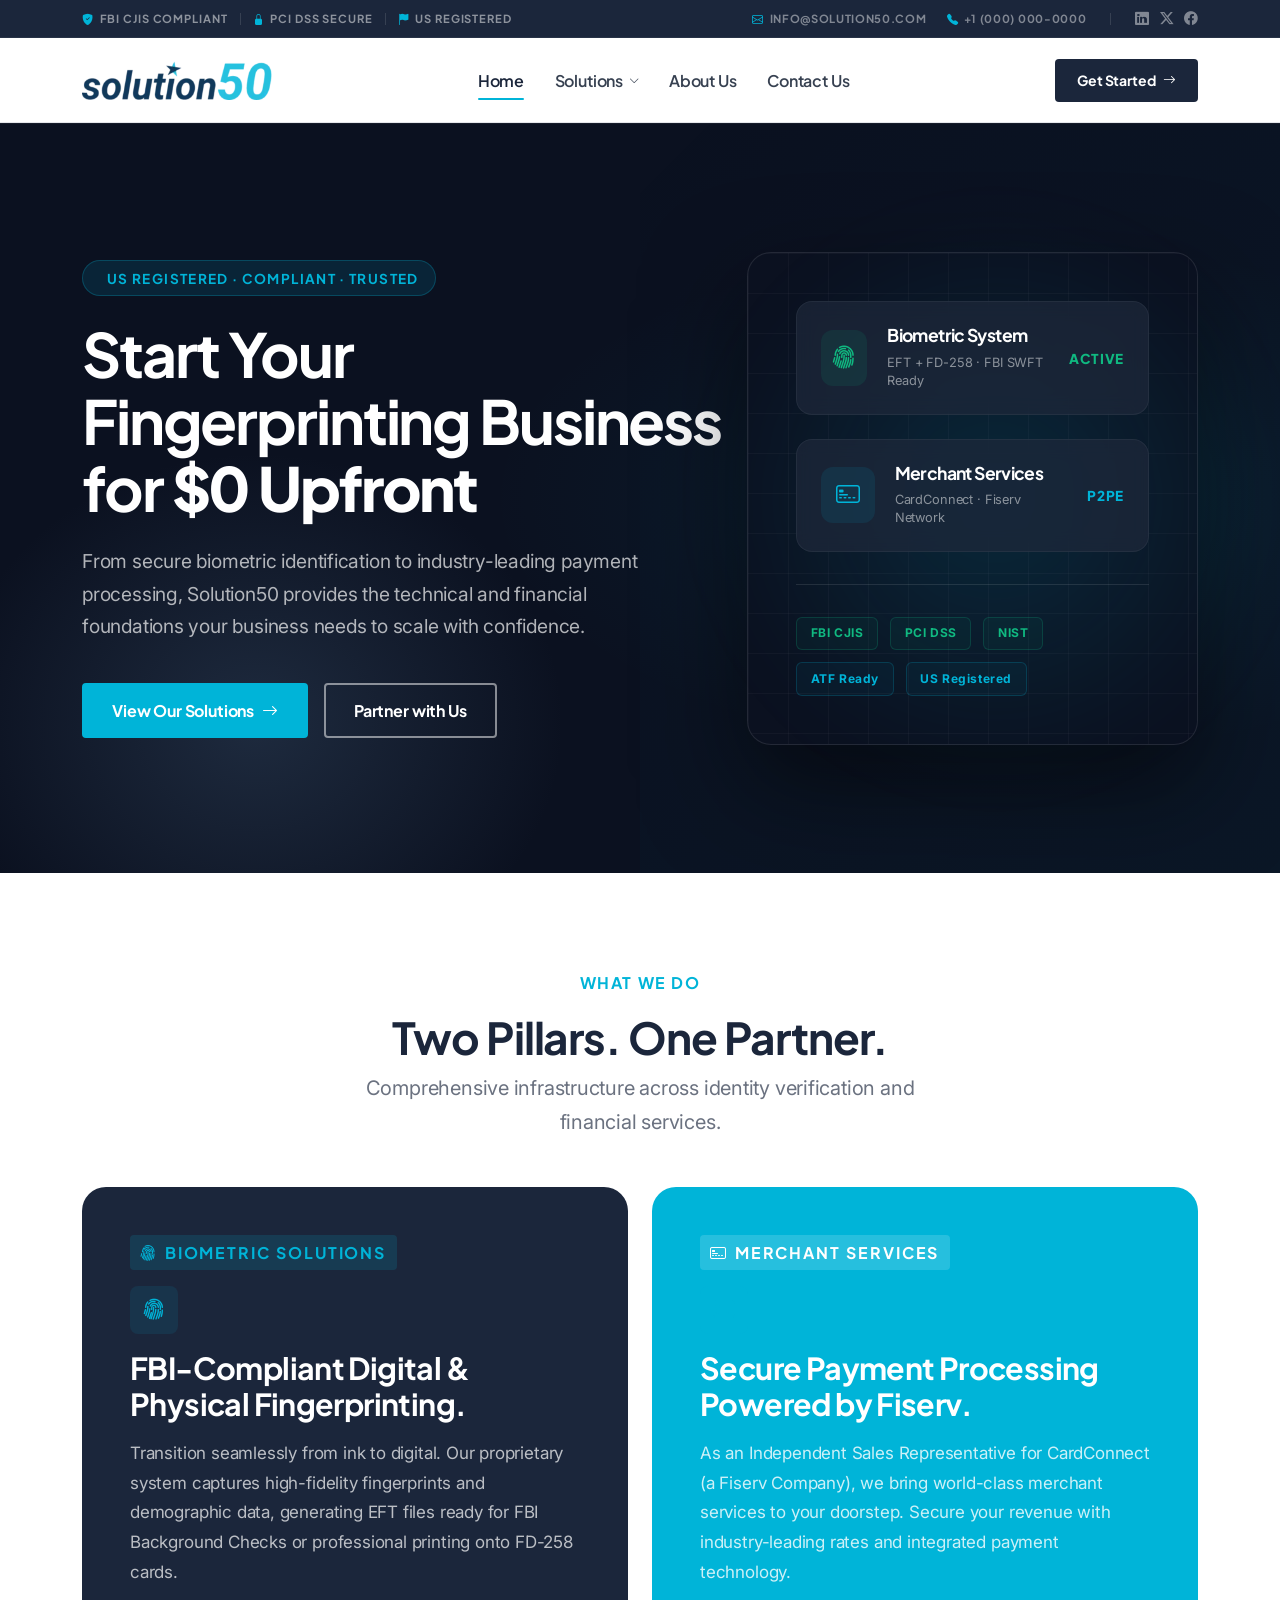
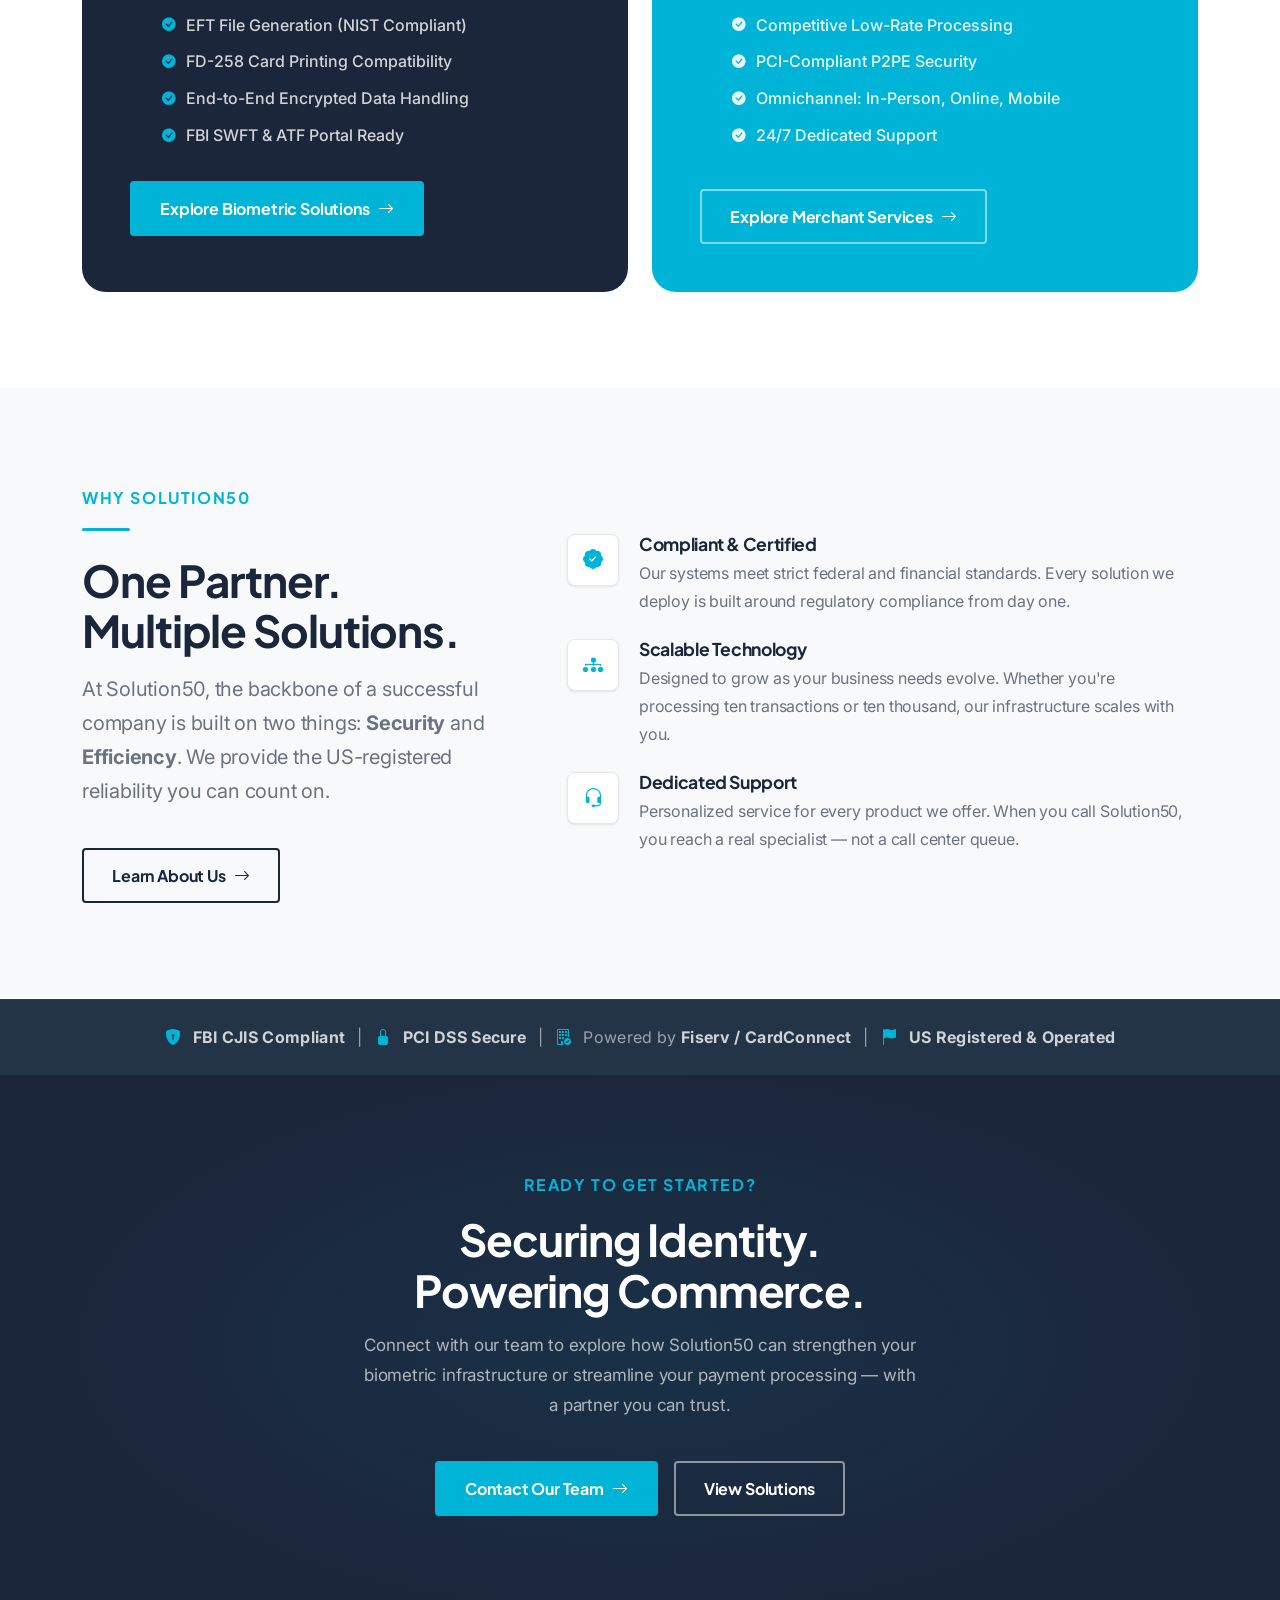
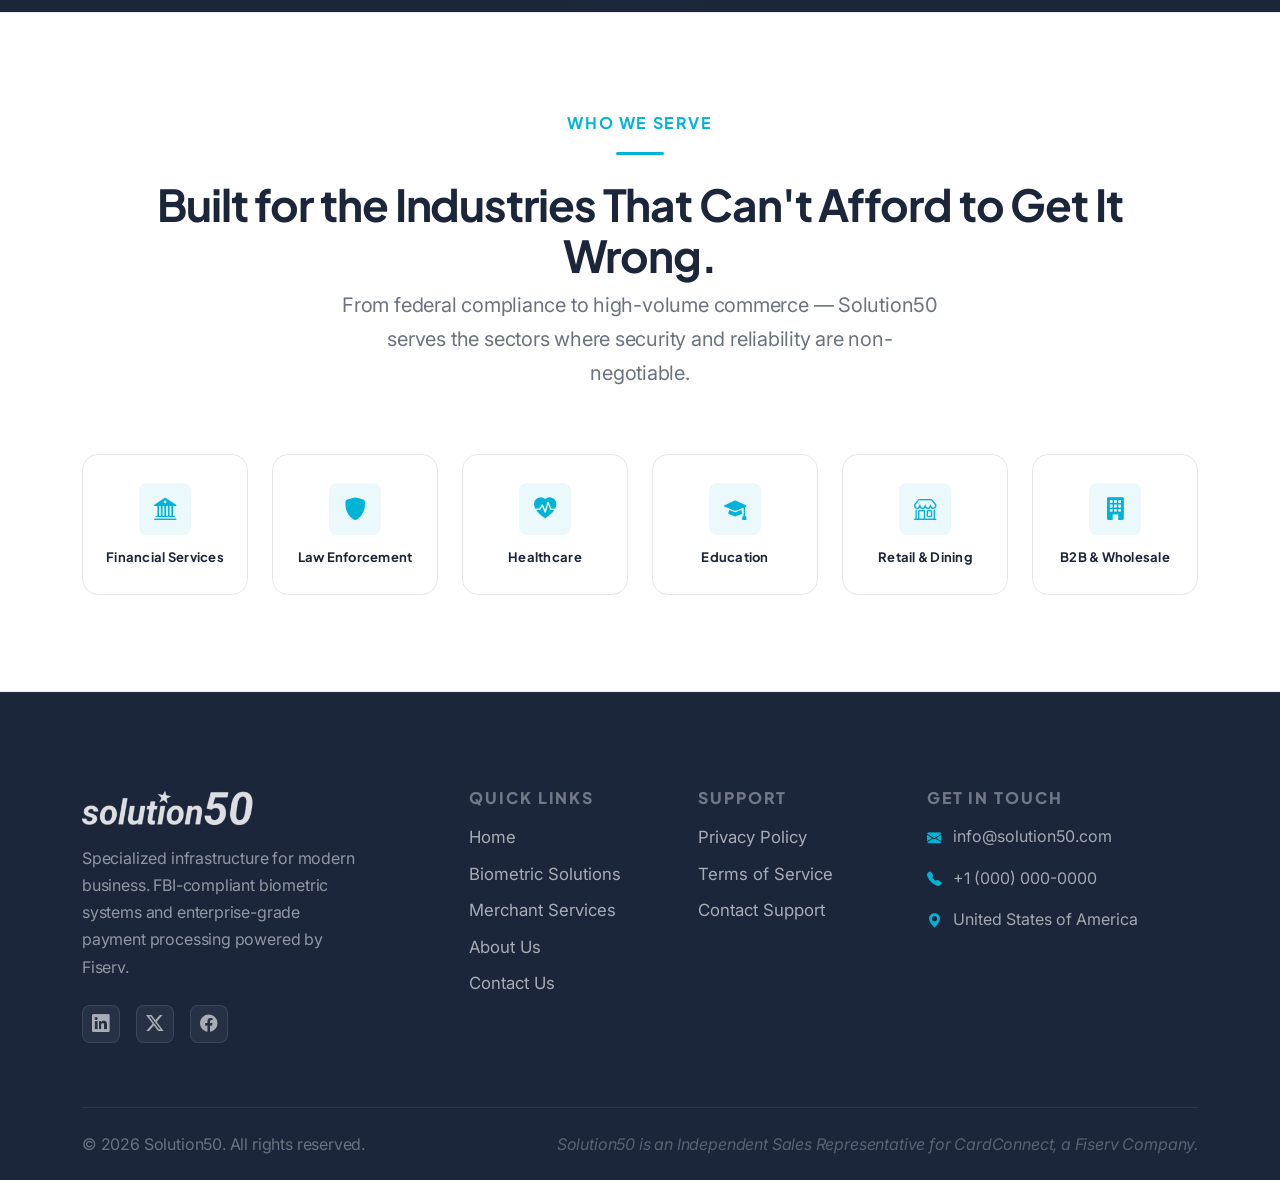
<file: index.html>
<!DOCTYPE html>
<html lang="en">

<head>
    <meta charset="UTF-8">
    <meta name="viewport" content="width=device-width, initial-scale=1.0">
    <title>Solution50 — Specialized Infrastructure for Modern Business</title>
    <meta name="description"
        content="Solution50 provides biometric identity infrastructure and secure payment processing. FBI-compliant fingerprinting systems and merchant banking powered by Fiserv">

    <!-- Bootstrap 5 CSS -->
    <link href="https://cdn.jsdelivr.net/npm/bootstrap@5.3.3/dist/css/bootstrap.min.css" rel="stylesheet">
    <!-- Bootstrap Icons -->
    <link href="https://cdn.jsdelivr.net/npm/bootstrap-icons@1.11.3/font/bootstrap-icons.min.css" rel="stylesheet">
    <!-- Custom Styles -->
    <link href="style.css?v=1.1" rel="stylesheet">
</head>

<body>

    <!-- ============================================================
     NAVBAR
     ============================================================ -->
    <header class="s50-header" role="banner">

        <!-- Top utility bar -->
        <div class="s50-topbar">
            <div class="container">
                <div class="topbar-inner">
                    <div class="topbar-left">
                        <span><i class="bi bi-shield-fill-check"></i> FBI CJIS Compliant</span>
                        <span class="topbar-divider"></span>
                        <span><i class="bi bi-lock-fill"></i> PCI DSS Secure</span>
                        <span class="topbar-divider"></span>
                        <span><i class="bi bi-flag-fill"></i> US Registered</span>
                    </div>
                    <div class="topbar-right">
                        <div class="topbar-contact">
                            <a href="mailto:info@solution50.com"><i class="bi bi-envelope"></i> info@solution50.com</a>
                            <a href="tel:+10000000000"><i class="bi bi-telephone-fill"></i> +1 (000) 000-0000</a>
                        </div>
                        <span class="topbar-divider"></span>
                        <div class="topbar-socials">
                            <a href="#" aria-label="LinkedIn"><i class="bi bi-linkedin"></i></a>
                            <a href="#" aria-label="Twitter"><i class="bi bi-twitter-x"></i></a>
                            <a href="#" aria-label="Facebook"><i class="bi bi-facebook"></i></a>
                        </div>
                    </div>
                </div>
            </div>
        </div>

        <!-- Main navbar -->
        <nav class="s50-navbar" aria-label="Primary navigation">
            <div class="container">

                <!-- Logo -->
                <a class="navbar-brand" href="index.html" aria-label="Solution50 Home">
                    <img src="assets/img/logo.webp" alt="Solution50" width="160" height="34">
                </a>

                <!-- Desktop nav links -->
                <ul class="nav-links" role="list">
                    <li><a href="index.html" class="nav-link">Home</a></li>

                    <!-- Solutions dropdown -->
                    <li class="nav-has-dropdown">
                        <button class="nav-link nav-dropdown-trigger" aria-expanded="false" aria-haspopup="true">
                            Solutions <i class="bi bi-chevron-down nav-chevron"></i>
                        </button>
                        <div class="nav-dropdown" role="region">
                            <a href="biometric-solutions.html" class="nav-dropdown-item">
                                <div class="dropdown-item-icon">
                                    <i class="bi bi-fingerprint"></i>
                                </div>
                                <div class="dropdown-item-body">
                                    <span class="dropdown-item-title">Biometric System</span>
                                    <span class="dropdown-item-desc">FBI-compliant EFT & FD-258 printing</span>
                                </div>
                            </a>
                            <a href="merchant-services.html" class="nav-dropdown-item">
                                <div class="dropdown-item-icon">
                                    <i class="bi bi-credit-card-2-front"></i>
                                </div>
                                <div class="dropdown-item-body">
                                    <span class="dropdown-item-title">Merchant Services</span>
                                    <span class="dropdown-item-desc">CardConnect payments via Fiserv</span>
                                </div>
                            </a>
                        </div>
                    </li>

                    <li><a href="about.html" class="nav-link">About Us</a></li>
                    <li><a href="contact.html" class="nav-link">Contact Us</a></li>
                </ul>

                <!-- Desktop CTA -->
                <a href="contact.html" class="nav-cta">
                    Get Started <i class="bi bi-arrow-right"></i>
                </a>

                <!-- Mobile toggle -->
                <button class="nav-toggle" id="navToggle" aria-expanded="false" aria-label="Open menu">
                    <span class="toggle-bar"></span>
                    <span class="toggle-bar"></span>
                    <span class="toggle-bar"></span>
                </button>

            </div>
        </nav>

        <!-- Mobile menu -->
        <div class="mobile-menu" id="mobileMenu" aria-hidden="true">
            <div class="mobile-menu-inner">

                <div class="mobile-nav-group">
                    <span class="mobile-nav-label">Navigate</span>
                    <a href="index.html" class="mobile-nav-link">
                        <i class="bi bi-house-fill"></i> Home
                    </a>
                    <a href="about.html" class="mobile-nav-link">
                        <i class="bi bi-building"></i> About Us
                    </a>
                    <a href="contact.html" class="mobile-nav-link">
                        <i class="bi bi-envelope"></i> Contact Us
                    </a>
                </div>

                <div class="mobile-nav-group">
                    <span class="mobile-nav-label">Solutions</span>
                    <a href="biometric-solutions.html" class="mobile-nav-link">
                        <i class="bi bi-fingerprint"></i> Biometric System
                        <span class="mobile-nav-badge">EFT · FD-258</span>
                    </a>
                    <a href="merchant-services.html" class="mobile-nav-link">
                        <i class="bi bi-credit-card-2-front"></i> Merchant Services
                        <span class="mobile-nav-badge">Fiserv · CardConnect</span>
                    </a>
                </div>

                <div class="mobile-menu-cta">
                    <a href="contact.html" class="mobile-cta-btn">
                        Get Started <i class="bi bi-arrow-right"></i>
                    </a>
                    <a href="mailto:info@solution50.com" class="mobile-contact-link">
                        <i class="bi bi-envelope"></i> info@solution50.com
                    </a>
                </div>

            </div>
        </div>

    </header>

    <main>
        <!-- ============================================================
     HERO
     ============================================================ -->
        <!-- <section class="hero-main" aria-labelledby="hero-heading">
        <div class="container position-relative">
            <div class="row align-items-center">
                <div class="col-lg-7">
                    <div class="hero-badge animate-fade-up">
                        <i class="bi bi-shield-check-fill"></i>
                        US Registered · Compliant · Trusted
                    </div>

                    <h1 id="hero-heading" class="animate-fade-up delay-1">
                        Specialized Infrastructure<br>
                        for Modern Business.
                    </h1>

                    <p class="hero-sub animate-fade-up delay-2">
                        From secure biometric identification to industry-leading payment processing, Solution50 provides
                        the technical and financial foundations your business needs to scale with confidence.
                    </p>

                    <div class="hero-actions animate-fade-up delay-3">
                        <a href="biometric-solutions.html" class="btn-primary-s50">
                            View Our Solutions <i class="bi bi-arrow-right"></i>
                        </a>
                        <a href="contact.html" class="btn-outline-white">
                            Partner with Us
                        </a>
                    </div>
                </div>
                <div class="col-lg-5 d-none d-lg-block">
                    <div class="hero-visual-wrap animate-fade-up delay-2">
                        <img src="assets/img/hero-visual.png" alt="Biometric Security and Fintech Illustration"
                            class="hero-visual-img">
                        <div class="visual-glow"></div>
                    </div>
                </div>
            </div>
        </div>
    </section> -->

        <!-- ============================================================
     DASHBOARD HERO (Secondary)
     ============================================================ -->
        <section class="hero-main hero-secondary" aria-labelledby="dashboard-heading">
            <div class="container position-relative">
                <div class="row align-items-center">
                    <div class="col-lg-7">
                        <div class="hero-badge animate-fade-up">
                            <i class="bi bi-shield-check-fill"></i>
                            US Registered · Compliant · Trusted
                        </div>

                        <h1 id="dashboard-heading" class="animate-fade-up delay-1 text-white mb-4">
                            <a class="text-white" href="biometric-solutions.html">Start Your Fingerprinting Business for
                                <strong>$0
                                    Upfront</strong></a>
                        </h1>

                        <p class="hero-sub animate-fade-up delay-2">
                            From secure biometric identification to industry-leading payment processing, Solution50
                            provides
                            the technical and financial foundations your business needs to scale with confidence.
                        </p>

                        <div class="hero-actions animate-fade-up delay-3">
                            <a href="biometric-solutions.html" class="btn-primary-s50">
                                View Our Solutions <i class="bi bi-arrow-right"></i>
                            </a>
                            <a href="contact.html" class="btn-outline-white">
                                Partner with Us
                            </a>
                        </div>
                    </div>
                    <div class="col-lg-5 d-none d-lg-block">
                        <div class="hero-visual-wrap animate-fade-up delay-2">
                            <div class="hero-dashboard">
                                <div class="dashboard-cards">
                                    <!-- Card 1 -->
                                    <a href="biometric-solutions.html" class="db-card">
                                        <div class="db-icon">
                                            <i class="bi bi-fingerprint"></i>
                                        </div>
                                        <div class="db-content">
                                            <h2 class="text-white fs-md fw-bold font-display">Biometric System</h2>
                                            <p>EFT + FD-258 · FBI SWFT Ready</p>
                                        </div>
                                        <div class="db-status">Active</div>
                                    </a>

                                    <!-- Card 2 -->
                                    <a href="merchant-services.html" class="db-card">
                                        <div class="db-icon blue">
                                            <i class="bi bi-credit-card-2-front"></i>
                                        </div>
                                        <div class="db-content">
                                            <h2 class="text-white fs-md fw-bold font-display">Merchant Services
                                            </h2>
                                            <p>CardConnect · Fiserv Network</p>
                                        </div>
                                        <div class="db-status blue">P2PE</div>
                                    </a>
                                </div>

                                <div class="dashboard-footer">
                                    <div class="db-tag">FBI CJIS</div>
                                    <div class="db-tag">PCI DSS</div>
                                    <div class="db-tag">NIST</div>
                                    <div class="db-tag blue">ATF Ready</div>
                                    <div class="db-tag blue">US Registered</div>
                                </div>
                            </div>
                            <div class="visual-glow"></div>
                        </div>
                    </div>
                </div>
            </div>
        </section>

        <!-- ============================================================
     TWO PILLARS
     ============================================================ -->
        <section class="pillars-section" aria-labelledby="pillars-heading">
            <div class="container">
                <div class="section-header centered mb-5" data-animate data-delay="0">
                    <span class="eyebrow">What We Do</span>
                    <h2 id="pillars-heading">Two Pillars. One Partner.</h2>
                    <p class="lead">Comprehensive infrastructure across identity verification and financial services.
                    </p>
                </div>

                <div class="row g-4">
                    <!-- Pillar 1: Biometric -->
                    <div class="col-lg-6" data-animate data-delay="100">
                        <div class="pillar-card pillar-card-bio h-100">
                            <div class="pillar-tag pillar-tag-bio mb-3">
                                <i class="bi bi-fingerprint"></i> Biometric Solutions
                            </div>

                            <div class="card-icon mb-3">
                                <i class="bi bi-fingerprint"></i>
                            </div>

                            <h3>FBI-Compliant Digital &amp; Physical Fingerprinting.</h3>
                            <p class="mt-3">
                                Transition seamlessly from ink to digital. Our proprietary system captures high-fidelity
                                fingerprints and demographic data, generating EFT files ready for FBI Background Checks
                                or
                                professional printing onto FD-258 cards.
                            </p>

                            <ul class="pillar-features">
                                <li class="pillar-feature">
                                    <i class="bi bi-check-circle-fill"></i>
                                    EFT File Generation (NIST Compliant)
                                </li>
                                <li class="pillar-feature">
                                    <i class="bi bi-check-circle-fill"></i>
                                    FD-258 Card Printing Compatibility
                                </li>
                                <li class="pillar-feature">
                                    <i class="bi bi-check-circle-fill"></i>
                                    End-to-End Encrypted Data Handling
                                </li>
                                <li class="pillar-feature">
                                    <i class="bi bi-check-circle-fill"></i>
                                    FBI SWFT & ATF Portal Ready
                                </li>
                            </ul>

                            <a href="biometric-solutions.html" class="btn-primary-s50">
                                Explore Biometric Solutions <i class="bi bi-arrow-right"></i>
                            </a>
                        </div>
                    </div>

                    <!-- Pillar 2: Payments -->
                    <div class="col-lg-6" data-animate data-delay="200">
                        <div class="pillar-card pillar-card-pay h-100">
                            <div class="pillar-tag pillar-tag-pay mb-3">
                                <i class="bi bi-credit-card-2-front"></i> Merchant Services
                            </div>

                            <div class="card-icon mb-3">
                                <i class="bi bi-credit-card-2-front"></i>
                            </div>

                            <h3>Secure Payment Processing Powered by Fiserv.</h3>
                            <p class="mt-3">
                                As an Independent Sales Representative for CardConnect (a Fiserv Company), we bring
                                world-class merchant services to your doorstep. Secure your revenue with
                                industry-leading
                                rates and integrated payment technology.
                            </p>

                            <ul class="pillar-features">
                                <li class="pillar-feature">
                                    <i class="bi bi-check-circle-fill"></i>
                                    Competitive Low-Rate Processing
                                </li>
                                <li class="pillar-feature">
                                    <i class="bi bi-check-circle-fill"></i>
                                    PCI-Compliant P2PE Security
                                </li>
                                <li class="pillar-feature">
                                    <i class="bi bi-check-circle-fill"></i>
                                    Omnichannel: In-Person, Online, Mobile
                                </li>
                                <li class="pillar-feature">
                                    <i class="bi bi-check-circle-fill"></i>
                                    24/7 Dedicated Support
                                </li>
                            </ul>

                            <a href="merchant-services.html" class="btn-outline-white mt-2">
                                Explore Merchant Services <i class="bi bi-arrow-right"></i>
                            </a>
                        </div>
                    </div>
                </div>
            </div>
        </section>

        <!-- ============================================================
     WHY SOLUTION50
     ============================================================ -->
        <section class="why-section" aria-labelledby="why-heading">
            <div class="container">
                <div class="row align-items-center g-5">
                    <div class="col-lg-5" data-animate data-delay="0">
                        <span class="eyebrow">Why Solution50</span>
                        <span class="teal-line"></span>
                        <h2 id="why-heading">One Partner.<br>Multiple Solutions.</h2>
                        <p class="lead mt-3">
                            At Solution50, the backbone of a successful company is built on two things:
                            <strong>Security</strong> and <strong>Efficiency</strong>. We provide the US-registered
                            reliability you can count on.
                        </p>
                        <a href="about.html" class="btn-secondary-s50 mt-4">Learn About Us <i
                                class="bi bi-arrow-right"></i></a>
                    </div>

                    <div class="col-lg-7">
                        <div class="row g-4">
                            <div class="col-12" data-animate data-delay="100">
                                <div class="why-point">
                                    <div class="why-point-icon">
                                        <i class="bi bi-patch-check-fill"></i>
                                    </div>
                                    <div class="why-point-body">
                                        <h3 class="fs-md fw-bold font-display mb-1">Compliant &amp; Certified</h3>
                                        <p>Our systems meet strict federal and financial standards. Every solution we
                                            deploy
                                            is built around regulatory compliance from day one.</p>
                                    </div>
                                </div>
                            </div>
                            <div class="col-12" data-animate data-delay="200">
                                <div class="why-point">
                                    <div class="why-point-icon">
                                        <i class="bi bi-diagram-3-fill"></i>
                                    </div>
                                    <div class="why-point-body">
                                        <h3 class="fs-md fw-bold font-display mb-1">Scalable Technology</h3>
                                        <p>Designed to grow as your business needs evolve. Whether you're processing ten
                                            transactions or ten thousand, our infrastructure scales with you.</p>
                                    </div>
                                </div>
                            </div>
                            <div class="col-12" data-animate data-delay="300">
                                <div class="why-point">
                                    <div class="why-point-icon">
                                        <i class="bi bi-headset"></i>
                                    </div>
                                    <div class="why-point-body">
                                        <h3 class="fs-md fw-bold font-display mb-1">Dedicated Support</h3>
                                        <p>Personalized service for every product we offer. When you call Solution50,
                                            you
                                            reach a real specialist — not a call center queue.</p>
                                    </div>
                                </div>
                            </div>
                        </div>
                    </div>
                </div>
            </div>
        </section>

        <!-- ============================================================
     COMPLIANCE STRIP
     ============================================================ -->
        <div class="compliance-strip" role="note">
            <div class="container">
                <div class="compliance-inner">
                    <i class="bi bi-shield-lock-fill"></i>
                    <span><strong>FBI CJIS Compliant</strong></span>
                    <span class="strip-divider-inline">|</span>
                    <i class="bi bi-lock-fill"></i>
                    <span><strong>PCI DSS Secure</strong></span>
                    <span class="strip-divider-inline">|</span>
                    <i class="bi bi-building-check"></i>
                    <span>Powered by <strong>Fiserv / CardConnect</strong></span>
                    <span class="strip-divider-inline">|</span>
                    <i class="bi bi-flag-fill"></i>
                    <span><strong>US Registered &amp; Operated</strong></span>
                </div>
            </div>
        </div>

        <!-- ============================================================
     FINAL CTA
     ============================================================ -->
        <section class="cta-section" aria-labelledby="cta-heading">
            <div class="container">
                <div class="row justify-content-center">
                    <div class="col-lg-8" data-animate>
                        <span class="eyebrow text-teal">Ready to Get Started?</span>
                        <h2 id="cta-heading">Securing Identity.<br>Powering Commerce.</h2>
                        <p>Connect with our team to explore how Solution50 can strengthen your biometric infrastructure
                            or
                            streamline your payment processing — with a partner you can trust.</p>
                        <div class="cta-actions">
                            <a href="contact.html" class="btn-primary-s50">
                                Contact Our Team <i class="bi bi-arrow-right"></i>
                            </a>
                            <a href="biometric-solutions.html" class="btn-outline-white">View Solutions</a>
                        </div>
                    </div>
                </div>
            </div>
        </section>

        <!-- ============================================================
     INDUSTRY VERTICALS
     ============================================================ -->
        <section class="verticals-section">
            <div class="container">
                <div class="section-header centered" data-animate>
                    <span class="eyebrow">Who We Serve</span>
                    <span class="teal-line"></span>
                    <h2>Built for the Industries That Can't Afford to Get It Wrong.</h2>
                    <p class="lead">From federal compliance to high-volume commerce — Solution50 serves the sectors
                        where
                        security and reliability are non-negotiable.</p>
                </div>

                <div class="row g-4 mt-2">
                    <div class="col-6 col-md-4 col-lg-2" data-animate data-delay="0">
                        <div class="vertical-card">
                            <div class="vertical-icon"><i class="bi bi-bank2"></i></div>
                            <span>Financial Services</span>
                        </div>
                    </div>
                    <div class="col-6 col-md-4 col-lg-2" data-animate data-delay="80">
                        <div class="vertical-card">
                            <div class="vertical-icon"><i class="bi bi-shield-fill"></i></div>
                            <span>Law Enforcement</span>
                        </div>
                    </div>
                    <div class="col-6 col-md-4 col-lg-2" data-animate data-delay="160">
                        <div class="vertical-card">
                            <div class="vertical-icon"><i class="bi bi-heart-pulse-fill"></i></div>
                            <span>Healthcare</span>
                        </div>
                    </div>
                    <div class="col-6 col-md-4 col-lg-2" data-animate data-delay="240">
                        <div class="vertical-card">
                            <div class="vertical-icon"><i class="bi bi-mortarboard-fill"></i></div>
                            <span>Education</span>
                        </div>
                    </div>
                    <div class="col-6 col-md-4 col-lg-2" data-animate data-delay="320">
                        <div class="vertical-card">
                            <div class="vertical-icon"><i class="bi bi-shop"></i></div>
                            <span>Retail &amp; Dining</span>
                        </div>
                    </div>
                    <div class="col-6 col-md-4 col-lg-2" data-animate data-delay="400">
                        <div class="vertical-card">
                            <div class="vertical-icon"><i class="bi bi-building-fill"></i></div>
                            <span>B2B &amp; Wholesale</span>
                        </div>
                    </div>
                </div>
            </div>
        </section>
    </main>


    <!-- ============================================================
     FOOTER
     ============================================================ -->
    <footer class="s50-footer" role="contentinfo">
        <div class="container">
            <div class="footer-top">
                <div class="footer-brand">
                    <a href="index.html" aria-label="Solution50 Home">
                        <img src="assets/img/logo.webp" alt="Solution50" width="160" height="34">
                    </a>
                    <p class="mt-3">Specialized infrastructure for modern business. FBI-compliant biometric systems and
                        enterprise-grade payment processing powered by Fiserv.</p>
                    <div class="footer-socials mt-4">
                        <a href="#" aria-label="LinkedIn"><i class="bi bi-linkedin"></i></a>
                        <a href="#" aria-label="Twitter"><i class="bi bi-twitter-x"></i></a>
                        <a href="#" aria-label="Facebook"><i class="bi bi-facebook"></i></a>
                    </div>
                </div>

                <div class="footer-col">
                    <h5>Quick Links</h5>
                    <a href="index.html">Home</a>
                    <a href="biometric-solutions.html">Biometric Solutions</a>
                    <a href="merchant-services.html">Merchant Services</a>
                    <a href="about.html">About Us</a>
                    <a href="contact.html">Contact Us</a>
                </div>

                <div class="footer-col">
                    <h5>Support</h5>
                    <a href="privacy.html">Privacy Policy</a>
                    <a href="terms.html">Terms of Service</a>
                    <a href="contact.html">Contact Support</a>
                </div>

                <div class="footer-col">
                    <h5>Get In Touch</h5>
                    <div class="footer-contact-item">
                        <i class="bi bi-envelope-fill"></i>
                        <a href="mailto:info@solution50.com">info@solution50.com</a>
                    </div>
                    <div class="footer-contact-item">
                        <i class="bi bi-telephone-fill"></i>
                        <a href="tel:+10000000000">+1 (000) 000-0000</a>
                    </div>
                    <div class="footer-contact-item">
                        <i class="bi bi-geo-alt-fill"></i>
                        <span>United States of America</span>
                    </div>
                </div>
            </div>

            <div class="footer-bottom">
                <p>© 2026 Solution50. All rights reserved.</p>
                <p class="compliance-note">Solution50 is an Independent Sales Representative for CardConnect, a Fiserv
                    Company.</p>
            </div>
        </div>
    </footer>

    <!-- Bootstrap 5 JS -->
    <script src="https://cdn.jsdelivr.net/npm/bootstrap@5.3.3/dist/js/bootstrap.bundle.min.js"></script>
    <script src="assets/js/script.js"></script>
</body>

</html>
</file>
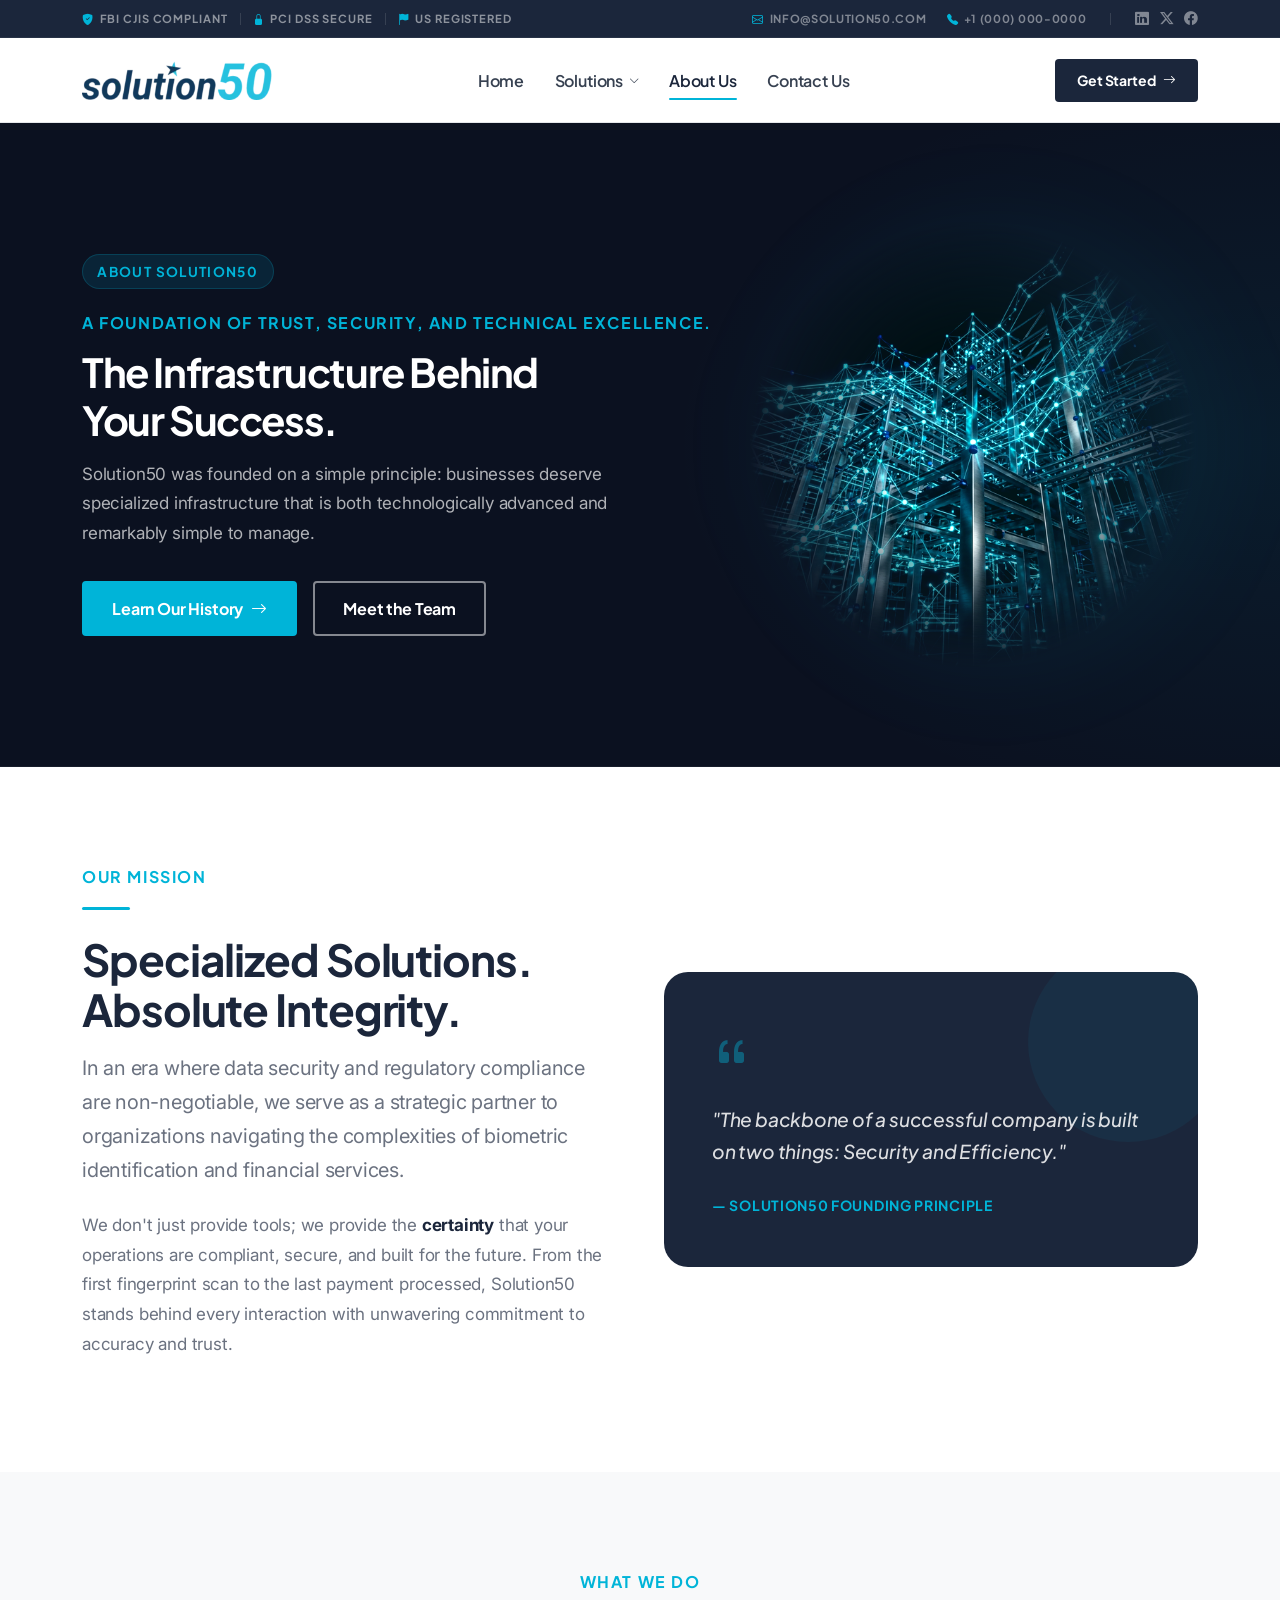
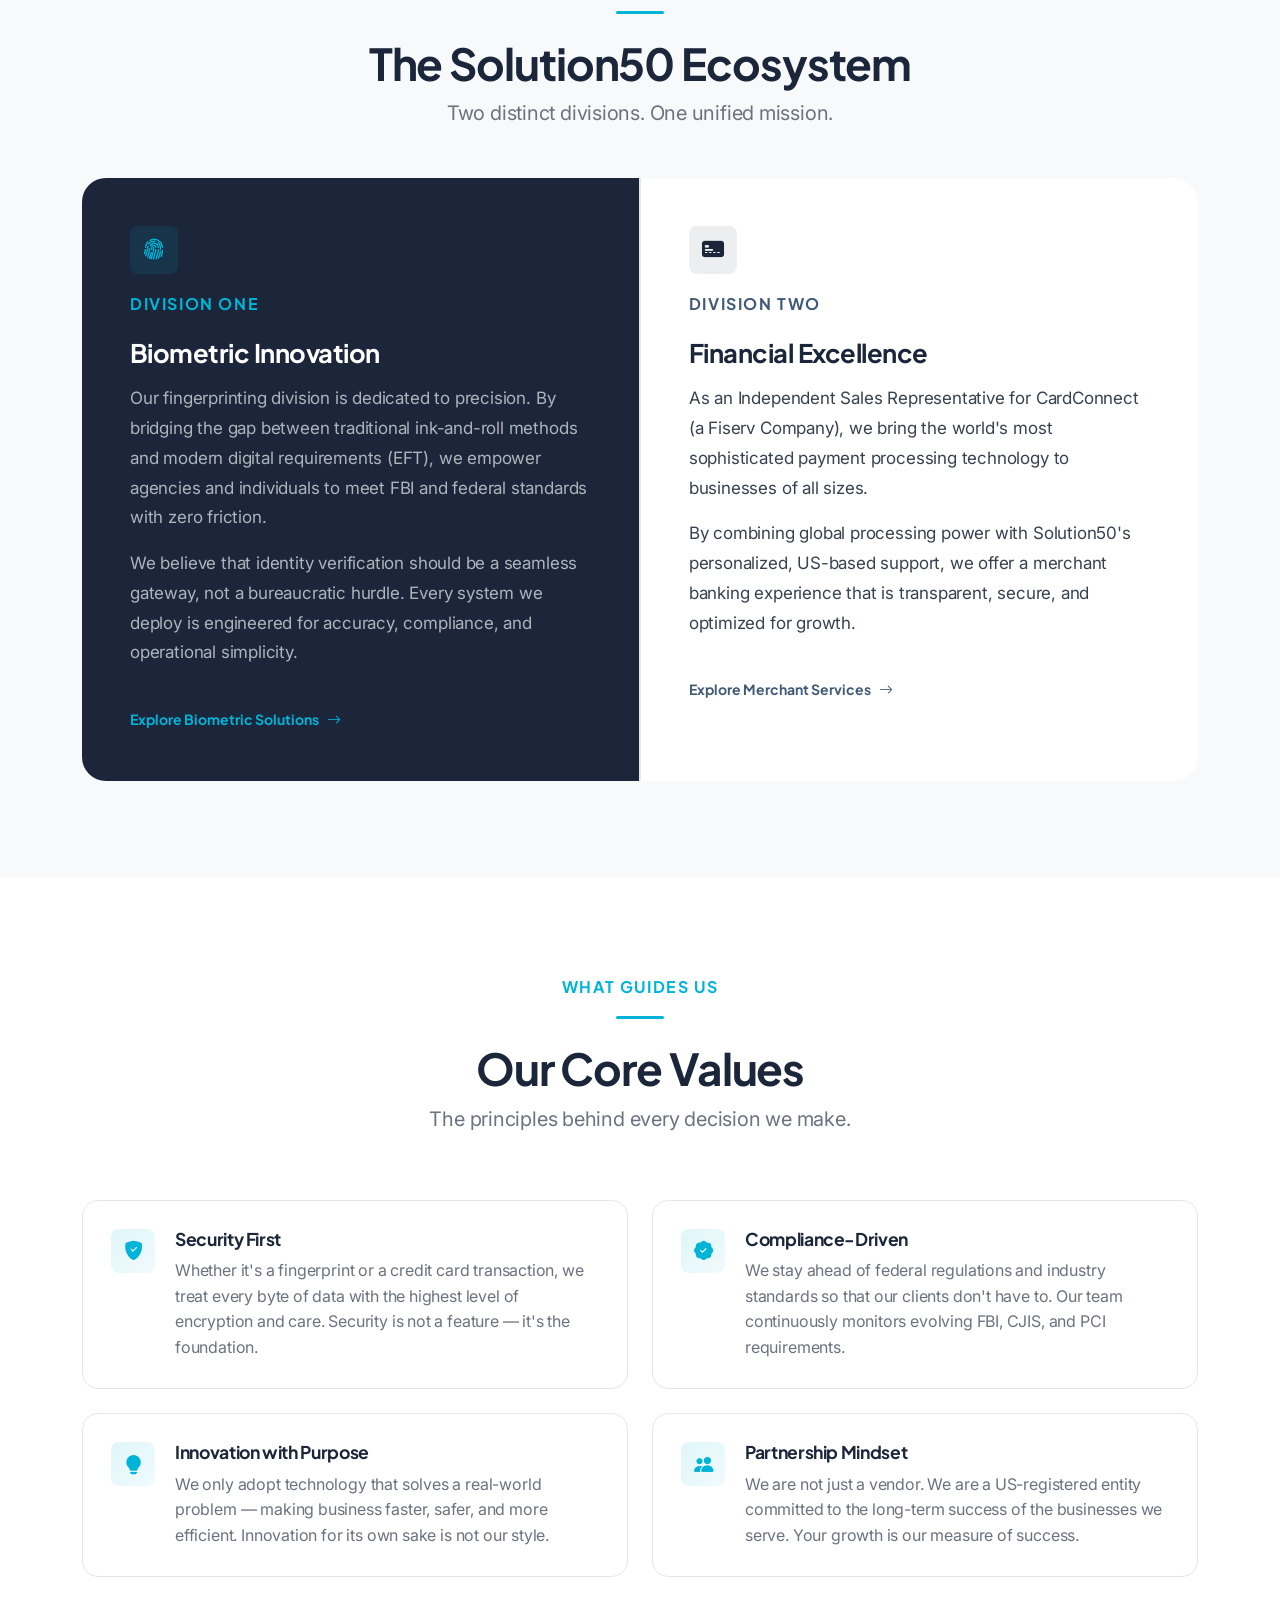
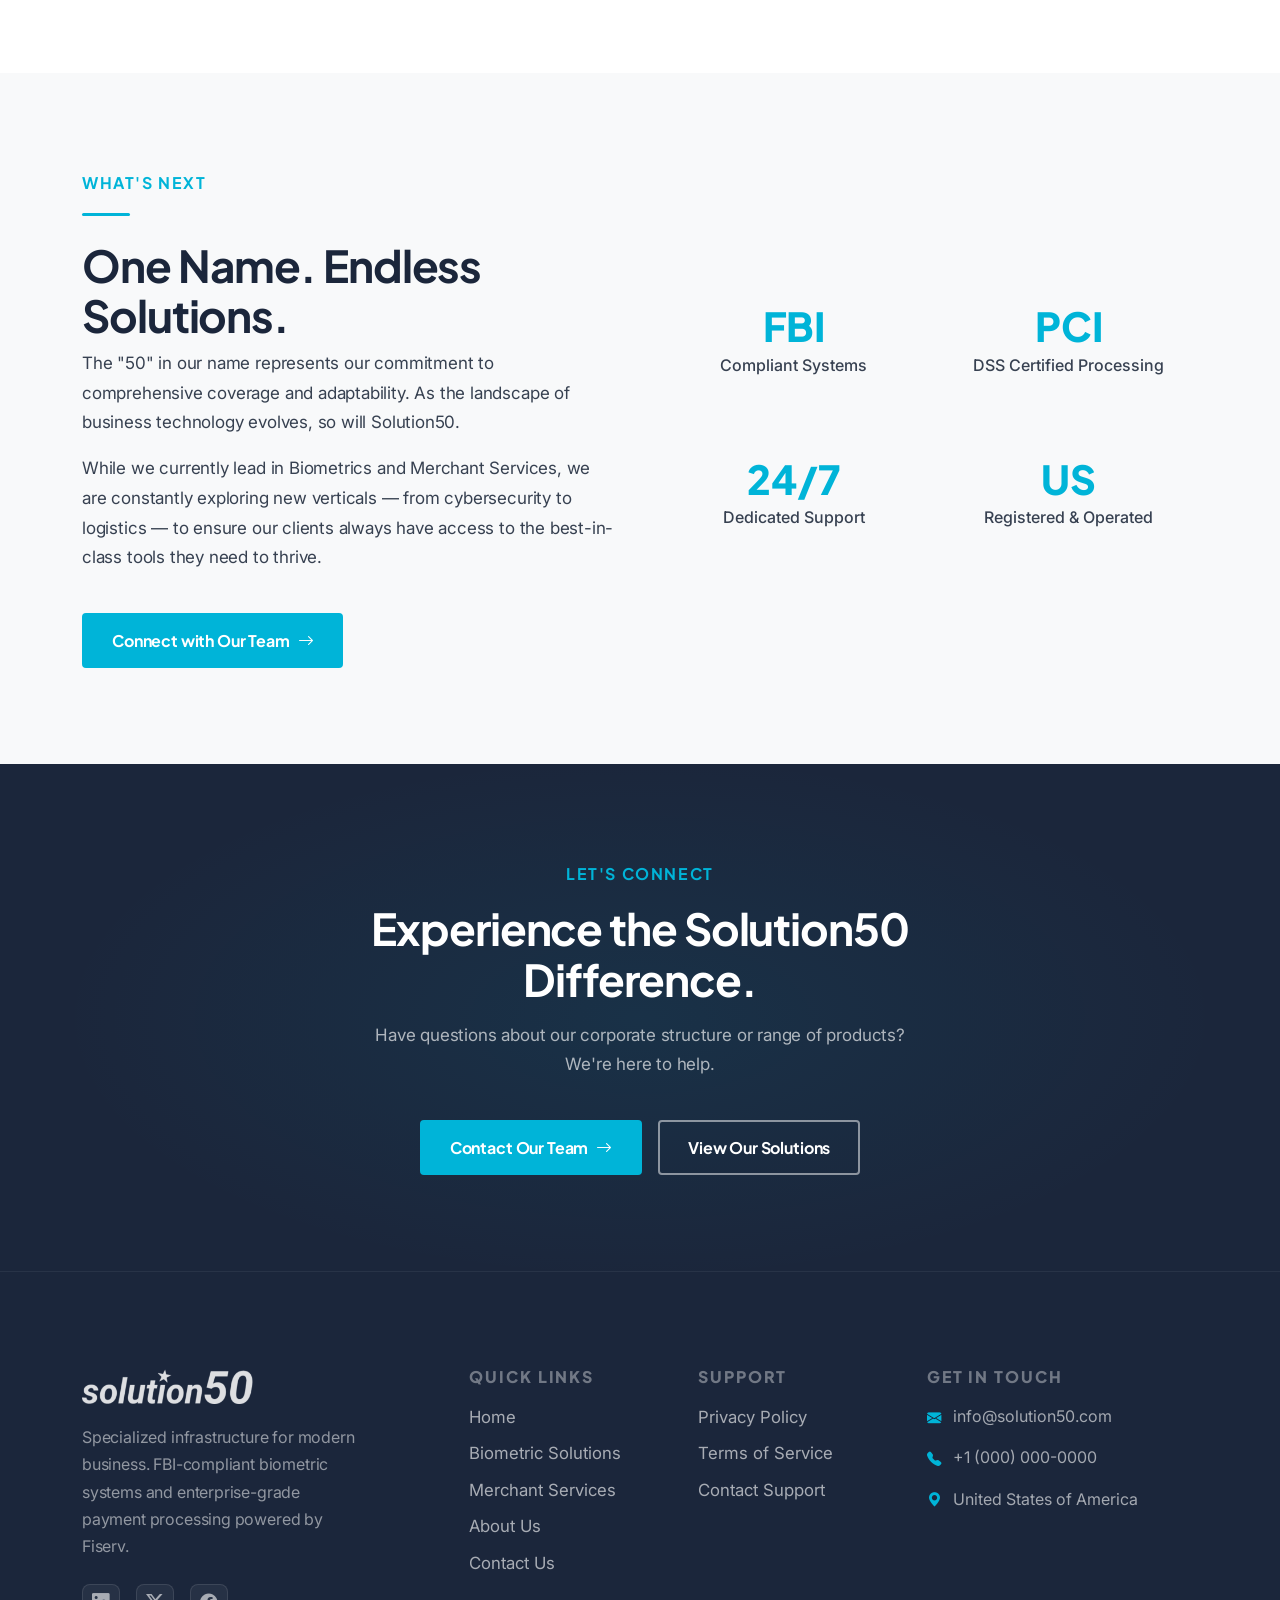
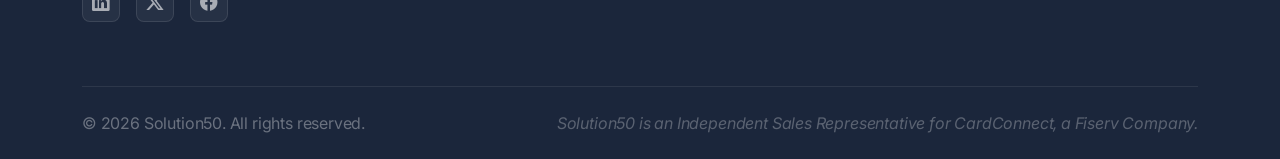
<file: about.html>
<!DOCTYPE html>
<html lang="en">

<head>
    <meta charset="UTF-8">
    <meta name="viewport" content="width=device-width, initial-scale=1.0">
    <title>About Us — Solution50</title>
    <meta name="description"
        content="Learn about Solution50 — a US-registered company providing biometric identity infrastructure and secure payment processing. Securing Identity. Powering Commerce.">

    <link href="https://cdn.jsdelivr.net/npm/bootstrap@5.3.3/dist/css/bootstrap.min.css" rel="stylesheet">
    <link href="https://cdn.jsdelivr.net/npm/bootstrap-icons@1.11.3/font/bootstrap-icons.min.css" rel="stylesheet">
    <link href="style.css?v=1.1" rel="stylesheet">
</head>

<body>

    <header class="s50-header" role="banner">

        <!-- Top utility bar -->
        <div class="s50-topbar">
            <div class="container">
                <div class="topbar-inner">
                    <div class="topbar-left">
                        <span><i class="bi bi-shield-fill-check"></i> FBI CJIS Compliant</span>
                        <span class="topbar-divider"></span>
                        <span><i class="bi bi-lock-fill"></i> PCI DSS Secure</span>
                        <span class="topbar-divider"></span>
                        <span><i class="bi bi-flag-fill"></i> US Registered</span>
                    </div>
                    <div class="topbar-right">
                        <div class="topbar-contact">
                            <a href="mailto:info@solution50.com"><i class="bi bi-envelope"></i> info@solution50.com</a>
                            <a href="tel:+10000000000"><i class="bi bi-telephone-fill"></i> +1 (000) 000-0000</a>
                        </div>
                        <span class="topbar-divider"></span>
                        <div class="topbar-socials">
                            <a href="#" aria-label="LinkedIn"><i class="bi bi-linkedin"></i></a>
                            <a href="#" aria-label="Twitter"><i class="bi bi-twitter-x"></i></a>
                            <a href="#" aria-label="Facebook"><i class="bi bi-facebook"></i></a>
                        </div>
                    </div>
                </div>
            </div>
        </div>

        <!-- Main navbar -->
        <nav class="s50-navbar" aria-label="Primary navigation">
            <div class="container">

                <!-- Logo -->
                <a class="navbar-brand" href="index.html" aria-label="Solution50 Home">
                    <img src="assets/img/logo.webp" alt="Solution50" width="160" height="34">
                </a>

                <!-- Desktop nav links -->
                <ul class="nav-links" role="list">
                    <li><a href="index.html" class="nav-link">Home</a></li>

                    <!-- Solutions dropdown -->
                    <li class="nav-has-dropdown">
                        <button class="nav-link nav-dropdown-trigger" aria-expanded="false" aria-haspopup="true">
                            Solutions <i class="bi bi-chevron-down nav-chevron"></i>
                        </button>
                        <div class="nav-dropdown" role="region">
                            <a href="biometric-solutions.html" class="nav-dropdown-item">
                                <div class="dropdown-item-icon">
                                    <i class="bi bi-fingerprint"></i>
                                </div>
                                <div class="dropdown-item-body">
                                    <span class="dropdown-item-title">Biometric System</span>
                                    <span class="dropdown-item-desc">FBI-compliant EFT & FD-258 printing</span>
                                </div>
                            </a>
                            <a href="merchant-services.html" class="nav-dropdown-item">
                                <div class="dropdown-item-icon">
                                    <i class="bi bi-credit-card-2-front"></i>
                                </div>
                                <div class="dropdown-item-body">
                                    <span class="dropdown-item-title">Merchant Services</span>
                                    <span class="dropdown-item-desc">CardConnect payments via Fiserv</span>
                                </div>
                            </a>
                        </div>
                    </li>

                    <li><a href="about.html" class="nav-link">About Us</a></li>
                    <li><a href="contact.html" class="nav-link">Contact Us</a></li>
                </ul>

                <!-- Desktop CTA -->
                <a href="contact.html" class="nav-cta">
                    Get Started <i class="bi bi-arrow-right"></i>
                </a>

                <!-- Mobile toggle -->
                <button class="nav-toggle" id="navToggle" aria-expanded="false" aria-label="Open menu">
                    <span class="toggle-bar"></span>
                    <span class="toggle-bar"></span>
                    <span class="toggle-bar"></span>
                </button>

            </div>
        </nav>

        <!-- Mobile menu -->
        <div class="mobile-menu" id="mobileMenu" aria-hidden="true">
            <div class="mobile-menu-inner">

                <div class="mobile-nav-group">
                    <span class="mobile-nav-label">Navigate</span>
                    <a href="index.html" class="mobile-nav-link">
                        <i class="bi bi-house-fill"></i> Home
                    </a>
                    <a href="about.html" class="mobile-nav-link">
                        <i class="bi bi-building"></i> About Us
                    </a>
                    <a href="contact.html" class="mobile-nav-link">
                        <i class="bi bi-envelope"></i> Contact Us
                    </a>
                </div>

                <div class="mobile-nav-group">
                    <span class="mobile-nav-label">Solutions</span>
                    <a href="biometric-solutions.html" class="mobile-nav-link">
                        <i class="bi bi-fingerprint"></i> Biometric System
                        <span class="mobile-nav-badge">EFT · FD-258</span>
                    </a>
                    <a href="merchant-services.html" class="mobile-nav-link">
                        <i class="bi bi-credit-card-2-front"></i> Merchant Services
                        <span class="mobile-nav-badge">Fiserv · CardConnect</span>
                    </a>
                </div>

                <div class="mobile-menu-cta">
                    <a href="contact.html" class="mobile-cta-btn">
                        Get Started <i class="bi bi-arrow-right"></i>
                    </a>
                    <a href="mailto:info@solution50.com" class="mobile-contact-link">
                        <i class="bi bi-envelope"></i> info@solution50.com
                    </a>
                </div>

            </div>
        </div>

    </header>

    <main>
    <!-- HERO -->
    <section class="hero-inner" aria-labelledby="about-hero-heading">
        <div class="container position-relative">
            <div class="row align-items-center">
                <div class="col-lg-7">
                    <div class="hero-tag">About Solution50</div>
                    <span class="eyebrow">A foundation of trust, security, and technical excellence.</span>
                    <h1 id="about-hero-heading">The Infrastructure Behind<br>Your Success.</h1>
                    <p class="mt-3">
                        Solution50 was founded on a simple principle: businesses deserve specialized infrastructure that
                        is both technologically advanced and remarkably simple to manage.
                    </p>
                    <div class="hero-actions mt-4">
                        <a href="contact.html" class="btn-primary-s50">Learn Our History <i
                                class="bi bi-arrow-right"></i></a>
                        <a href="contact.html" class="btn-outline-white">Meet the Team</a>
                    </div>
                </div>
                <div class="col-lg-5 d-none d-lg-block">
                    <div class="hero-visual-wrap animate-fade-up">
                        <img src="assets/img/about-hero.png" alt="Corporate Architecture Illustration"
                            class="hero-visual-img">
                        <div class="visual-glow"></div>
                    </div>
                </div>
            </div>
        </div>
    </section>

    <!-- MISSION -->
    <section class="section" aria-labelledby="mission-heading">
        <div class="container">
            <div class="row align-items-center g-5">
                <div class="col-lg-6" data-animate>
                    <span class="eyebrow">Our Mission</span>
                    <span class="teal-line"></span>
                    <h2 id="mission-heading">Specialized Solutions. Absolute Integrity.</h2>
                    <p class="lead mt-3">
                        In an era where data security and regulatory compliance are non-negotiable, we serve as a
                        strategic partner to organizations navigating the complexities of biometric identification and
                        financial services.
                    </p>
                    <p class="text-light mt-4">
                        We don't just provide tools; we provide the <strong class="text-navy">certainty</strong> that
                        your operations are compliant, secure, and built for the future. From the first fingerprint scan
                        to the last payment processed, Solution50 stands behind every interaction with unwavering
                        commitment to accuracy and trust.
                    </p>
                </div>

                <div class="col-lg-6" data-animate data-delay="150">
                    <div class="about-quote-box">
                        <div class="quote-box-accent"></div>
                        <blockquote class="m-0 position-relative z-1">
                            <i class="bi bi-quote quote-icon"></i>
                            <p class="quote-text">
                                "The backbone of a successful company is built on two things: Security and Efficiency."
                            </p>
                            <footer class="mt-4">
                                <span class="quote-author">— Solution50 Founding Principle</span>
                            </footer>
                        </blockquote>
                    </div>
                </div>
            </div>
        </div>
    </section>

    <!-- ECOSYSTEM -->
    <section class="section section-muted" aria-labelledby="ecosystem-heading">
        <div class="container">
            <div class="section-header centered" data-animate>
                <span class="eyebrow">What We Do</span>
                <span class="teal-line"></span>
                <h2 id="ecosystem-heading">The Solution50 Ecosystem</h2>
                <p class="lead">Two distinct divisions. One unified mission.</p>
            </div>

            <div class="mt-5 ecosystem-split" data-animate data-delay="100">
                <div class="ecosystem-pane dark">
                    <div class="card-icon mb-3">
                        <i class="bi bi-fingerprint"></i>
                    </div>
                    <span class="eyebrow">Division One</span>
                    <h3 class="mt-1 mb-3">Biometric Innovation</h3>
                    <p>
                        Our fingerprinting division is dedicated to precision. By bridging the gap between traditional
                        ink-and-roll methods and modern digital requirements (EFT), we empower agencies and individuals
                        to meet FBI and federal standards with zero friction.
                    </p>
                    <p class="mt-3">
                        We believe that identity verification should be a seamless gateway, not a bureaucratic hurdle.
                        Every system we deploy is engineered for accuracy, compliance, and operational simplicity.
                    </p>
                    <a href="biometric-solutions.html" class="pane-link-teal">
                        Explore Biometric Solutions <i class="bi bi-arrow-right"></i>
                    </a>
                </div>

                <div class="ecosystem-pane">
                    <div class="card-icon mb-3 bg-navy-light text-navy">
                        <i class="bi bi-credit-card-2-front-fill"></i>
                    </div>
                    <span class="eyebrow text-blue">Division Two</span>
                    <h3 class="mt-1 mb-3">Financial Excellence</h3>
                    <p>
                        As an Independent Sales Representative for CardConnect (a Fiserv Company), we bring the world's
                        most sophisticated payment processing technology to businesses of all sizes.
                    </p>
                    <p class="mt-3">
                        By combining global processing power with Solution50's personalized, US-based support, we offer
                        a merchant banking experience that is transparent, secure, and optimized for growth.
                    </p>
                    <a href="merchant-services.html" class="pane-link-blue">
                        Explore Merchant Services <i class="bi bi-arrow-right"></i>
                    </a>
                </div>
            </div>
        </div>
    </section>

    <!-- CORE VALUES -->
    <section class="section" aria-labelledby="values-heading">
        <div class="container">
            <div class="section-header centered" data-animate>
                <span class="eyebrow">What Guides Us</span>
                <span class="teal-line"></span>
                <h2 id="values-heading">Our Core Values</h2>
                <p class="lead">The principles behind every decision we make.</p>
            </div>

            <div class="row g-4 mt-2">
                <div class="col-md-6" data-animate data-delay="0">
                    <div class="value-card h-100">
                        <div class="value-icon">
                            <i class="bi bi-shield-fill-check"></i>
                        </div>
                        <div>
                            <h3 class="fs-md fw-bold font-display mb-2">Security First</h3>
                            <p>Whether it's a fingerprint or a credit card transaction, we treat every byte of data with
                                the highest level of encryption and care. Security is not a feature — it's the
                                foundation.</p>
                        </div>
                    </div>
                </div>

                <div class="col-md-6" data-animate data-delay="100">
                    <div class="value-card h-100">
                        <div class="value-icon">
                            <i class="bi bi-patch-check-fill"></i>
                        </div>
                        <div>
                            <h3 class="fs-md fw-bold font-display mb-2">Compliance-Driven</h3>
                            <p>We stay ahead of federal regulations and industry standards so that our clients don't
                                have to. Our team continuously monitors evolving FBI, CJIS, and PCI requirements.</p>
                        </div>
                    </div>
                </div>

                <div class="col-md-6" data-animate data-delay="200">
                    <div class="value-card h-100">
                        <div class="value-icon">
                            <i class="bi bi-lightbulb-fill"></i>
                        </div>
                        <div>
                            <h3 class="fs-md fw-bold font-display mb-2">Innovation with Purpose</h3>
                            <p>We only adopt technology that solves a real-world problem — making business faster,
                                safer, and more efficient. Innovation for its own sake is not our style.</p>
                        </div>
                    </div>
                </div>

                <div class="col-md-6" data-animate data-delay="300">
                    <div class="value-card h-100">
                        <div class="value-icon">
                            <i class="bi bi-people-fill"></i>
                        </div>
                        <div>
                            <h3 class="fs-md fw-bold font-display mb-2">Partnership Mindset</h3>
                            <p>We are not just a vendor. We are a US-registered entity committed to the long-term
                                success of the businesses we serve. Your growth is our measure of success.</p>
                        </div>
                    </div>
                </div>
            </div>
        </div>
    </section>

    <!-- LOOKING FORWARD -->
    <section class="section section-muted" aria-labelledby="forward-heading">
        <div class="container">
            <div class="row align-items-center g-5">
                <div class="col-lg-6" data-animate>
                    <span class="eyebrow text-teal">What's Next</span>
                    <span class="teal-line"></span>
                    <h2 id="forward-heading">One Name. Endless Solutions.</h2>
                    <p>
                        The "50" in our name represents our commitment to comprehensive coverage and adaptability. As
                        the landscape of business technology evolves, so will Solution50.
                    </p>
                    <p class="mt-3">
                        While we currently lead in Biometrics and Merchant Services, we are constantly exploring new
                        verticals — from cybersecurity to logistics — to ensure our clients always have access to the
                        best-in-class tools they need to thrive.
                    </p>
                    <a href="contact.html" class="btn-primary-s50 mt-4">
                        Connect with Our Team <i class="bi bi-arrow-right"></i>
                    </a>
                </div>

                <div class="col-lg-6" data-animate data-delay="150">
                    <div class="row g-3">
                        <div class="col-6">
                            <div class="stat-box">
                                <div class="stat-number">FBI</div>
                                <div class="stat-label">Compliant Systems</div>
                            </div>
                        </div>
                        <div class="col-6">
                            <div class="stat-box">
                                <div class="stat-number">PCI</div>
                                <div class="stat-label">DSS Certified Processing</div>
                            </div>
                        </div>
                        <div class="col-6">
                            <div class="stat-box">
                                <div class="stat-number">24/7</div>
                                <div class="stat-label">Dedicated Support</div>
                            </div>
                        </div>
                        <div class="col-6">
                            <div class="stat-box">
                                <div class="stat-number">US</div>
                                <div class="stat-label">Registered & Operated</div>
                            </div>
                        </div>
                    </div>
                </div>
            </div>
        </div>
    </section>

    <!-- CTA -->
    <section class="cta-section" aria-labelledby="about-cta-heading">
        <div class="container">
            <div class="row justify-content-center">
                <div class="col-lg-8" data-animate>
                    <span class="eyebrow text-teal">Let's Connect</span>
                    <h2 id="about-cta-heading">Experience the Solution50 Difference.</h2>
                    <p>Have questions about our corporate structure or range of products? We're here to help.</p>
                    <div class="cta-actions">
                        <a href="contact.html" class="btn-primary-s50">Contact Our Team <i
                                class="bi bi-arrow-right"></i></a>
                        <a href="index.html" class="btn-outline-white">View Our Solutions</a>
                    </div>
                </div>
            </div>
    </section>
    </main>

    <!-- FOOTER -->
    <footer class="s50-footer" role="contentinfo">
        <div class="container">
            <div class="footer-top">
                <div class="footer-brand">
                    <a href="index.html"><img src="assets/img/logo.webp" alt="Solution50" width="160" height="34"></a>
                    <p class="mt-3">Specialized infrastructure for modern business. FBI-compliant biometric systems and
                        enterprise-grade payment processing powered by Fiserv.</p>
                    <div class="footer-socials mt-4">
                        <a href="#" aria-label="LinkedIn"><i class="bi bi-linkedin"></i></a>
                        <a href="#" aria-label="Twitter"><i class="bi bi-twitter-x"></i></a>
                        <a href="#" aria-label="Facebook"><i class="bi bi-facebook"></i></a>
                    </div>
                </div>
                <div class="footer-col">
                    <h5>Quick Links</h5>
                    <a href="index.html">Home</a>
                    <a href="biometric-solutions.html">Biometric Solutions</a>
                    <a href="merchant-services.html">Merchant Services</a>
                    <a href="about.html">About Us</a>
                    <a href="contact.html">Contact Us</a>
                </div>
                <div class="footer-col">
                    <h5>Support</h5>
                    <a href="privacy.html">Privacy Policy</a>
                    <a href="terms.html">Terms of Service</a>
                    <a href="contact.html">Contact Support</a>
                </div>
                <div class="footer-col">
                    <h5>Get In Touch</h5>
                    <div class="footer-contact-item">
                        <i class="bi bi-envelope-fill"></i>
                        <a href="mailto:info@solution50.com">info@solution50.com</a>
                    </div>
                    <div class="footer-contact-item">
                        <i class="bi bi-telephone-fill"></i>
                        <a href="tel:+10000000000">+1 (000) 000-0000</a>
                    </div>
                    <div class="footer-contact-item">
                        <i class="bi bi-geo-alt-fill"></i>
                        <span>United States of America</span>
                    </div>
                </div>
            </div>
            <div class="footer-bottom">
                <p>© 2026 Solution50. All rights reserved.</p>
                <p class="compliance-note">Solution50 is an Independent Sales Representative for CardConnect, a Fiserv
                    Company.</p>
            </div>
        </div>
    </footer>

    <script src="https://cdn.jsdelivr.net/npm/bootstrap@5.3.3/dist/js/bootstrap.bundle.min.js"></script>
    <script src="assets/js/script.js"></script>
</body>

</html>
</file>
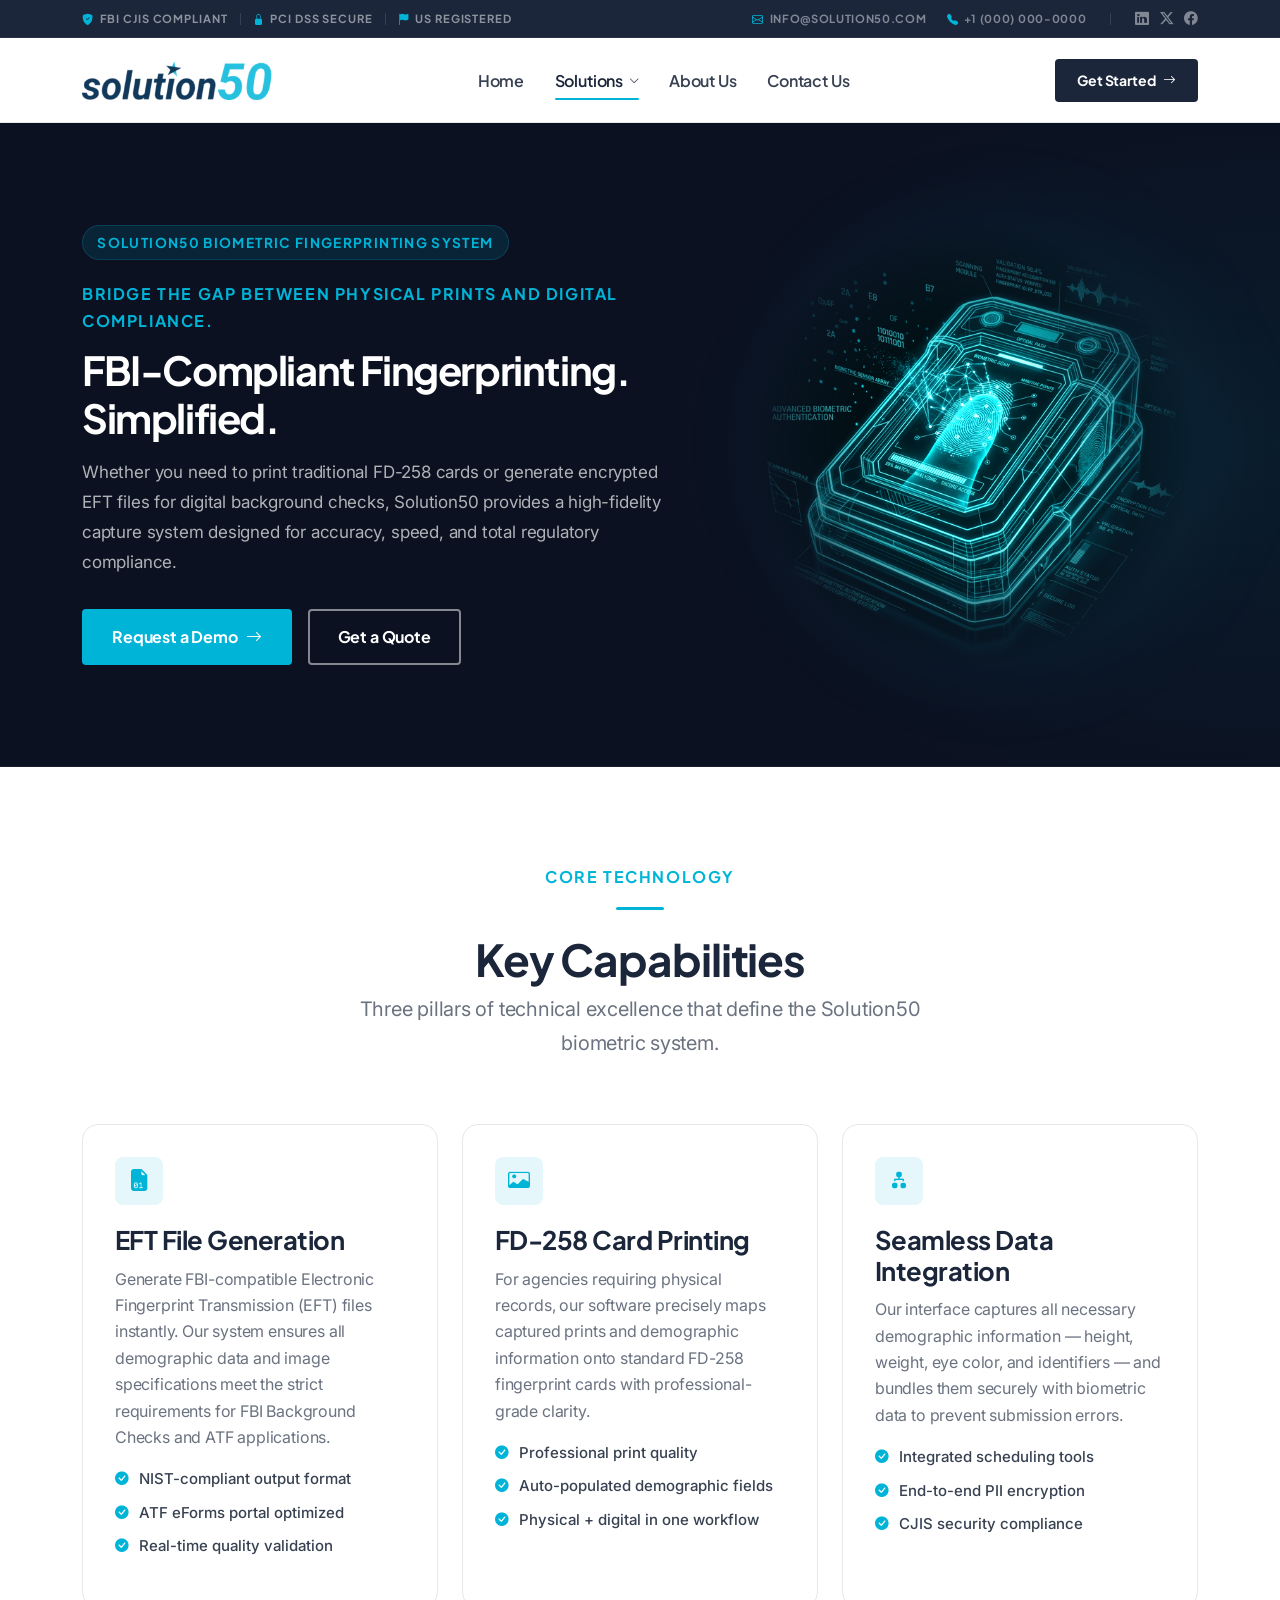
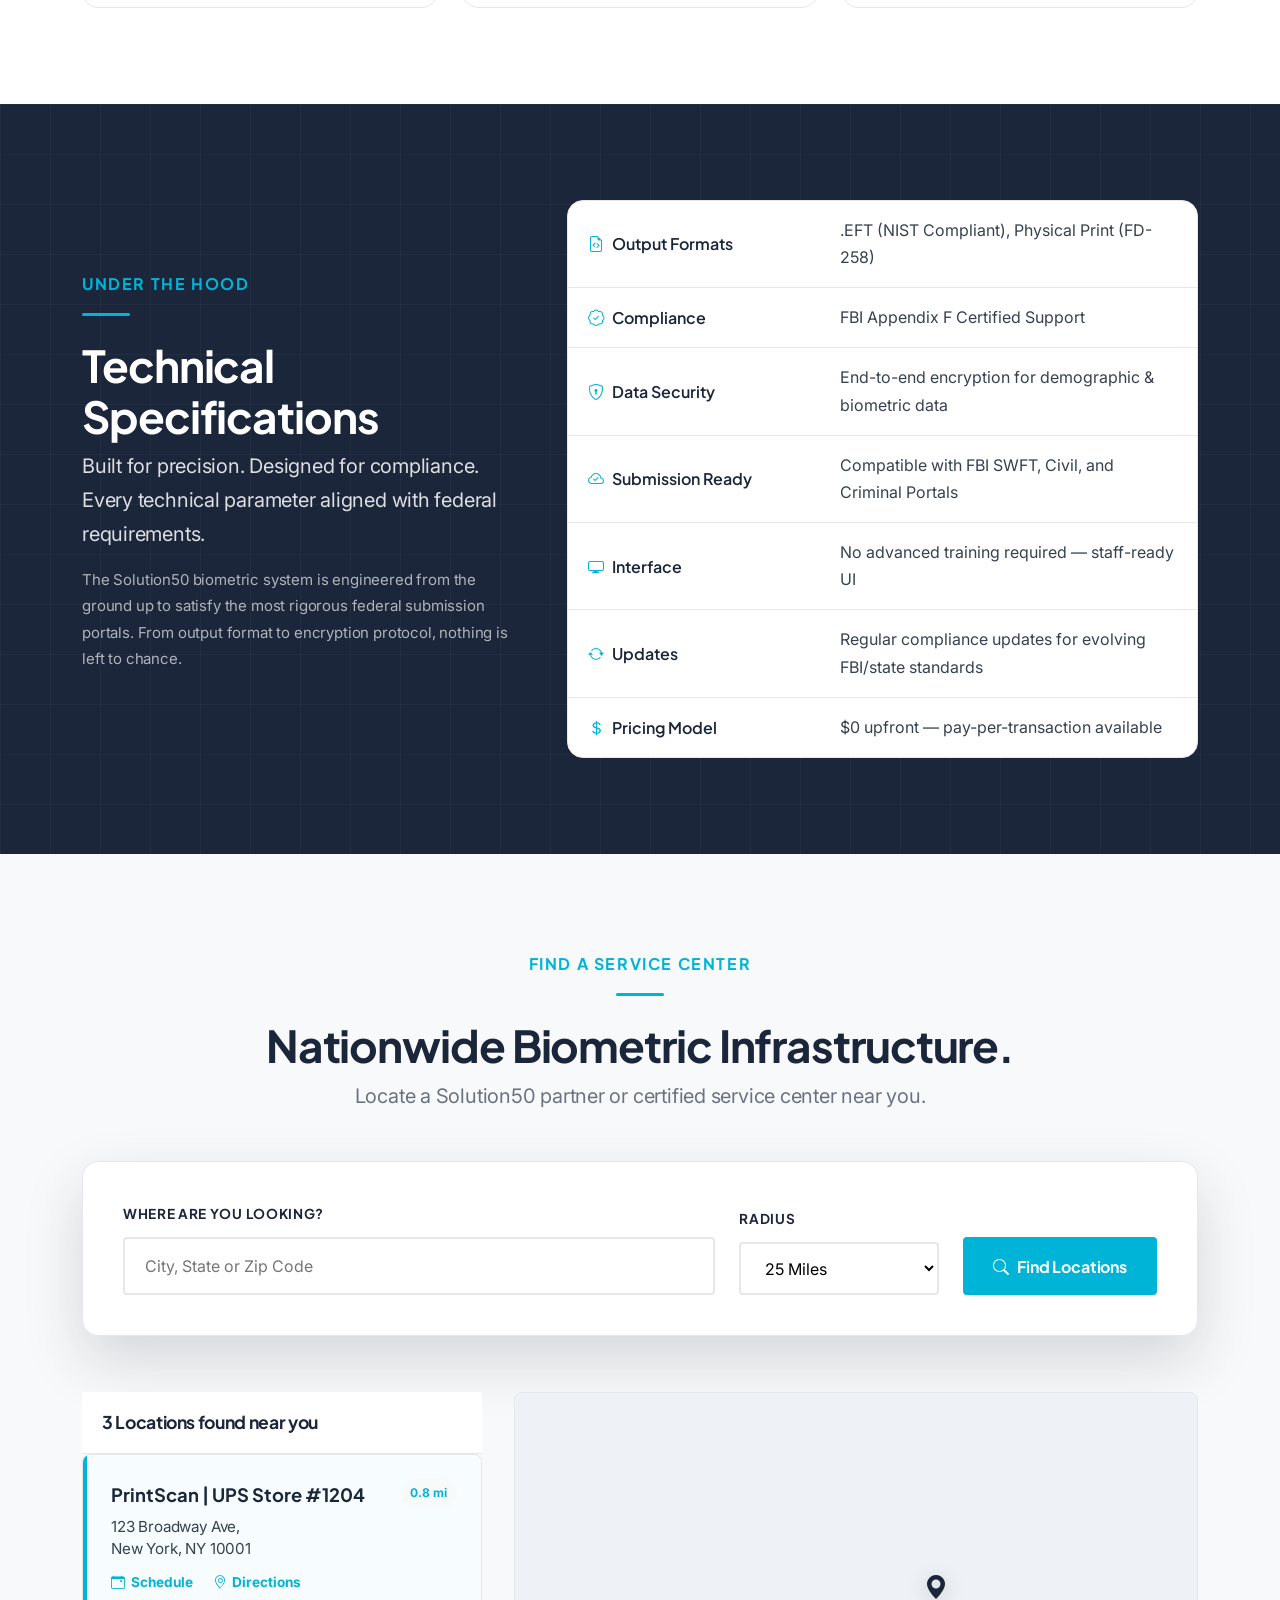
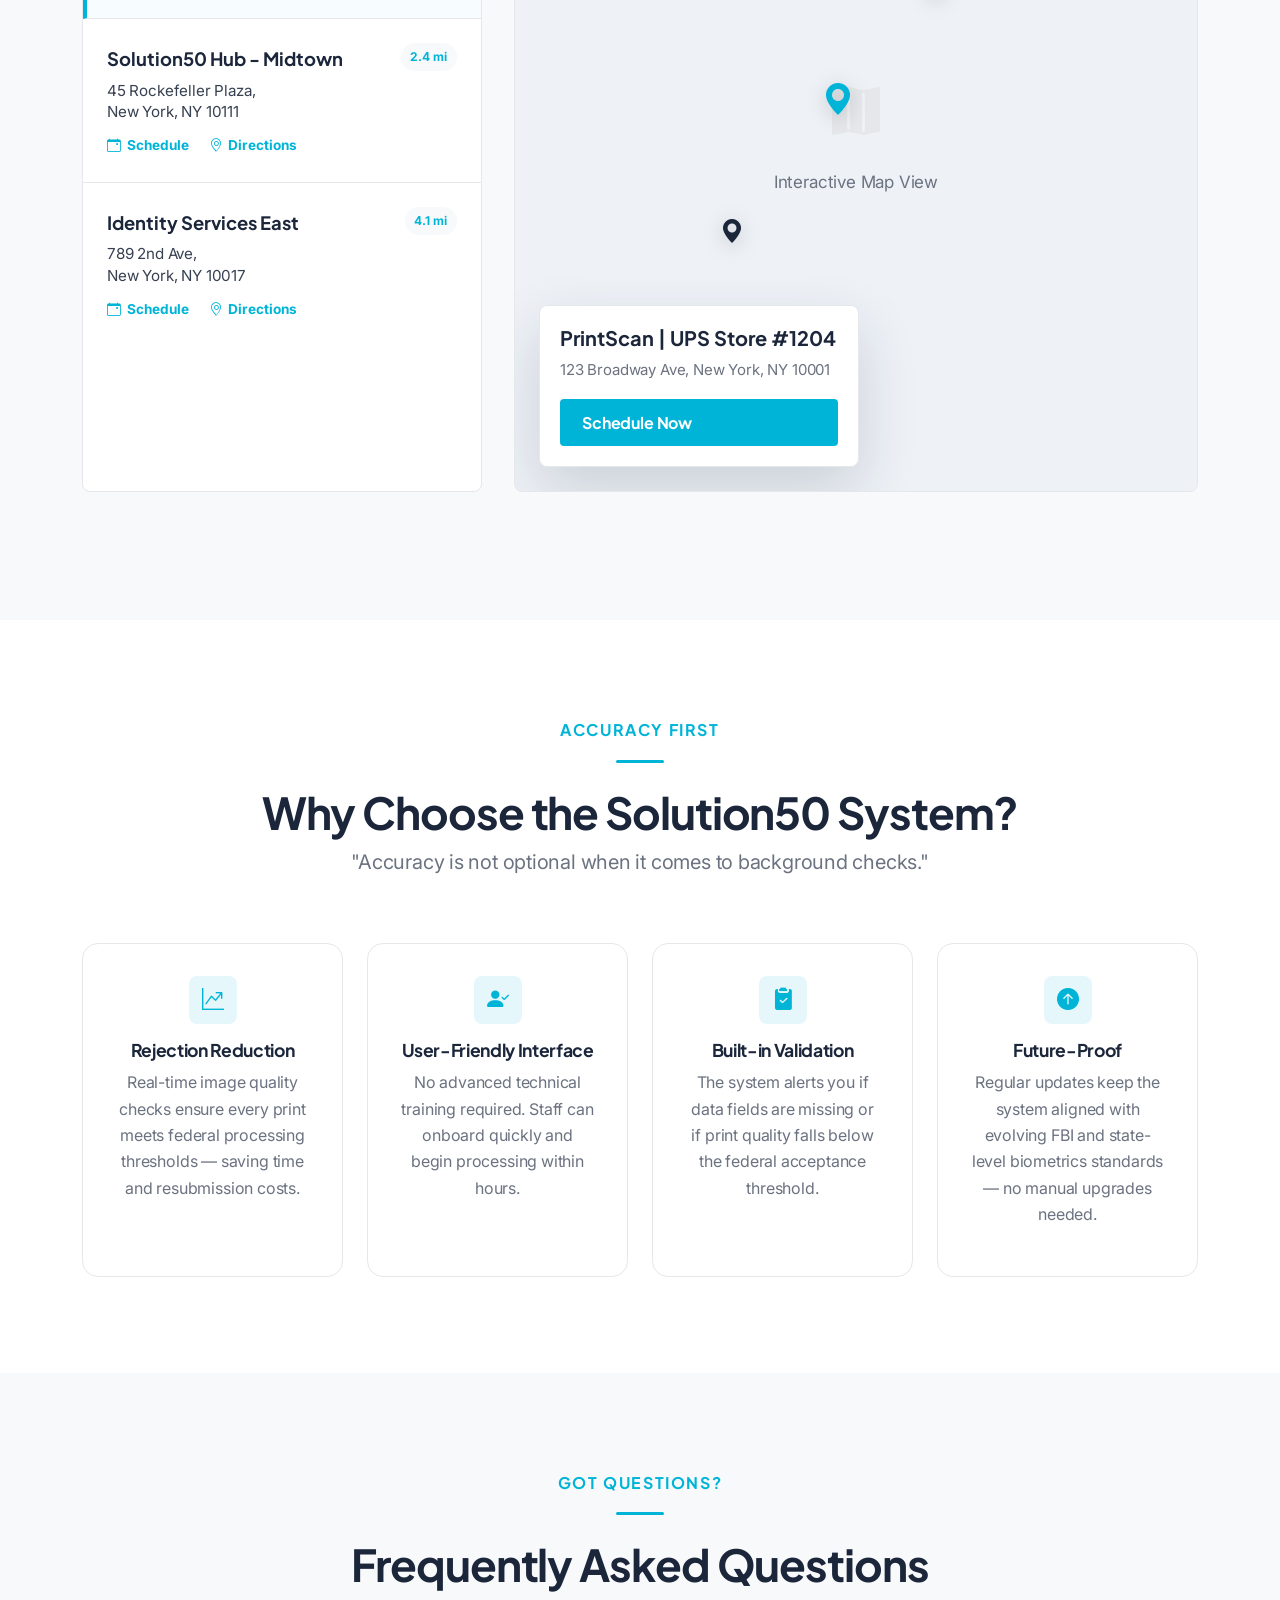
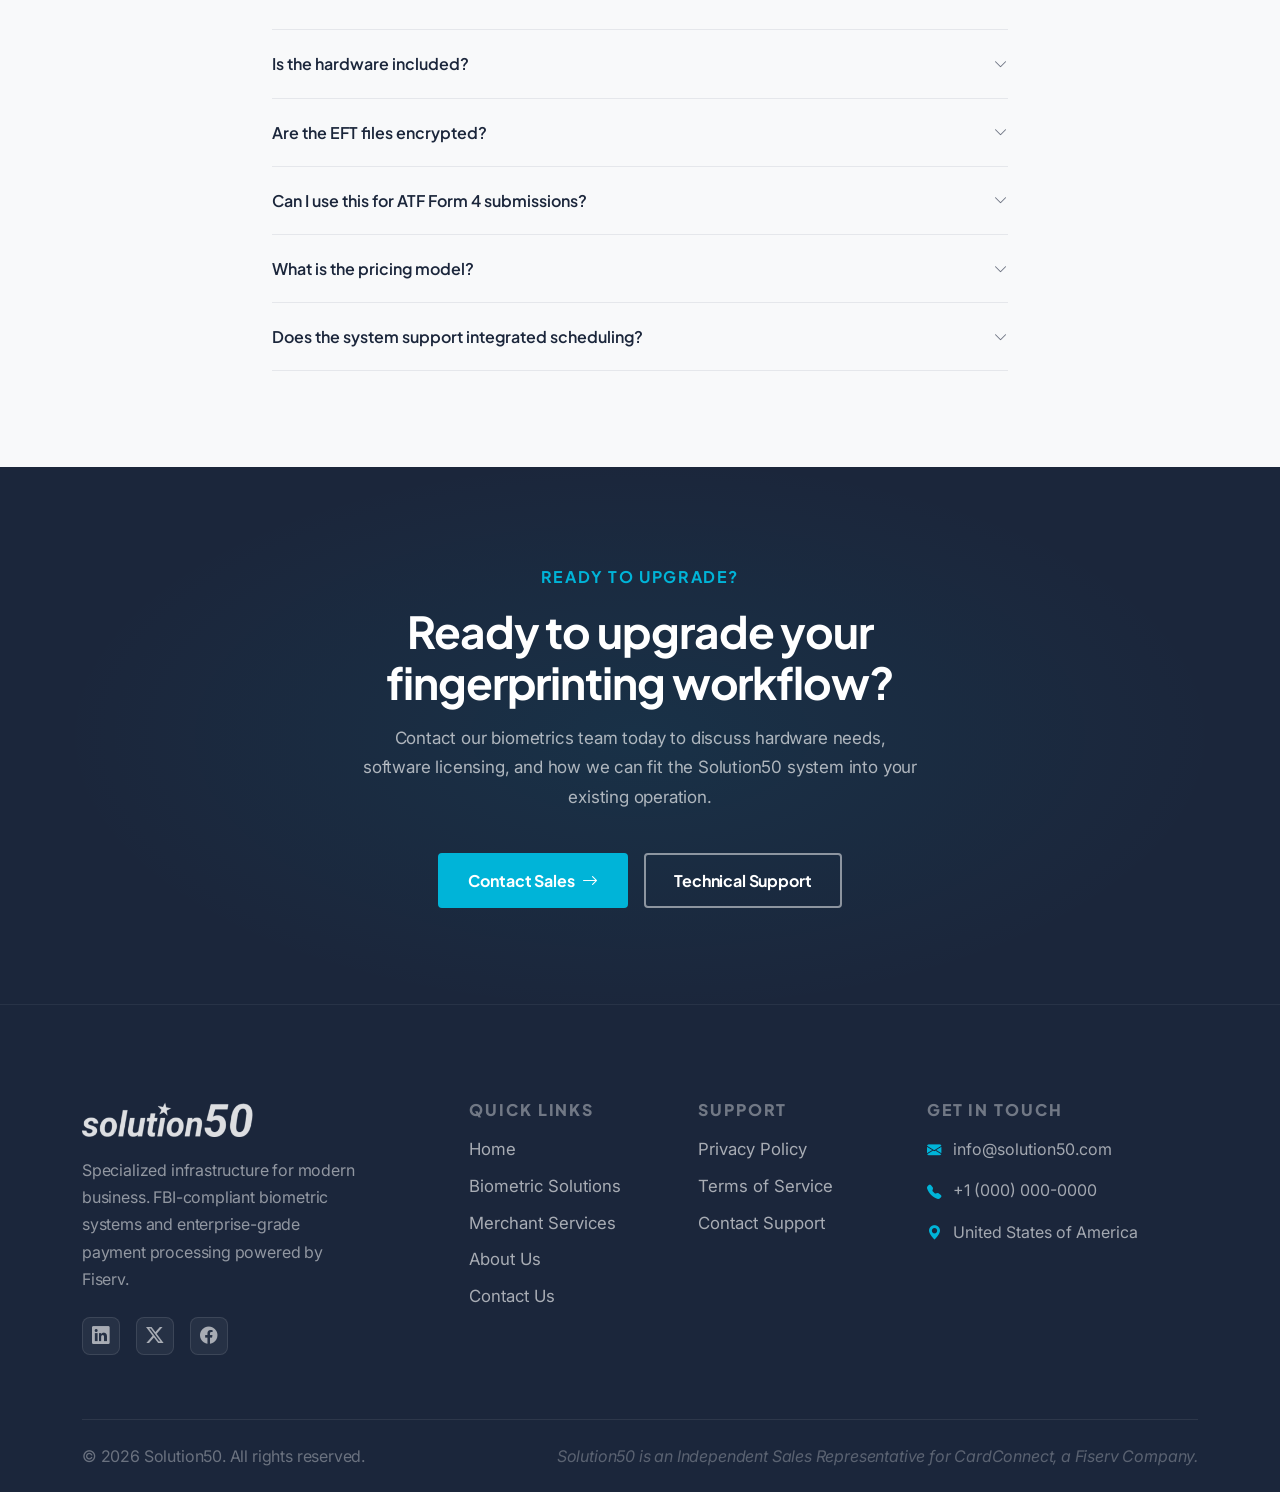
<file: biometric-solutions.html>
<!DOCTYPE html>
<html lang="en">

<head>
    <meta charset="UTF-8">
    <meta name="viewport" content="width=device-width, initial-scale=1.0">
    <title>Biometric Solutions — Solution50</title>
    <meta name="description"
        content="FBI-compliant fingerprinting systems from Solution50. EFT file generation, FD-258 card printing, and seamless biometric data integration.">

    <link href="https://cdn.jsdelivr.net/npm/bootstrap@5.3.3/dist/css/bootstrap.min.css" rel="stylesheet">
    <link href="https://cdn.jsdelivr.net/npm/bootstrap-icons@1.11.3/font/bootstrap-icons.min.css" rel="stylesheet">
    <link href="style.css?v=1.1" rel="stylesheet">
</head>

<body>

    <header class="s50-header" role="banner">

        <!-- Top utility bar -->
        <div class="s50-topbar">
            <div class="container">
                <div class="topbar-inner">
                    <div class="topbar-left">
                        <span><i class="bi bi-shield-fill-check"></i> FBI CJIS Compliant</span>
                        <span class="topbar-divider"></span>
                        <span><i class="bi bi-lock-fill"></i> PCI DSS Secure</span>
                        <span class="topbar-divider"></span>
                        <span><i class="bi bi-flag-fill"></i> US Registered</span>
                    </div>
                    <div class="topbar-right">
                        <div class="topbar-contact">
                            <a href="mailto:info@solution50.com"><i class="bi bi-envelope"></i> info@solution50.com</a>
                            <a href="tel:+10000000000"><i class="bi bi-telephone-fill"></i> +1 (000) 000-0000</a>
                        </div>
                        <span class="topbar-divider"></span>
                        <div class="topbar-socials">
                            <a href="#" aria-label="LinkedIn"><i class="bi bi-linkedin"></i></a>
                            <a href="#" aria-label="Twitter"><i class="bi bi-twitter-x"></i></a>
                            <a href="#" aria-label="Facebook"><i class="bi bi-facebook"></i></a>
                        </div>
                    </div>
                </div>
            </div>
        </div>

        <!-- Main navbar -->
        <nav class="s50-navbar" aria-label="Primary navigation">
            <div class="container">

                <!-- Logo -->
                <a class="navbar-brand" href="index.html" aria-label="Solution50 Home">
                    <img src="assets/img/logo.webp" alt="Solution50" width="160" height="34">
                </a>

                <!-- Desktop nav links -->
                <ul class="nav-links" role="list">
                    <li><a href="index.html" class="nav-link">Home</a></li>

                    <!-- Solutions dropdown -->
                    <li class="nav-has-dropdown">
                        <button class="nav-link nav-dropdown-trigger" aria-expanded="false" aria-haspopup="true">
                            Solutions <i class="bi bi-chevron-down nav-chevron"></i>
                        </button>
                        <div class="nav-dropdown" role="region">
                            <a href="biometric-solutions.html" class="nav-dropdown-item">
                                <div class="dropdown-item-icon">
                                    <i class="bi bi-fingerprint"></i>
                                </div>
                                <div class="dropdown-item-body">
                                    <span class="dropdown-item-title">Biometric System</span>
                                    <span class="dropdown-item-desc">FBI-compliant EFT & FD-258 printing</span>
                                </div>
                            </a>
                            <a href="merchant-services.html" class="nav-dropdown-item">
                                <div class="dropdown-item-icon">
                                    <i class="bi bi-credit-card-2-front"></i>
                                </div>
                                <div class="dropdown-item-body">
                                    <span class="dropdown-item-title">Merchant Services</span>
                                    <span class="dropdown-item-desc">CardConnect payments via Fiserv</span>
                                </div>
                            </a>
                        </div>
                    </li>

                    <li><a href="about.html" class="nav-link">About Us</a></li>
                    <li><a href="contact.html" class="nav-link">Contact Us</a></li>
                </ul>

                <!-- Desktop CTA -->
                <a href="contact.html" class="nav-cta">
                    Get Started <i class="bi bi-arrow-right"></i>
                </a>

                <!-- Mobile toggle -->
                <button class="nav-toggle" id="navToggle" aria-expanded="false" aria-label="Open menu">
                    <span class="toggle-bar"></span>
                    <span class="toggle-bar"></span>
                    <span class="toggle-bar"></span>
                </button>

            </div>
        </nav>

        <!-- Mobile menu -->
        <div class="mobile-menu" id="mobileMenu" aria-hidden="true">
            <div class="mobile-menu-inner">

                <div class="mobile-nav-group">
                    <span class="mobile-nav-label">Navigate</span>
                    <a href="index.html" class="mobile-nav-link">
                        <i class="bi bi-house-fill"></i> Home
                    </a>
                    <a href="about.html" class="mobile-nav-link">
                        <i class="bi bi-building"></i> About Us
                    </a>
                    <a href="contact.html" class="mobile-nav-link">
                        <i class="bi bi-envelope"></i> Contact Us
                    </a>
                </div>

                <div class="mobile-nav-group">
                    <span class="mobile-nav-label">Solutions</span>
                    <a href="biometric-solutions.html" class="mobile-nav-link">
                        <i class="bi bi-fingerprint"></i> Biometric System
                        <span class="mobile-nav-badge">EFT · FD-258</span>
                    </a>
                    <a href="merchant-services.html" class="mobile-nav-link">
                        <i class="bi bi-credit-card-2-front"></i> Merchant Services
                        <span class="mobile-nav-badge">Fiserv · CardConnect</span>
                    </a>
                </div>

                <div class="mobile-menu-cta">
                    <a href="contact.html" class="mobile-cta-btn">
                        Get Started <i class="bi bi-arrow-right"></i>
                    </a>
                    <a href="mailto:info@solution50.com" class="mobile-contact-link">
                        <i class="bi bi-envelope"></i> info@solution50.com
                    </a>
                </div>

            </div>
        </div>

    </header>

    <main>
    <!-- HERO -->
    <section class="hero-inner" aria-labelledby="bio-hero-heading">
        <div class="container position-relative">
            <div class="row align-items-center">
                <div class="col-lg-7">
                    <div class="hero-tag">Solution50 Biometric Fingerprinting System</div>
                    <span class="eyebrow">Bridge the gap between physical prints and digital compliance.</span>
                    <h1 id="bio-hero-heading">FBI-Compliant Fingerprinting. Simplified.</h1>
                    <p class="mt-3">
                        Whether you need to print traditional FD-258 cards or generate encrypted EFT files for digital
                        background checks, Solution50 provides a high-fidelity capture system designed for accuracy,
                        speed, and total regulatory compliance.
                    </p>
                    <div class="hero-actions mt-4">
                        <a href="contact.html?interest=biometric" class="btn-primary-s50">Request a Demo <i
                                class="bi bi-arrow-right"></i></a>
                        <a href="contact.html?interest=biometric" class="btn-outline-white">Get a Quote</a>
                    </div>
                </div>
                <div class="col-lg-5 d-none d-lg-block">
                    <div class="hero-visual-wrap animate-fade-up">
                        <img src="assets/img/bio-hero.png" alt="Biometric Blueprint Illustration"
                            class="hero-visual-img">
                        <div class="visual-glow"></div>
                    </div>
                </div>
            </div>
        </div>
    </section>

    <!-- KEY CAPABILITIES -->
    <section class="section" aria-labelledby="capabilities-heading">
        <div class="container">
            <div class="section-header centered" data-animate>
                <span class="eyebrow">Core Technology</span>
                <span class="teal-line"></span>
                <h2 id="capabilities-heading">Key Capabilities</h2>
                <p class="lead">Three pillars of technical excellence that define the Solution50 biometric system.</p>
            </div>

            <div class="row g-4 mt-2">
                <div class="col-lg-4" data-animate data-delay="100">
                    <div class="s50-card h-100">
                        <div class="card-icon">
                            <i class="bi bi-file-earmark-binary-fill"></i>
                        </div>
                        <h3>EFT File Generation</h3>
                        <p>Generate FBI-compatible Electronic Fingerprint Transmission (EFT) files instantly. Our system
                            ensures all demographic data and image specifications meet the strict requirements for FBI
                            Background Checks and ATF applications.</p>
                        <ul class="mt-3 list-unstyled">
                            <li class="pillar-feature mb-2 fs-sm">
                                <i class="bi bi-check-circle-fill text-teal"></i>
                                NIST-compliant output format
                            </li>
                            <li class="pillar-feature mb-2 fs-sm">
                                <i class="bi bi-check-circle-fill text-teal"></i>
                                ATF eForms portal optimized
                            </li>
                            <li class="pillar-feature fs-sm">
                                <i class="bi bi-check-circle-fill text-teal"></i>
                                Real-time quality validation
                            </li>
                        </ul>
                    </div>
                </div>

                <div class="col-lg-4" data-animate data-delay="200">
                    <div class="s50-card h-100">
                        <div class="card-icon">
                            <i class="bi bi-card-image"></i>
                        </div>
                        <h3>FD-258 Card Printing</h3>
                        <p>For agencies requiring physical records, our software precisely maps captured prints and
                            demographic information onto standard FD-258 fingerprint cards with professional-grade
                            clarity.</p>
                        <ul class="mt-3 list-unstyled">
                            <li class="pillar-feature mb-2 fs-sm">
                                <i class="bi bi-check-circle-fill text-teal"></i>
                                Professional print quality
                            </li>
                            <li class="pillar-feature mb-2 fs-sm">
                                <i class="bi bi-check-circle-fill text-teal"></i>
                                Auto-populated demographic fields
                            </li>
                            <li class="pillar-feature fs-sm">
                                <i class="bi bi-check-circle-fill text-teal"></i>
                                Physical + digital in one workflow
                            </li>
                        </ul>
                    </div>
                </div>

                <div class="col-lg-4" data-animate data-delay="300">
                    <div class="s50-card h-100">
                        <div class="card-icon">
                            <i class="bi bi-diagram-2-fill"></i>
                        </div>
                        <h3>Seamless Data Integration</h3>
                        <p>Our interface captures all necessary demographic information — height, weight, eye color, and
                            identifiers — and bundles them securely with biometric data to prevent submission errors.
                        </p>
                        <ul class="mt-3 list-unstyled">
                            <li class="pillar-feature mb-2 fs-sm">
                                <i class="bi bi-check-circle-fill text-teal"></i>
                                Integrated scheduling tools
                            </li>
                            <li class="pillar-feature mb-2 fs-sm">
                                <i class="bi bi-check-circle-fill text-teal"></i>
                                End-to-end PII encryption
                            </li>
                            <li class="pillar-feature fs-sm">
                                <i class="bi bi-check-circle-fill text-teal"></i>
                                CJIS security compliance
                            </li>
                        </ul>
                    </div>
                </div>
            </div>
        </div>
    </section>

    <!-- TECHNICAL SPECIFICATIONS -->
    <section class="section section-dark with-grid" aria-labelledby="specs-heading">
        <div class="container">
            <div class="row g-5 align-items-center">
                <div class="col-lg-5" data-animate>
                    <span class="eyebrow">Under the Hood</span>
                    <span class="teal-line"></span>
                    <h2 id="specs-heading">Technical Specifications</h2>
                    <p class="lead" style="color: rgba(255,255,255,0.85);">Built for precision. Designed for compliance.
                        Every technical parameter aligned with federal requirements.</p>
                    <p style="color: rgba(255,255,255,0.65);" class="fs-sm">
                        The Solution50 biometric system is engineered from the ground up to satisfy the most rigorous
                        federal submission portals. From output format to encryption protocol, nothing is left to
                        chance.
                    </p>
                </div>

                <div class="col-lg-7" data-animate data-delay="150">
                    <div class="s50-card p-0 overflow-hidden">
                        <table class="specs-table" aria-label="Technical specifications">
                            <tbody>
                                <tr>
                                    <td><i class="bi bi-file-earmark-code me-2 text-teal"></i>Output Formats</td>
                                    <td>.EFT (NIST Compliant), Physical Print (FD-258)</td>
                                </tr>
                                <tr>
                                    <td><i class="bi bi-patch-check me-2 icon-teal"></i>Compliance</td>
                                    <td>FBI Appendix F Certified Support</td>
                                </tr>
                                <tr>
                                    <td><i class="bi bi-shield-lock me-2 icon-teal"></i>Data Security
                                    </td>
                                    <td>End-to-end encryption for demographic &amp; biometric data</td>
                                </tr>
                                <tr>
                                    <td><i class="bi bi-cloud-check me-2 icon-teal"></i>Submission
                                        Ready</td>
                                    <td>Compatible with FBI SWFT, Civil, and Criminal Portals</td>
                                </tr>
                                <tr>
                                    <td><i class="bi bi-display me-2 icon-teal"></i>Interface</td>
                                    <td>No advanced training required — staff-ready UI</td>
                                </tr>
                                <tr>
                                    <td><i class="bi bi-arrow-repeat me-2 icon-teal"></i>Updates</td>
                                    <td>Regular compliance updates for evolving FBI/state standards</td>
                                </tr>
                                <tr>
                                    <td><i class="bi bi-currency-dollar me-2 icon-teal"></i>Pricing
                                        Model</td>
                                    <td>$0 upfront — pay-per-transaction available</td>
                                </tr>
                            </tbody>
                        </table>
                    </div>
                </div>
            </div>
        </div>
    </section>

    <!-- FIND A LOCATION -->
    <section class="location-search-section" id="locations">
        <div class="container">
            <div class="section-header centered mb-5" data-animate>
                <span class="eyebrow">Find a Service Center</span>
                <span class="teal-line"></span>
                <h2>Nationwide Biometric Infrastructure.</h2>
                <p class="lead">Locate a Solution50 partner or certified service center near you.</p>
            </div>

            <div class="search-box-wrap" data-animate data-delay="100">
                <div class="search-grid">
                    <div class="form-group-s50">
                        <label for="locationInput">Where are you looking?</label>
                        <input type="text" id="locationInput" class="form-input-s50"
                            placeholder="City, State or Zip Code">
                    </div>
                    <div class="form-group-s50">
                        <label for="radiusSelect">Radius</label>
                        <select id="radiusSelect" class="form-input-s50">
                            <option value="5">5 Miles</option>
                            <option value="10">10 Miles</option>
                            <option value="25" selected>25 Miles</option>
                            <option value="50">50 Miles</option>
                            <option value="100">100 Miles</option>
                        </select>
                    </div>
                    <button class="btn-primary-s50 btn-search-locations">
                        <i class="bi bi-search"></i> Find Locations
                    </button>
                </div>
            </div>

            <div class="location-results-grid" data-animate data-delay="200">
                <div class="results-list-wrap">
                    <div class="results-header">
                        <h3 class="fs-md fw-bold font-display mb-0">3 Locations found near you</h3>
                    </div>
                    <div class="results-list">
                        <div class="location-item active">
                            <span class="badge-distance">0.8 mi</span>
                            <span class="location-name">PrintScan | UPS Store #1204</span>
                            <p class="location-addr">123 Broadway Ave,<br>New York, NY 10001</p>
                            <div class="location-links">
                                <a href="#"><i class="bi bi-calendar-event"></i> Schedule</a>
                                <a href="#"><i class="bi bi-geo-alt"></i> Directions</a>
                            </div>
                        </div>
                        <div class="location-item">
                            <span class="badge-distance">2.4 mi</span>
                            <span class="location-name">Solution50 Hub - Midtown</span>
                            <p class="location-addr">45 Rockefeller Plaza,<br>New York, NY 10111</p>
                            <div class="location-links">
                                <a href="#"><i class="bi bi-calendar-event"></i> Schedule</a>
                                <a href="#"><i class="bi bi-geo-alt"></i> Directions</a>
                            </div>
                        </div>
                        <div class="location-item">
                            <span class="badge-distance">4.1 mi</span>
                            <span class="location-name">Identity Services East</span>
                            <p class="location-addr">789 2nd Ave,<br>New York, NY 10017</p>
                            <div class="location-links">
                                <a href="#"><i class="bi bi-calendar-event"></i> Schedule</a>
                                <a href="#"><i class="bi bi-geo-alt"></i> Directions</a>
                            </div>
                        </div>
                    </div>
                </div>

                <div class="map-container">
                    <!-- In a real app, this would be a Google Maps JS instance -->
                    <div class="map-placeholder-bg">
                        <i class="bi bi-map-fill map-placeholder-icon"></i>
                        <p>Interactive Map View</p>
                        <div class="map-marker text-teal marker-lg" style="top:40%; left:45%;"><i
                                class="bi bi-geo-alt-fill"></i></div>
                        <div class="map-marker text-navy" style="top:25%; left:60%;"><i
                                class="bi bi-geo-alt-fill"></i></div>
                        <div class="map-marker text-navy" style="top:60%; left:30%;"><i
                                class="bi bi-geo-alt-fill"></i></div>
                    </div>

                    <div class="map-overlay-card show">
                        <h5 class="mb-2">PrintScan | UPS Store #1204</h5>
                        <p class="fs-sm text-light mb-3">123 Broadway Ave, New York, NY 10001</p>
                        <div class="d-flex gap-2">
                            <a href="#" class="btn-primary-s50 btn-sm w-100">Schedule Now</a>
                        </div>
                    </div>
                </div>
            </div>
        </div>
    </section>
    <section class="section" aria-labelledby="why-bio-heading">
        <div class="container">
            <div class="section-header centered" data-animate>
                <span class="eyebrow">Accuracy First</span>
                <span class="teal-line"></span>
                <h2 id="why-bio-heading">Why Choose the Solution50 System?</h2>
                <p class="lead">"Accuracy is not optional when it comes to background checks."</p>
            </div>

            <div class="row g-4 mt-1">
                <div class="col-md-6 col-lg-3" data-animate data-delay="0">
                    <div class="s50-card text-center h-100">
                        <div class="card-icon mx-auto mb-3">
                            <i class="bi bi-graph-up-arrow"></i>
                        </div>
                        <h3 class="fs-md fw-bold font-display mb-2">Rejection Reduction</h3>
                        <p>Real-time image quality checks ensure every print meets federal processing thresholds —
                            saving time and resubmission costs.</p>
                    </div>
                </div>

                <div class="col-md-6 col-lg-3" data-animate data-delay="100">
                    <div class="s50-card text-center h-100">
                        <div class="card-icon mx-auto mb-3">
                            <i class="bi bi-person-check-fill"></i>
                        </div>
                        <h3 class="fs-md fw-bold font-display mb-2">User-Friendly Interface</h3>
                        <p>No advanced technical training required. Staff can onboard quickly and begin processing
                            within hours.</p>
                    </div>
                </div>

                <div class="col-md-6 col-lg-3" data-animate data-delay="200">
                    <div class="s50-card text-center h-100">
                        <div class="card-icon mx-auto mb-3">
                            <i class="bi bi-clipboard2-check-fill"></i>
                        </div>
                        <h3 class="fs-md fw-bold font-display mb-2">Built-in Validation</h3>
                        <p>The system alerts you if data fields are missing or if print quality falls below the federal
                            acceptance threshold.</p>
                    </div>
                </div>

                <div class="col-md-6 col-lg-3" data-animate data-delay="300">
                    <div class="s50-card text-center h-100">
                        <div class="card-icon mx-auto mb-3">
                            <i class="bi bi-arrow-up-circle-fill"></i>
                        </div>
                        <h3 class="fs-md fw-bold font-display mb-2">Future-Proof</h3>
                        <p>Regular updates keep the system aligned with evolving FBI and state-level biometrics
                            standards — no manual upgrades needed.</p>
                    </div>
                </div>
            </div>
        </div>
    </section>

    <!-- FAQ -->
    <section class="section section-muted" aria-labelledby="faq-heading">
        <div class="container">
            <div class="row justify-content-center">
                <div class="col-lg-8">
                    <div class="section-header centered" data-animate>
                        <span class="eyebrow">Got Questions?</span>
                        <span class="teal-line"></span>
                        <h2 id="faq-heading">Frequently Asked Questions</h2>
                    </div>

                    <div class="mt-4" data-animate data-delay="100">
                        <div class="faq-item">
                            <button class="faq-question" aria-expanded="false">
                                Is the hardware included?
                                <i class="bi bi-chevron-down"></i>
                            </button>
                            <div class="faq-answer">
                                We offer both software-only licenses and full turnkey "kits" that include a live-scan
                                scanner plus the complete software suite. Our team will help you choose the right
                                configuration for your volume and workflow.
                            </div>
                        </div>

                        <div class="faq-item">
                            <button class="faq-question" aria-expanded="false">
                                Are the EFT files encrypted?
                                <i class="bi bi-chevron-down"></i>
                            </button>
                            <div class="faq-answer">
                                Yes. All EFT files generated by the Solution50 system are encrypted according to federal
                                CJIS security standards to protect Personally Identifiable Information (PII) throughout
                                transmission and storage.
                            </div>
                        </div>

                        <div class="faq-item">
                            <button class="faq-question" aria-expanded="false">
                                Can I use this for ATF Form 4 submissions?
                                <i class="bi bi-chevron-down"></i>
                            </button>
                            <div class="faq-answer">
                                Absolutely. Our EFT files are optimized for the ATF eForms portal and meet all format
                                and data specifications required for Form 4 and related submissions.
                            </div>
                        </div>

                        <div class="faq-item">
                            <button class="faq-question" aria-expanded="false">
                                What is the pricing model?
                                <i class="bi bi-chevron-down"></i>
                            </button>
                            <div class="faq-answer">
                                Solution50 offers a flexible pay-per-transaction model with $0 upfront costs, making it
                                ideal for agencies and businesses of any size. We also offer software licensing bundles
                                for high-volume operations. Contact us for a custom quote.
                            </div>
                        </div>

                        <div class="faq-item">
                            <button class="faq-question" aria-expanded="false">
                                Does the system support integrated scheduling?
                                <i class="bi bi-chevron-down"></i>
                            </button>
                            <div class="faq-answer">
                                Yes. Our system includes integrated scheduling tools to manage appointment bookings,
                                reduce wait times, and maintain organized records for compliance audits.
                            </div>
                        </div>
                    </div>
                </div>
            </div>
        </div>
    </section>

    <!-- CTA -->
    <section class="cta-section" aria-labelledby="bio-cta-heading">
        <div class="container">
            <div class="row justify-content-center">
                <div class="col-lg-8" data-animate>
                    <span class="eyebrow text-teal">Ready to Upgrade?</span>
                    <h2 id="bio-cta-heading">Ready to upgrade your fingerprinting workflow?</h2>
                    <p>Contact our biometrics team today to discuss hardware needs, software licensing, and how we can
                        fit the Solution50 system into your existing operation.</p>
                    <div class="cta-actions">
                        <a href="contact.html?interest=biometric" class="btn-primary-s50">Contact Sales <i
                                class="bi bi-arrow-right"></i></a>
                        <a href="contact.html?interest=biometric" class="btn-outline-white">Technical Support</a>
                    </div>
                </div>
            </div>
        </div>
    </section>
    </main>

    <!-- FOOTER -->
    <footer class="s50-footer" role="contentinfo">
        <div class="container">
            <div class="footer-top">
                <div class="footer-brand">
                    <a href="index.html"><img src="assets/img/logo.webp" alt="Solution50" width="160" height="34"></a>
                    <p class="mt-3">Specialized infrastructure for modern business. FBI-compliant biometric systems and
                        enterprise-grade payment processing powered by Fiserv.</p>
                    <div class="footer-socials mt-4">
                        <a href="#" aria-label="LinkedIn"><i class="bi bi-linkedin"></i></a>
                        <a href="#" aria-label="Twitter"><i class="bi bi-twitter-x"></i></a>
                        <a href="#" aria-label="Facebook"><i class="bi bi-facebook"></i></a>
                    </div>
                </div>
                <div class="footer-col">
                    <h5>Quick Links</h5>
                    <a href="index.html">Home</a>
                    <a href="biometric-solutions.html">Biometric Solutions</a>
                    <a href="merchant-services.html">Merchant Services</a>
                    <a href="about.html">About Us</a>
                    <a href="contact.html">Contact Us</a>
                </div>
                <div class="footer-col">
                    <h5>Support</h5>
                    <a href="privacy.html">Privacy Policy</a>
                    <a href="terms.html">Terms of Service</a>
                    <a href="contact.html">Contact Support</a>
                </div>
                <div class="footer-col">
                    <h5>Get In Touch</h5>
                    <div class="footer-contact-item">
                        <i class="bi bi-envelope-fill"></i>
                        <a href="mailto:info@solution50.com">info@solution50.com</a>
                    </div>
                    <div class="footer-contact-item">
                        <i class="bi bi-telephone-fill"></i>
                        <a href="tel:+10000000000">+1 (000) 000-0000</a>
                    </div>
                    <div class="footer-contact-item">
                        <i class="bi bi-geo-alt-fill"></i>
                        <span>United States of America</span>
                    </div>
                </div>
            </div>
            <div class="footer-bottom">
                <p>© 2026 Solution50. All rights reserved.</p>
                <p class="compliance-note">Solution50 is an Independent Sales Representative for CardConnect, a Fiserv
                    Company.</p>
            </div>
        </div>
    </footer>

    <script src="https://cdn.jsdelivr.net/npm/bootstrap@5.3.3/dist/js/bootstrap.bundle.min.js"></script>
    <script src="assets/js/script.js"></script>
</body>

</html>
</file>
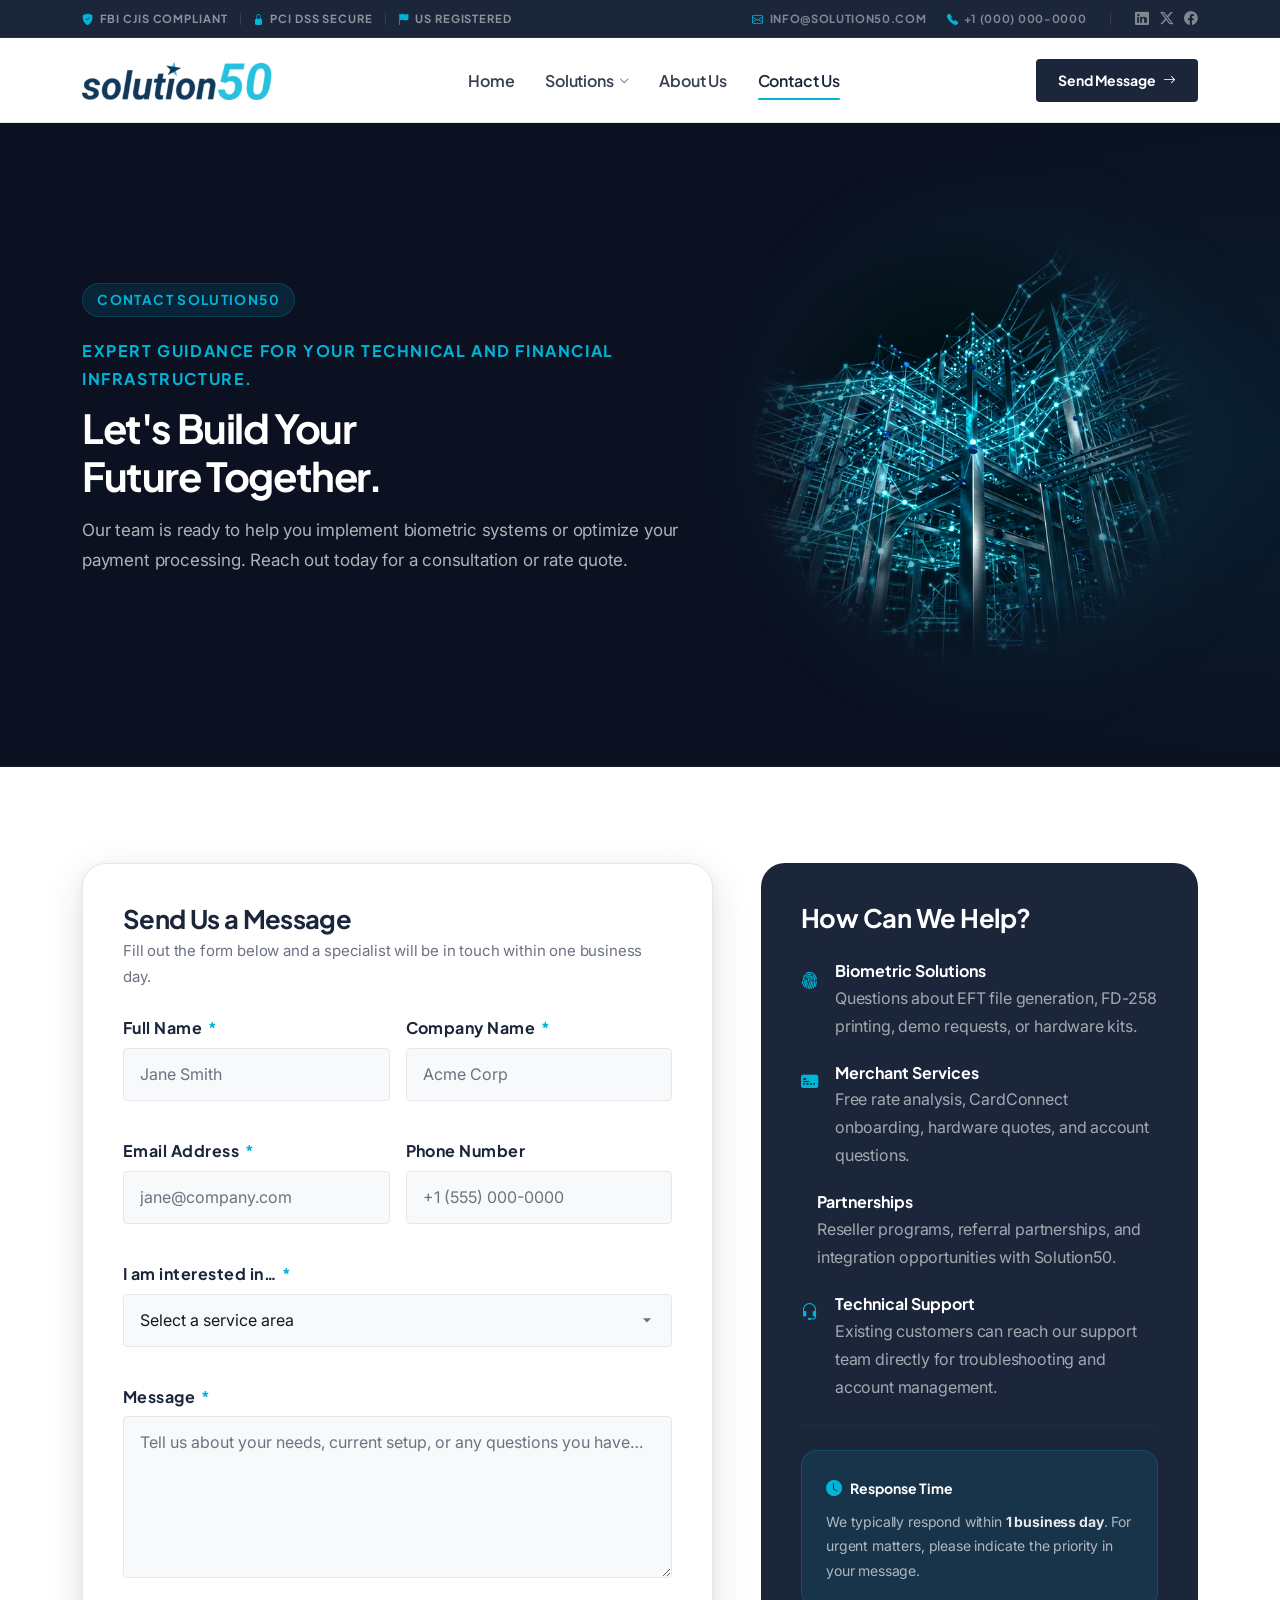
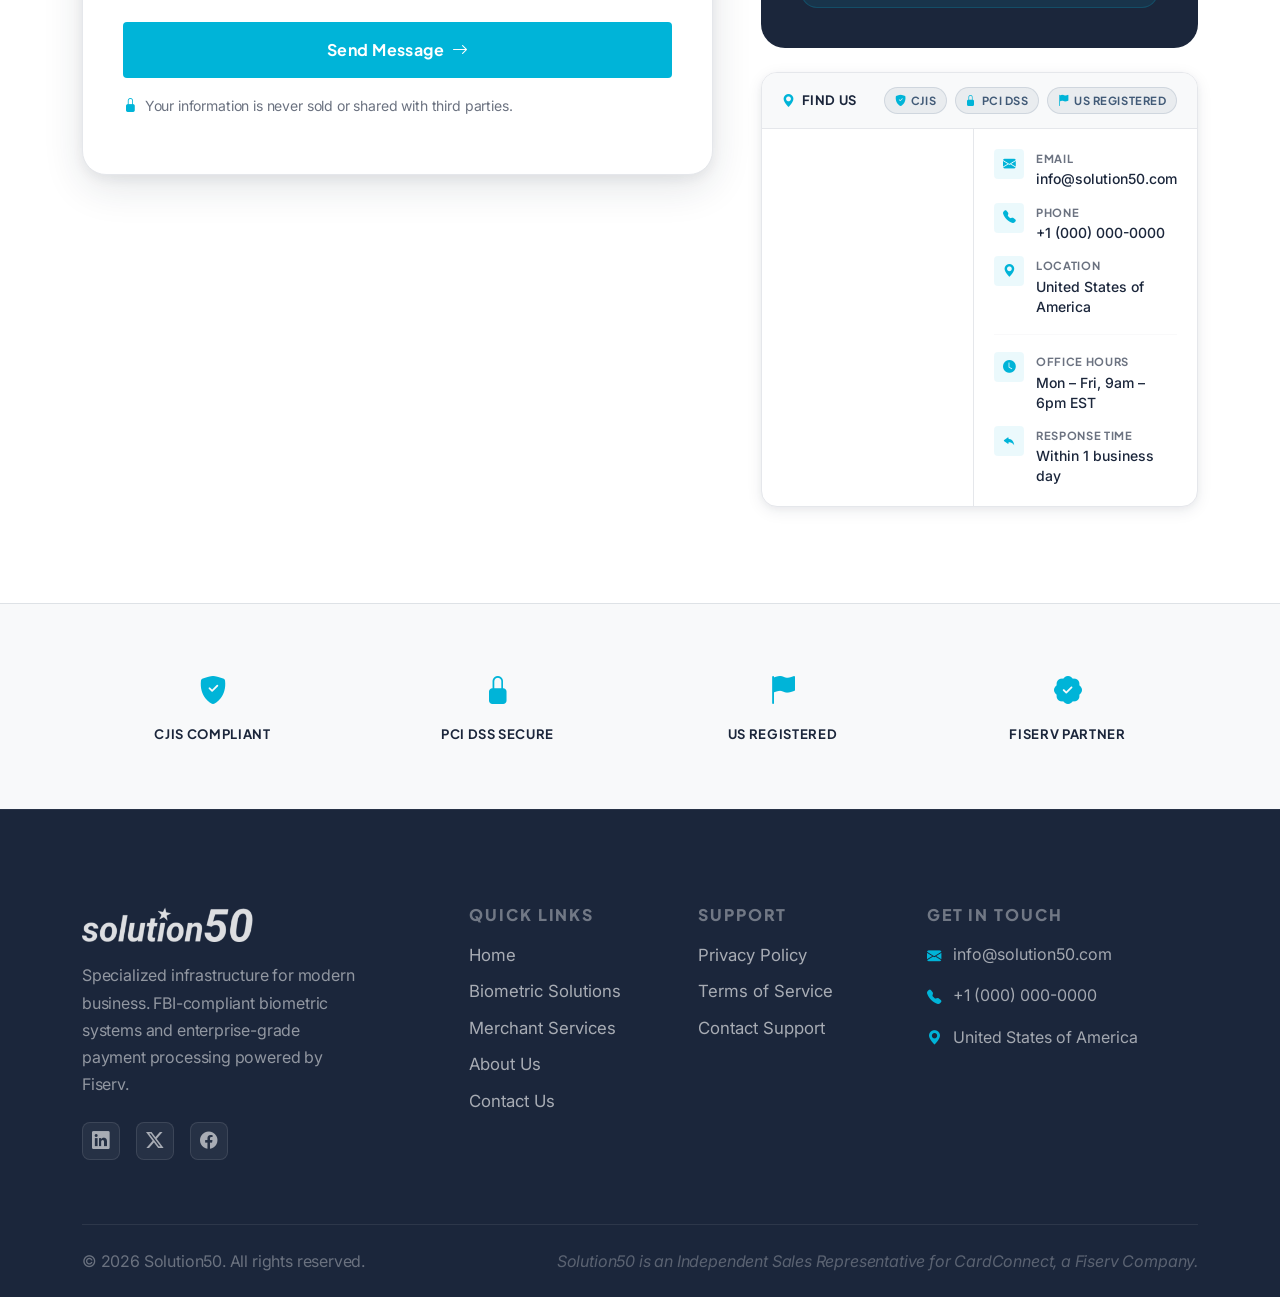
<file: contact.html>
<!DOCTYPE html>
<html lang="en">

<head>
    <meta charset="UTF-8">
    <meta name="viewport" content="width=device-width, initial-scale=1.0">
    <title>Contact Us — Solution50</title>
    <meta name="description"
        content="Get in touch with Solution50. Request a demo, get a quote, or speak with a specialist about biometric fingerprinting systems or merchant payment processing.">

    <link href="https://cdn.jsdelivr.net/npm/bootstrap@5.3.3/dist/css/bootstrap.min.css" rel="stylesheet">
    <link href="https://cdn.jsdelivr.net/npm/bootstrap-icons@1.11.3/font/bootstrap-icons.min.css" rel="stylesheet">
    <link href="style.css?v=1.1" rel="stylesheet">
</head>

<body>

    <header class="s50-header" role="banner">

        <!-- Top utility bar -->
        <div class="s50-topbar">
            <div class="container">
                <div class="topbar-inner">
                    <div class="topbar-left">
                        <span><i class="bi bi-shield-fill-check"></i> FBI CJIS Compliant</span>
                        <span class="topbar-divider"></span>
                        <span><i class="bi bi-lock-fill"></i> PCI DSS Secure</span>
                        <span class="topbar-divider"></span>
                        <span><i class="bi bi-flag-fill"></i> US Registered</span>
                    </div>
                    <div class="topbar-right">
                        <div class="topbar-contact">
                            <a href="mailto:info@solution50.com"><i class="bi bi-envelope"></i> info@solution50.com</a>
                            <a href="tel:+10000000000"><i class="bi bi-telephone-fill"></i> +1 (000) 000-0000</a>
                        </div>
                        <span class="topbar-divider"></span>
                        <div class="topbar-socials">
                            <a href="#" aria-label="LinkedIn"><i class="bi bi-linkedin"></i></a>
                            <a href="#" aria-label="Twitter"><i class="bi bi-twitter-x"></i></a>
                            <a href="#" aria-label="Facebook"><i class="bi bi-facebook"></i></a>
                        </div>
                    </div>
                </div>
            </div>
        </div>

        <!-- Main navbar -->
        <nav class="s50-navbar" aria-label="Primary navigation">
            <div class="container">

                <!-- Logo -->
                <a class="navbar-brand" href="index.html" aria-label="Solution50 Home">
                    <img src="assets/img/logo.webp" alt="Solution50" width="160" height="34">
                </a>

                <!-- Desktop nav links -->
                <ul class="nav-links" role="list">
                    <li><a href="index.html" class="nav-link">Home</a></li>

                    <!-- Solutions dropdown -->
                    <li class="nav-has-dropdown">
                        <button class="nav-link nav-dropdown-trigger" aria-expanded="false" aria-haspopup="true">
                            Solutions <i class="bi bi-chevron-down nav-chevron"></i>
                        </button>
                        <div class="nav-dropdown" role="region">
                            <a href="biometric-solutions.html" class="nav-dropdown-item">
                                <div class="dropdown-item-icon">
                                    <i class="bi bi-fingerprint"></i>
                                </div>
                                <div class="dropdown-item-body">
                                    <span class="dropdown-item-title">Biometric System</span>
                                    <span class="dropdown-item-desc">FBI-compliant EFT & FD-258 printing</span>
                                </div>
                            </a>
                            <a href="merchant-services.html" class="nav-dropdown-item">
                                <div class="dropdown-item-icon">
                                    <i class="bi bi-credit-card-2-front"></i>
                                </div>
                                <div class="dropdown-item-body">
                                    <span class="dropdown-item-title">Merchant Services</span>
                                    <span class="dropdown-item-desc">CardConnect payments via Fiserv</span>
                                </div>
                            </a>
                        </div>
                    </li>

                    <li><a href="about.html" class="nav-link">About Us</a></li>
                    <li><a href="contact.html" class="nav-link">Contact Us</a></li>
                </ul>

                <!-- Desktop CTA -->
                <a href="#contact-form" class="nav-cta">
                    Send Message <i class="bi bi-arrow-right"></i>
                </a>

                <!-- Mobile toggle -->
                <button class="nav-toggle" id="navToggle" aria-expanded="false" aria-label="Open menu">
                    <span class="toggle-bar"></span>
                    <span class="toggle-bar"></span>
                    <span class="toggle-bar"></span>
                </button>

            </div>
        </nav>

        <!-- Mobile menu -->
        <div class="mobile-menu" id="mobileMenu" aria-hidden="true">
            <div class="mobile-menu-inner">

                <div class="mobile-nav-group">
                    <span class="mobile-nav-label">Navigate</span>
                    <a href="index.html" class="mobile-nav-link">
                        <i class="bi bi-house-fill"></i> Home
                    </a>
                    <a href="about.html" class="mobile-nav-link">
                        <i class="bi bi-building"></i> About Us
                    </a>
                    <a href="contact.html" class="mobile-nav-link">
                        <i class="bi bi-envelope"></i> Contact Us
                    </a>
                </div>

                <div class="mobile-nav-group">
                    <span class="mobile-nav-label">Solutions</span>
                    <a href="biometric-solutions.html" class="mobile-nav-link">
                        <i class="bi bi-fingerprint"></i> Biometric System
                        <span class="mobile-nav-badge">EFT · FD-258</span>
                    </a>
                    <a href="merchant-services.html" class="mobile-nav-link">
                        <i class="bi bi-credit-card-2-front"></i> Merchant Services
                        <span class="mobile-nav-badge">Fiserv · CardConnect</span>
                    </a>
                </div>

                <div class="mobile-menu-cta">
                    <a href="contact.html" class="mobile-cta-btn">
                        Get Started <i class="bi bi-arrow-right"></i>
                    </a>
                    <a href="mailto:info@solution50.com" class="mobile-contact-link">
                        <i class="bi bi-envelope"></i> info@solution50.com
                    </a>
                </div>

            </div>
        </div>

    </header>

    <main>
    <!-- HERO -->
    <section class="hero-inner" aria-labelledby="contact-hero-heading">
        <div class="container position-relative">
            <div class="row align-items-center">
                <div class="col-lg-7">
                    <div class="hero-tag">Contact Solution50</div>
                    <span class="eyebrow">Expert guidance for your technical and financial infrastructure.</span>
                    <h1 id="contact-hero-heading">Let's Build Your<br>Future Together.</h1>
                    <p class="mt-3">
                        Our team is ready to help you implement biometric systems or optimize your payment processing.
                        Reach out today for a consultation or rate quote.
                    </p>
                </div>
                <div class="col-lg-5 d-none d-lg-block">
                    <div class="hero-visual-wrap animate-fade-up">
                        <img src="assets/img/about-hero.png" alt="Connectivity Network Illustration"
                            class="hero-visual-img">
                        <div class="visual-glow"></div>
                    </div>
                </div>
            </div>
        </div>
    </section>

    <!-- CONTACT SECTION -->
    <section class="section" id="contact-form" aria-labelledby="form-heading">
        <div class="container">
            <div class="row g-5">

                <!-- FORM -->
                <div class="col-lg-7" data-animate>
                    <div class="contact-form-wrap">
                        <h2 id="form-heading" class="fs-lg mb-1">Send Us a Message</h2>
                        <p class="text-light fs-sm mb-4">Fill out the form
                            below and a specialist will be in touch within one business day.</p>

                        <form id="contactForm" novalidate>
                            <div class="row g-3">
                                <div class="col-md-6">
                                    <div class="form-group">
                                        <label class="form-label" for="fullName">
                                            Full Name <span class="form-required">*</span>
                                        </label>
                                        <input type="text" class="form-control-s50" id="fullName" name="fullName"
                                            placeholder="Jane Smith" required autocomplete="name">
                                        <span data-error="fullName"
                                            class="error-message">Please
                                            enter your full name.</span>
                                    </div>
                                </div>

                                <div class="col-md-6">
                                    <div class="form-group">
                                        <label class="form-label" for="companyName">
                                            Company Name <span class="form-required">*</span>
                                        </label>
                                        <input type="text" class="form-control-s50" id="companyName" name="companyName"
                                            placeholder="Acme Corp" required autocomplete="organization">
                                        <span data-error="companyName"
                                            class="error-message">Please
                                            enter your company name.</span>
                                    </div>
                                </div>

                                <div class="col-md-6">
                                    <div class="form-group">
                                        <label class="form-label" for="email">
                                            Email Address <span class="form-required">*</span>
                                        </label>
                                        <input type="email" class="form-control-s50" id="email" name="email"
                                            placeholder="jane@company.com" required autocomplete="email">
                                        <span data-error="email"
                                            class="error-message">Please
                                            enter a valid email address.</span>
                                    </div>
                                </div>

                                <div class="col-md-6">
                                    <div class="form-group">
                                        <label class="form-label" for="phone">
                                            Phone Number
                                        </label>
                                        <input type="tel" class="form-control-s50" id="phone" name="phone"
                                            placeholder="+1 (555) 000-0000" autocomplete="tel">
                                    </div>
                                </div>

                                <div class="col-12">
                                    <div class="form-group">
                                        <label class="form-label" for="interest">
                                            I am interested in… <span class="form-required">*</span>
                                        </label>
                                        <select class="form-control-s50" id="interest" name="interest" required>
                                            <option value="" disabled selected>Select a service area</option>
                                            <option value="biometric">Biometric Fingerprinting Systems (EFT/FD-258)
                                            </option>
                                            <option value="merchant">Merchant Processing &amp; Banking (CardConnect)
                                            </option>
                                            <option value="partnership">Partnership Opportunities</option>
                                            <option value="other">Other / General Inquiry</option>
                                        </select>
                                        <span data-error="interest"
                                            class="error-message">Please
                                            select an option.</span>
                                    </div>
                                </div>

                                <div class="col-12">
                                    <div class="form-group">
                                        <label class="form-label" for="message">
                                            Message <span class="form-required">*</span>
                                        </label>
                                        <textarea class="form-control-s50" id="message" name="message"
                                            placeholder="Tell us about your needs, current setup, or any questions you have…"
                                            required rows="5"></textarea>
                                        <span data-error="message"
                                            class="error-message">Please
                                            enter a message.</span>
                                    </div>
                                </div>

                                <div class="col-12">
                                    <button type="submit" class="form-submit-btn">
                                        Send Message <i class="bi bi-arrow-right ms-1"></i>
                                    </button>
                                    <p class="fs-xs text-light mt-3">
                                        <i class="bi bi-lock-fill me-1 text-teal"></i>
                                        Your information is never sold or shared with third parties.
                                    </p>
                                </div>
                            </div>
                        </form>
                    </div>
                </div>

                <!-- CONTACT INFO -->
                <div class="col-lg-5" data-animate data-delay="150">
                    <div class="contact-info-card">
                        <h3>How Can We Help?</h3>

                        <div class="contact-info-item">
                            <i class="bi bi-fingerprint"></i>
                            <div>
                                <h5>Biometric Solutions</h5>
                                <p>Questions about EFT file generation, FD-258 printing, demo requests, or hardware
                                    kits.</p>
                            </div>
                        </div>

                        <div class="contact-info-item">
                            <i class="bi bi-credit-card-2-front-fill"></i>
                            <div>
                                <h5>Merchant Services</h5>
                                <p>Free rate analysis, CardConnect onboarding, hardware quotes, and account questions.
                                </p>
                            </div>
                        </div>

                        <div class="contact-info-item">
                            <i class="bi bi-handshake-fill"></i>
                            <div>
                                <h5>Partnerships</h5>
                                <p>Reseller programs, referral partnerships, and integration opportunities with
                                    Solution50.</p>
                            </div>
                        </div>

                        <div class="contact-info-item">
                            <i class="bi bi-headset"></i>
                            <div>
                                <h5>Technical Support</h5>
                                <p>Existing customers can reach our support team directly for troubleshooting and
                                    account management.</p>
                            </div>
                        </div>

                        <hr class="contact-card-divider">

                        <div class="bg-teal-light rounded-4 p-4">
                            <div class="d-flex gap-2 align-items-center mb-2">
                                <i class="bi bi-clock-fill text-teal"></i>
                                <h5 class="text-white m-0 fs-xs">Response Time</h5>
                            </div>
                            <p class="fs-xs m-0 text-white-65">
                                We typically respond within <strong class="text-white-90">1 business
                                    day</strong>. For urgent matters, please indicate the priority in your message.
                            </p>
                        </div>
                    </div>

                    <!-- MAP BLOCK -->
                    <div class="map-block">
                        <div class="map-block-header">
                            <span class="map-block-title"><i class="bi bi-geo-alt-fill"></i> Find Us</span>
                            <div class="map-trust-badges">
                                <span><i class="bi bi-shield-fill-check"></i> CJIS</span>
                                <span><i class="bi bi-lock-fill"></i> PCI DSS</span>
                                <span><i class="bi bi-flag-fill"></i> US Registered</span>
                            </div>
                        </div>

                        <div class="map-with-details">
                            <div class="map-embed-wrap">
                                <iframe
                                    src="https://www.google.com/maps/embed?pb=!1m18!1m12!1m3!1d13875580.291748749!2d-95.71289!3d37.09024!2m3!1f0!2f0!3f0!3m2!1i1024!2i768!4f13.1!3m3!1m2!1s0x54eab584e432360b%3A0x1c3bb99243deb742!2sUnited%20States!5e0!3m2!1sen!2sus!4v1700000000000"
                                    width="100%" height="100%" class="border-0" allowfullscreen="" loading="lazy"
                                    referrerpolicy="no-referrer-when-downgrade" title="Solution50 Location">
                                </iframe>
                            </div>

                            <div class="map-info-panel">
                                <div class="map-info-item">
                                    <div class="map-info-icon"><i class="bi bi-envelope-fill"></i></div>
                                    <div>
                                        <span class="map-info-label">Email</span>
                                        <a href="mailto:info@solution50.com"
                                            class="map-info-value">info@solution50.com</a>
                                    </div>
                                </div>

                                <div class="map-info-item">
                                    <div class="map-info-icon"><i class="bi bi-telephone-fill"></i></div>
                                    <div>
                                        <span class="map-info-label">Phone</span>
                                        <a href="tel:+10000000000" class="map-info-value">+1 (000) 000-0000</a>
                                    </div>
                                </div>

                                <div class="map-info-item">
                                    <div class="map-info-icon"><i class="bi bi-geo-alt-fill"></i></div>
                                    <div>
                                        <span class="map-info-label">Location</span>
                                        <span class="map-info-value">United States of America</span>
                                    </div>
                                </div>

                                <hr class="map-divider">

                                <div class="map-info-item">
                                    <div class="map-info-icon"><i class="bi bi-clock-fill"></i></div>
                                    <div>
                                        <span class="map-info-label">Office Hours</span>
                                        <span class="map-info-value">Mon – Fri, 9am – 6pm EST</span>
                                    </div>
                                </div>

                                <div class="map-info-item">
                                    <div class="map-info-icon"><i class="bi bi-reply-fill"></i></div>
                                    <div>
                                        <span class="map-info-label">Response Time</span>
                                        <span class="map-info-value">Within 1 business day</span>
                                    </div>
                                </div>
                            </div>
                        </div>
                    </div>
                </div>
            </div>
        </div>
    </section>

    <!-- TRUST STRIP -->
    <section class="section-sm bg-off-white border-top">
        <div class="container">
            <div class="row justify-content-center text-center g-4">
                <div class="col-6 col-md-3" data-animate>
                    <div class="contact-trust-strip-item">
                        <i class="bi bi-shield-fill-check"></i>
                        <span>CJIS Compliant</span>
                    </div>
                </div>
                <div class="col-6 col-md-3" data-animate data-delay="100">
                    <div class="contact-trust-strip-item">
                        <i class="bi bi-lock-fill"></i>
                        <span>PCI DSS Secure</span>
                    </div>
                </div>
                <div class="col-6 col-md-3" data-animate data-delay="200">
                    <div class="contact-trust-strip-item">
                        <i class="bi bi-flag-fill"></i>
                        <span>US Registered</span>
                    </div>
                </div>
                <div class="col-6 col-md-3" data-animate data-delay="300">
                    <div class="contact-trust-strip-item">
                        <i class="bi bi-patch-check-fill"></i>
                        <span>Fiserv Partner</span>
                    </div>
                </div>
            </div>
        </div>
    </section>
    </main>

    <!-- FOOTER -->
    <footer class="s50-footer" role="contentinfo">
        <div class="container">
            <div class="footer-top">
                <div class="footer-brand">
                    <a href="index.html" aria-label="Solution50 Home">
                        <img src="assets/img/logo.webp" alt="Solution50" width="160" height="34">
                    </a>
                    <p class="mt-3">Specialized infrastructure for modern business. FBI-compliant biometric systems and
                        enterprise-grade payment processing powered by Fiserv.</p>
                    <div class="footer-socials mt-4">
                        <a href="#" aria-label="LinkedIn"><i class="bi bi-linkedin"></i></a>
                        <a href="#" aria-label="Twitter"><i class="bi bi-twitter-x"></i></a>
                        <a href="#" aria-label="Facebook"><i class="bi bi-facebook"></i></a>
                    </div>
                </div>

                <div class="footer-col">
                    <h5>Quick Links</h5>
                    <a href="index.html">Home</a>
                    <a href="biometric-solutions.html">Biometric Solutions</a>
                    <a href="merchant-services.html">Merchant Services</a>
                    <a href="about.html">About Us</a>
                    <a href="contact.html">Contact Us</a>
                </div>

                <div class="footer-col">
                    <h5>Support</h5>
                    <a href="privacy.html">Privacy Policy</a>
                    <a href="terms.html">Terms of Service</a>
                    <a href="contact.html">Contact Support</a>
                </div>

                <div class="footer-col">
                    <h5>Get In Touch</h5>
                    <div class="footer-contact-item">
                        <i class="bi bi-envelope-fill"></i>
                        <a href="mailto:info@solution50.com">info@solution50.com</a>
                    </div>
                    <div class="footer-contact-item">
                        <i class="bi bi-telephone-fill"></i>
                        <a href="tel:+10000000000">+1 (000) 000-0000</a>
                    </div>
                    <div class="footer-contact-item">
                        <i class="bi bi-geo-alt-fill"></i>
                        <span>United States of America</span>
                    </div>
                </div>
            </div>

            <div class="footer-bottom">
                <p>© 2026 Solution50. All rights reserved.</p>
                <p class="compliance-note">Solution50 is an Independent Sales Representative for CardConnect, a Fiserv
                    Company.</p>
            </div>
        </div>
    </footer>

    <script src="https://cdn.jsdelivr.net/npm/bootstrap@5.3.3/dist/js/bootstrap.bundle.min.js"></script>
    <script src="assets/js/script.js"></script>
    <script>
        // Pre-select dropdown if URL has ?interest= param
        const params = new URLSearchParams(window.location.search);
        const interest = params.get('interest');
        if (interest) {
            const sel = document.getElementById('interest');
            if (sel) sel.value = interest;
        }
    </script>
</body>

</html>
</file>
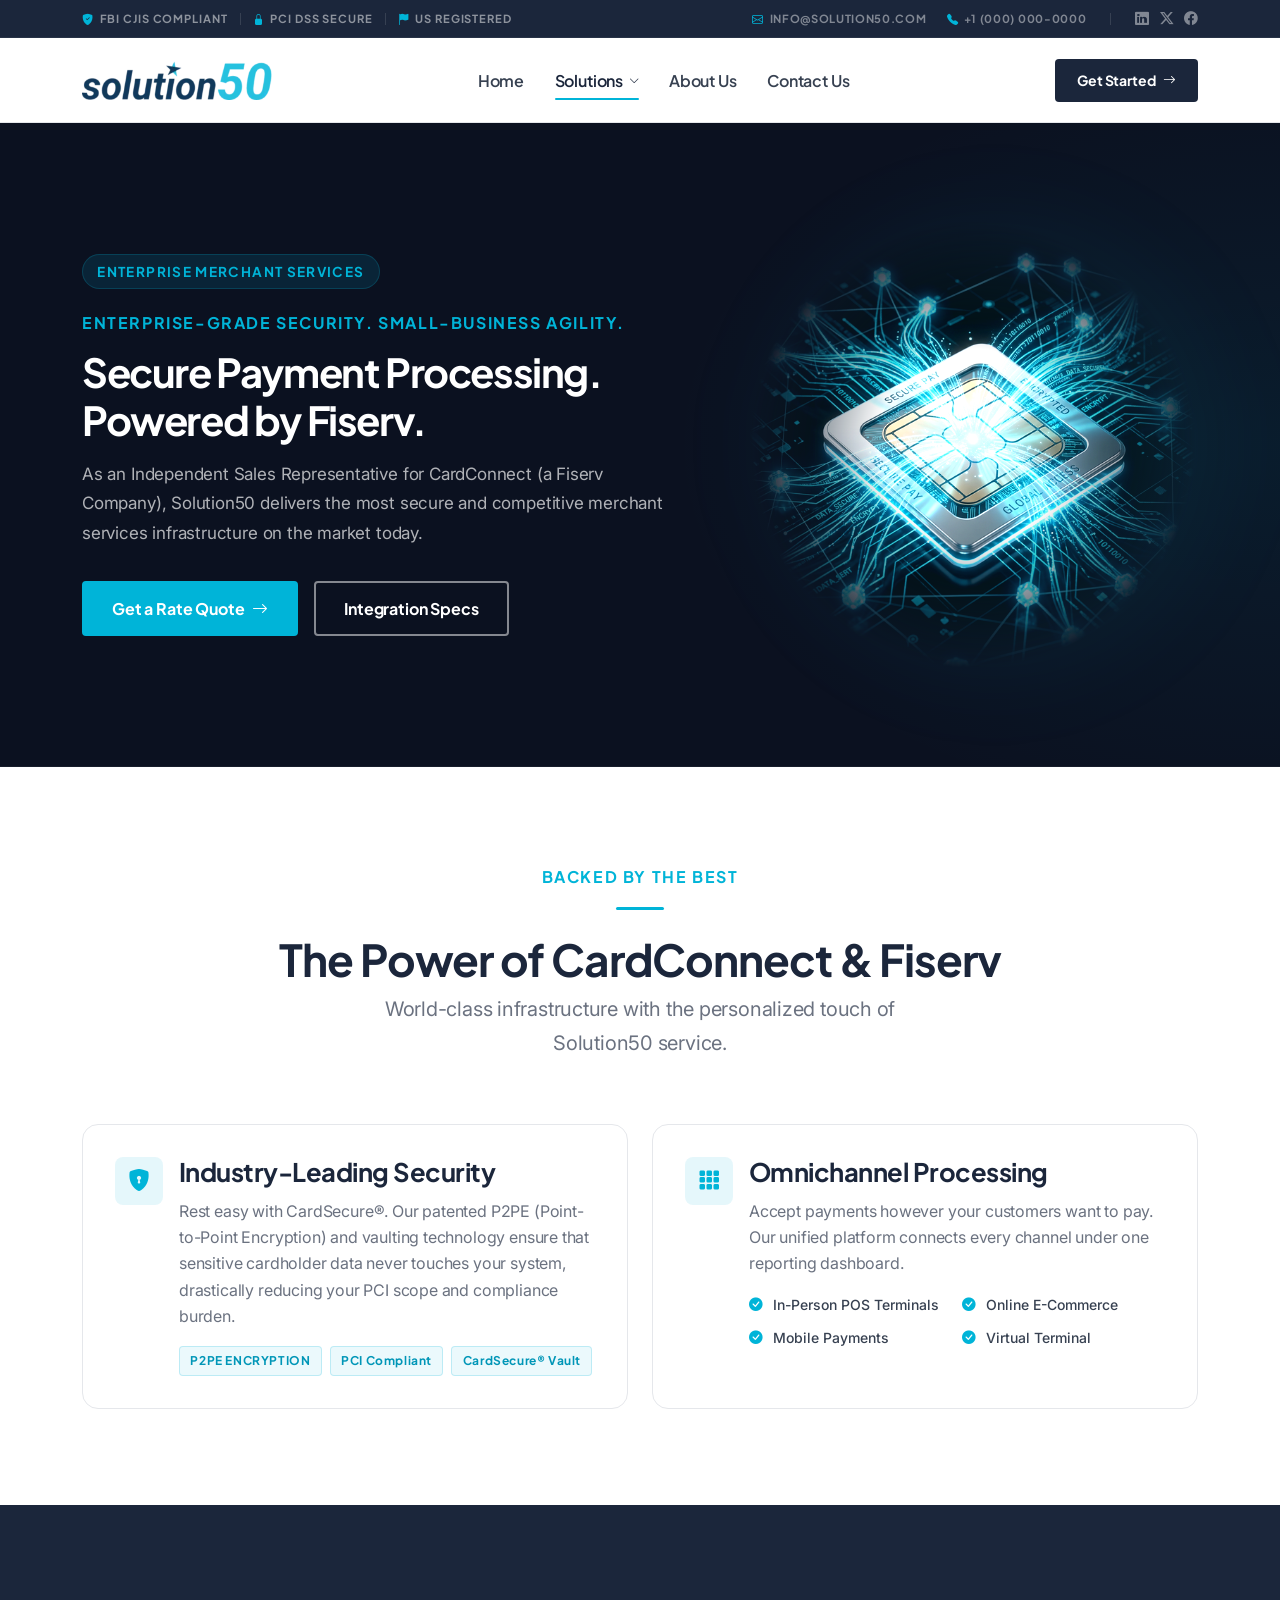
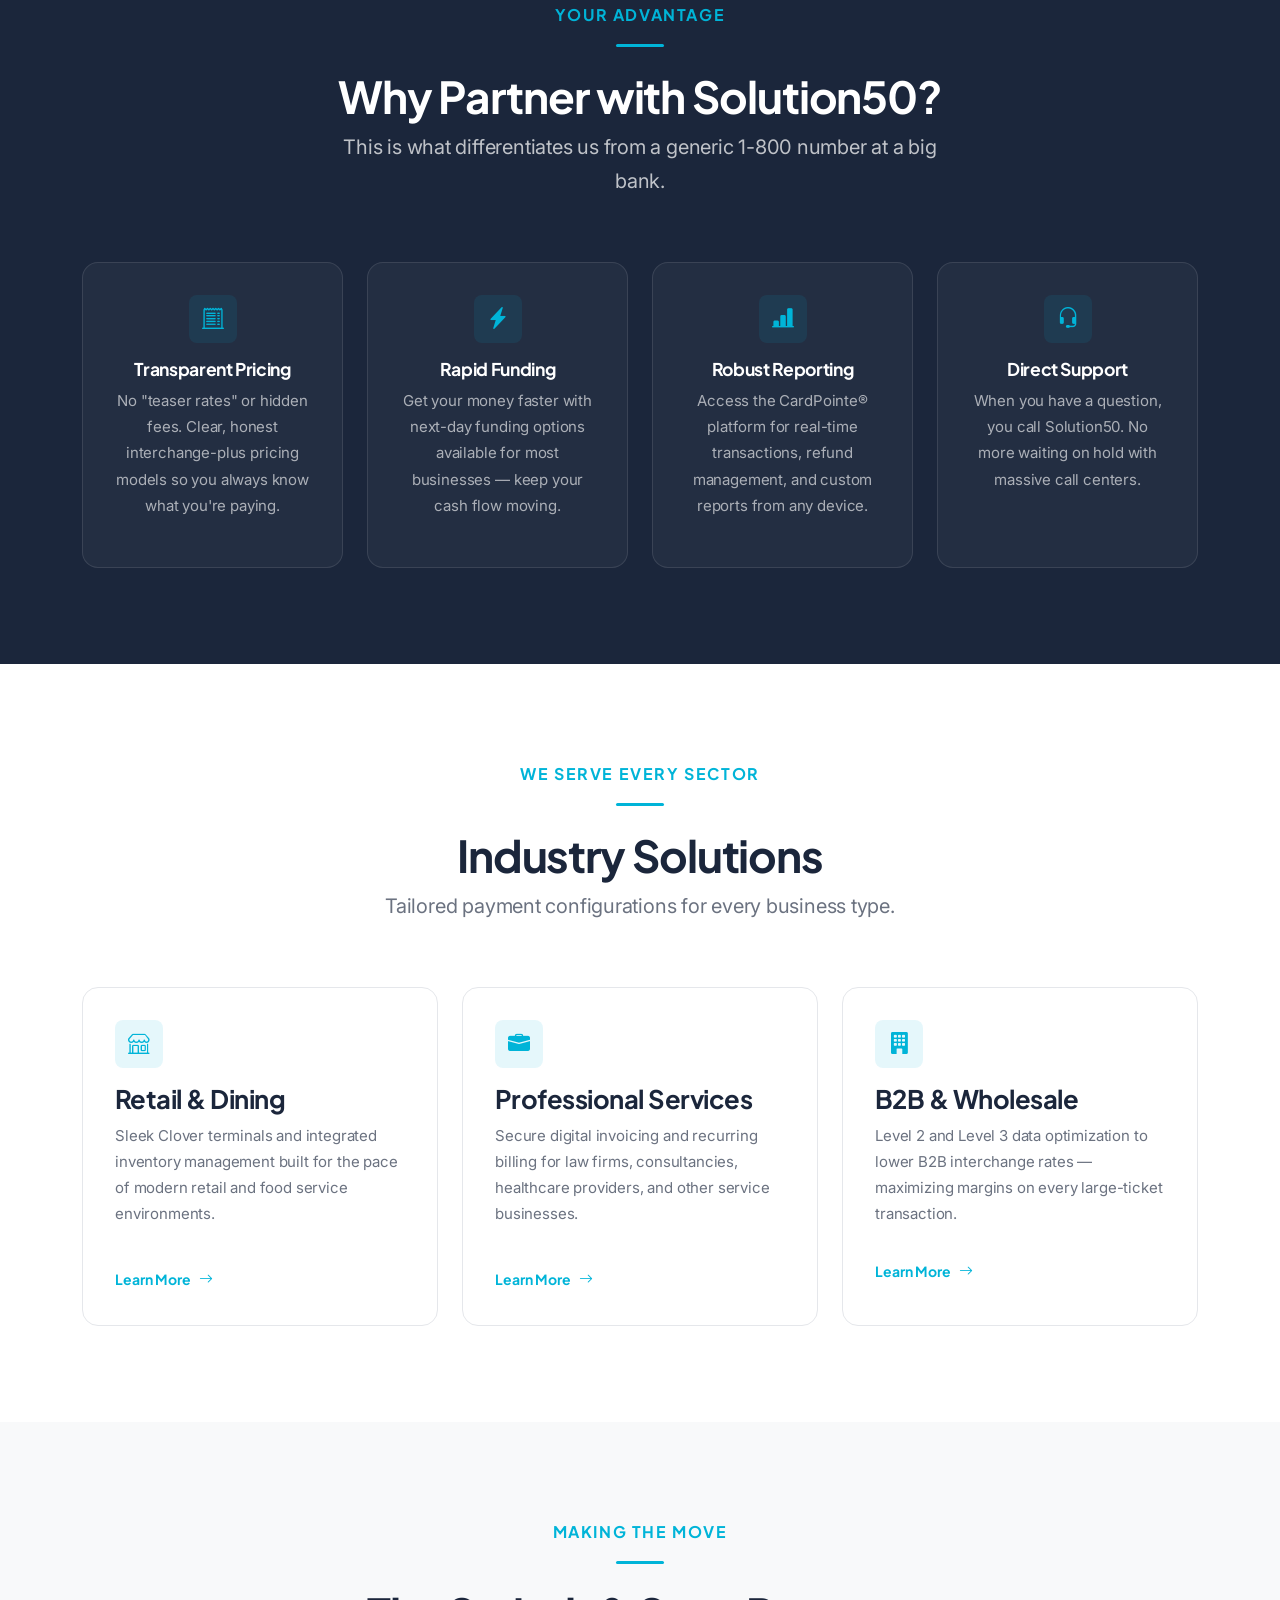
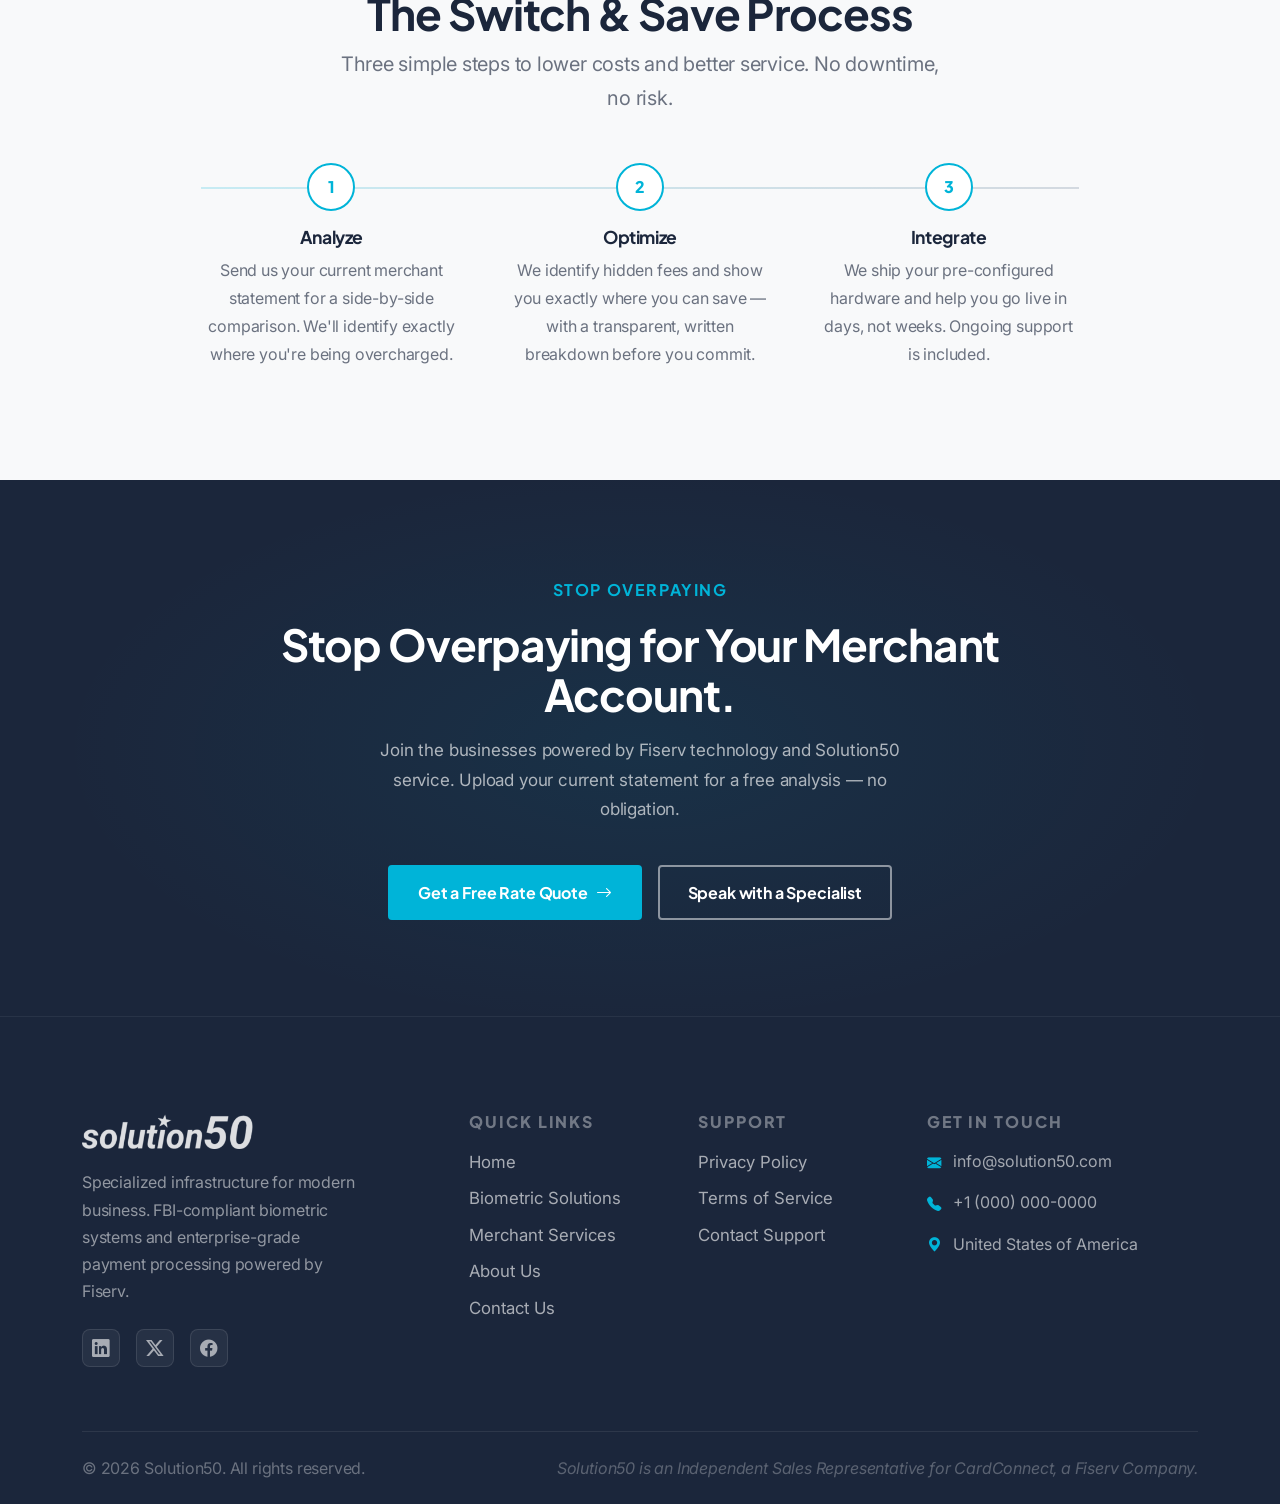
<file: merchant-services.html>
<!DOCTYPE html>
<html lang="en">
<head>
  <meta charset="UTF-8">
  <meta name="viewport" content="width=device-width, initial-scale=1.0">
  <title>Merchant Services — Solution50</title>
  <meta name="description" content="Enterprise-grade payment processing from Solution50 powered by CardConnect, a Fiserv Company. Low rates, PCI-compliant security, and personalized support.">

  <link href="https://cdn.jsdelivr.net/npm/bootstrap@5.3.3/dist/css/bootstrap.min.css" rel="stylesheet">
  <link href="https://cdn.jsdelivr.net/npm/bootstrap-icons@1.11.3/font/bootstrap-icons.min.css" rel="stylesheet">
  <link href="style.css?v=1.1" rel="stylesheet">
</head>
<body>

<header class="s50-header" role="banner">

  <!-- Top utility bar -->
  <div class="s50-topbar">
    <div class="container">
      <div class="topbar-inner">
        <div class="topbar-left">
          <span><i class="bi bi-shield-fill-check"></i> FBI CJIS Compliant</span>
          <span class="topbar-divider"></span>
          <span><i class="bi bi-lock-fill"></i> PCI DSS Secure</span>
          <span class="topbar-divider"></span>
          <span><i class="bi bi-flag-fill"></i> US Registered</span>
        </div>
        <div class="topbar-right">
            <div class="topbar-contact">
                <a href="mailto:info@solution50.com"><i class="bi bi-envelope"></i> info@solution50.com</a>
                <a href="tel:+10000000000"><i class="bi bi-telephone-fill"></i> +1 (000) 000-0000</a>
            </div>
            <span class="topbar-divider"></span>
            <div class="topbar-socials">
                <a href="#" aria-label="LinkedIn"><i class="bi bi-linkedin"></i></a>
                <a href="#" aria-label="Twitter"><i class="bi bi-twitter-x"></i></a>
                <a href="#" aria-label="Facebook"><i class="bi bi-facebook"></i></a>
            </div>
        </div>
      </div>
    </div>
  </div>

  <!-- Main navbar -->
  <nav class="s50-navbar" aria-label="Primary navigation">
    <div class="container">

      <!-- Logo -->
      <a class="navbar-brand" href="index.html" aria-label="Solution50 Home">
        <img src="assets/img/logo.webp" alt="Solution50" width="160" height="34">
      </a>

      <!-- Desktop nav links -->
      <ul class="nav-links" role="list">
        <li><a href="index.html" class="nav-link">Home</a></li>

        <!-- Solutions dropdown -->
        <li class="nav-has-dropdown">
          <button class="nav-link nav-dropdown-trigger" aria-expanded="false" aria-haspopup="true">
            Solutions <i class="bi bi-chevron-down nav-chevron"></i>
          </button>
          <div class="nav-dropdown" role="region">
            <a href="biometric-solutions.html" class="nav-dropdown-item">
              <div class="dropdown-item-icon">
                <i class="bi bi-fingerprint"></i>
              </div>
              <div class="dropdown-item-body">
                <span class="dropdown-item-title">Biometric System</span>
                <span class="dropdown-item-desc">FBI-compliant EFT & FD-258 printing</span>
              </div>
            </a>
            <a href="merchant-services.html" class="nav-dropdown-item">
              <div class="dropdown-item-icon">
                <i class="bi bi-credit-card-2-front"></i>
              </div>
              <div class="dropdown-item-body">
                <span class="dropdown-item-title">Merchant Services</span>
                <span class="dropdown-item-desc">CardConnect payments via Fiserv</span>
              </div>
            </a>
          </div>
        </li>

        <li><a href="about.html" class="nav-link">About Us</a></li>
        <li><a href="contact.html" class="nav-link">Contact Us</a></li>
      </ul>

      <!-- Desktop CTA -->
      <a href="contact.html" class="nav-cta">
        Get Started <i class="bi bi-arrow-right"></i>
      </a>

      <!-- Mobile toggle -->
      <button class="nav-toggle" id="navToggle" aria-expanded="false" aria-label="Open menu">
        <span class="toggle-bar"></span>
        <span class="toggle-bar"></span>
        <span class="toggle-bar"></span>
      </button>

    </div>
  </nav>

  <!-- Mobile menu -->
  <div class="mobile-menu" id="mobileMenu" aria-hidden="true">
    <div class="mobile-menu-inner">

      <div class="mobile-nav-group">
        <span class="mobile-nav-label">Navigate</span>
        <a href="index.html" class="mobile-nav-link">
          <i class="bi bi-house-fill"></i> Home
        </a>
        <a href="about.html" class="mobile-nav-link">
          <i class="bi bi-building"></i> About Us
        </a>
        <a href="contact.html" class="mobile-nav-link">
          <i class="bi bi-envelope"></i> Contact Us
        </a>
      </div>

      <div class="mobile-nav-group">
        <span class="mobile-nav-label">Solutions</span>
        <a href="biometric-solutions.html" class="mobile-nav-link">
          <i class="bi bi-fingerprint"></i> Biometric System
          <span class="mobile-nav-badge">EFT · FD-258</span>
        </a>
        <a href="merchant-services.html" class="mobile-nav-link">
          <i class="bi bi-credit-card-2-front"></i> Merchant Services
          <span class="mobile-nav-badge">Fiserv · CardConnect</span>
        </a>
      </div>

      <div class="mobile-menu-cta">
        <a href="contact.html" class="mobile-cta-btn">
          Get Started <i class="bi bi-arrow-right"></i>
        </a>
        <a href="mailto:info@solution50.com" class="mobile-contact-link">
          <i class="bi bi-envelope"></i> info@solution50.com
        </a>
      </div>

    </div>
  </div>

</header>

<main>
<!-- HERO -->
<section class="hero-inner" aria-labelledby="merch-hero-heading">
  <div class="container position-relative">
    <div class="row align-items-center">
      <div class="col-lg-7">
        <div class="hero-tag">Enterprise Merchant Services</div>
        <span class="eyebrow">Enterprise-grade security. Small-business agility.</span>
        <h1 id="merch-hero-heading">Secure Payment Processing.<br>Powered by Fiserv.</h1>
        <p class="mt-3">
          As an Independent Sales Representative for CardConnect (a Fiserv Company), Solution50 delivers the most secure and competitive merchant services infrastructure on the market today.
        </p>
        <div class="hero-actions mt-4">
          <a href="contact.html?interest=merchant" class="btn-primary-s50">Get a Rate Quote <i class="bi bi-arrow-right"></i></a>
          <a href="contact.html?interest=merchant" class="btn-outline-white">Integration Specs</a>
        </div>
      </div>
      <div class="col-lg-5 d-none d-lg-block">
        <div class="hero-visual-wrap animate-fade-up">
          <img src="assets/img/merch-hero.png" alt="Fintech Data Illustration" class="hero-visual-img">
          <div class="visual-glow"></div>
        </div>
      </div>
    </div>
  </div>
</section>

<!-- CARDCONNECT & FISERV -->
<section class="section" aria-labelledby="fiserv-heading">
  <div class="container">
    <div class="section-header centered" data-animate>
      <span class="eyebrow">Backed by the Best</span>
      <span class="teal-line"></span>
      <h2 id="fiserv-heading">The Power of CardConnect &amp; Fiserv</h2>
      <p class="lead">World-class infrastructure with the personalized touch of Solution50 service.</p>
    </div>

    <div class="row g-4 mt-2">
      <!-- Security -->
      <div class="col-lg-6" data-animate data-delay="0">
        <div class="s50-card h-100">
          <div class="d-flex gap-3 align-items-start">
            <div class="card-icon flex-shrink-0">
              <i class="bi bi-shield-lock-fill"></i>
            </div>
            <div>
              <h3>Industry-Leading Security</h3>
              <p>Rest easy with CardSecure®. Our patented P2PE (Point-to-Point Encryption) and vaulting technology ensure that sensitive cardholder data never touches your system, drastically reducing your PCI scope and compliance burden.</p>
              <div class="mt-3 d-flex gap-2 flex-wrap">
                <span class="badge-s50 bg-teal-subtle text-teal-dark">P2PE Encryption</span>
                <span style="background:rgba(0,180,216,0.08); color:var(--teal-dark); border:1px solid rgba(0,180,216,0.2); border-radius:4px; padding:0.25rem 0.65rem; font-size:0.75rem; font-weight:700; font-family:var(--font-display); letter-spacing:0.05em;">PCI Compliant</span>
                <span style="background:rgba(0,180,216,0.08); color:var(--teal-dark); border:1px solid rgba(0,180,216,0.2); border-radius:4px; padding:0.25rem 0.65rem; font-size:0.75rem; font-weight:700; font-family:var(--font-display); letter-spacing:0.05em;">CardSecure® Vault</span>
              </div>
            </div>
          </div>
        </div>
      </div>

      <!-- Omnichannel -->
      <div class="col-lg-6" data-animate data-delay="100">
        <div class="s50-card h-100">
          <div class="d-flex gap-3 align-items-start">
            <div class="card-icon flex-shrink-0">
              <i class="bi bi-grid-3x3-gap-fill"></i>
            </div>
            <div>
              <h3>Omnichannel Processing</h3>
              <p>Accept payments however your customers want to pay. Our unified platform connects every channel under one reporting dashboard.</p>
              <div class="mt-3 d-grid-2">
                <div class="pillar-feature fs-xs">
                  <i class="bi bi-check-circle-fill text-teal"></i>
                  In-Person POS Terminals
                </div>
                <div class="pillar-feature fs-xs">
                  <i class="bi bi-check-circle-fill text-teal"></i>
                  Online E-Commerce
                </div>
                <div class="pillar-feature fs-xs">
                  <i class="bi bi-check-circle-fill text-teal"></i>
                  Mobile Payments
                </div>
                <div class="pillar-feature fs-xs">
                  <i class="bi bi-check-circle-fill text-teal"></i>
                  Virtual Terminal
                </div>
              </div>
            </div>
          </div>
        </div>
      </div>
    </div>
  </div>
</section>

<!-- WHY PARTNER WITH SOLUTION50 -->
<section class="section section-dark" aria-labelledby="why-ms-heading">
  <div class="container">
    <div class="section-header centered" data-animate>
      <span class="eyebrow text-teal">Your Advantage</span>
      <span class="teal-line mx-auto"></span>
      <h2 id="why-ms-heading">Why Partner with Solution50?</h2>
      <p class="lead">This is what differentiates us from a generic 1-800 number at a big bank.</p>
    </div>

    <div class="row g-4 mt-2">
      <div class="col-md-6 col-lg-3" data-animate data-delay="0">
        <div class="s50-card-dark h-100 text-center">
          <div class="card-icon mx-auto mb-3">
            <i class="bi bi-receipt-cutoff"></i>
          </div>
          <h3 class="fs-md fw-bold font-display mb-2 text-white">Transparent Pricing</h3>
          <p class="text-white-62 fs-sm">No "teaser rates" or hidden fees. Clear, honest interchange-plus pricing models so you always know what you're paying.</p>
        </div>
      </div>

      <div class="col-md-6 col-lg-3" data-animate data-delay="100">
        <div class="s50-card-dark h-100 text-center">
          <div class="card-icon mx-auto mb-3">
            <i class="bi bi-lightning-charge-fill"></i>
          </div>
          <h3 class="fs-md fw-bold font-display mb-2 text-white">Rapid Funding</h3>
          <p class="text-white-62 fs-sm">Get your money faster with next-day funding options available for most businesses — keep your cash flow moving.</p>
        </div>
      </div>

      <div class="col-md-6 col-lg-3" data-animate data-delay="200">
        <div class="s50-card-dark h-100 text-center">
          <div class="card-icon mx-auto mb-3">
            <i class="bi bi-bar-chart-line-fill"></i>
          </div>
          <h3 class="fs-md fw-bold font-display mb-2 text-white">Robust Reporting</h3>
          <p class="text-white-62 fs-sm">Access the CardPointe® platform for real-time transactions, refund management, and custom reports from any device.</p>
        </div>
      </div>

      <div class="col-md-6 col-lg-3" data-animate data-delay="300">
        <div class="s50-card-dark h-100 text-center">
          <div class="card-icon mx-auto mb-3">
            <i class="bi bi-headset"></i>
          </div>
          <h3 class="fs-md fw-bold font-display mb-2 text-white">Direct Support</h3>
          <p class="text-white-62 fs-sm">When you have a question, you call Solution50. No more waiting on hold with massive call centers.</p>
        </div>
      </div>
    </div>
  </div>
</section>

<!-- INDUSTRY SOLUTIONS -->
<section class="section" aria-labelledby="industry-heading">
  <div class="container">
    <div class="section-header centered" data-animate>
      <span class="eyebrow">We Serve Every Sector</span>
      <span class="teal-line"></span>
      <h2 id="industry-heading">Industry Solutions</h2>
      <p class="lead">Tailored payment configurations for every business type.</p>
    </div>

    <div class="row g-4 mt-2">
      <div class="col-md-4" data-animate data-delay="0">
        <div class="industry-card h-100">
          <div class="card-icon mb-3">
            <i class="bi bi-shop"></i>
          </div>
          <h3>Retail &amp; Dining</h3>
          <p class="text-light fs-sm">Sleek Clover terminals and integrated inventory management built for the pace of modern retail and food service environments.</p>
          <a href="contact.html?interest=merchant" class="pane-link-teal">
            Learn More <i class="bi bi-arrow-right"></i>
          </a>
        </div>
      </div>

      <div class="col-md-4" data-animate data-delay="100">
        <div class="industry-card h-100">
          <div class="card-icon mb-3">
            <i class="bi bi-briefcase-fill"></i>
          </div>
          <h3>Professional Services</h3>
          <p class="text-light fs-sm">Secure digital invoicing and recurring billing for law firms, consultancies, healthcare providers, and other service businesses.</p>
          <a href="contact.html?interest=merchant" class="pane-link-teal">
            Learn More <i class="bi bi-arrow-right"></i>
          </a>
        </div>
      </div>

      <div class="col-md-4" data-animate data-delay="200">
        <div class="industry-card h-100">
          <div class="card-icon mb-3">
            <i class="bi bi-building-fill"></i>
          </div>
          <h3>B2B &amp; Wholesale</h3>
          <p class="text-light fs-sm">Level 2 and Level 3 data optimization to lower B2B interchange rates — maximizing margins on every large-ticket transaction.</p>
          <a href="contact.html?interest=merchant" class="d-inline-flex align-items-center gap-2 mt-3 text-teal font-display fs-xs fw-bold">
            Learn More <i class="bi bi-arrow-right"></i>
          </a>
        </div>
      </div>
    </div>
  </div>
</section>

<!-- SWITCH & SAVE PROCESS -->
<section class="section section-muted" aria-labelledby="switch-heading">
  <div class="container">
    <div class="section-header centered" data-animate>
      <span class="eyebrow">Making the Move</span>
      <span class="teal-line"></span>
      <h2 id="switch-heading">The Switch &amp; Save Process</h2>
      <p class="lead">Three simple steps to lower costs and better service. No downtime, no risk.</p>
    </div>

    <div class="row justify-content-center mt-5">
      <div class="col-lg-10">
        <div class="process-steps" data-animate>
          <div class="process-step">
            <div class="step-num">1</div>
            <h3 class="fs-md fw-bold font-display mb-2">Analyze</h3>
            <p>Send us your current merchant statement for a side-by-side comparison. We'll identify exactly where you're being overcharged.</p>
          </div>
          <div class="process-step">
            <div class="step-num">2</div>
            <h3 class="fs-md fw-bold font-display mb-2">Optimize</h3>
            <p>We identify hidden fees and show you exactly where you can save — with a transparent, written breakdown before you commit.</p>
          </div>
          <div class="process-step">
            <div class="step-num">3</div>
            <h3 class="fs-md fw-bold font-display mb-2">Integrate</h3>
            <p>We ship your pre-configured hardware and help you go live in days, not weeks. Ongoing support is included.</p>
          </div>
        </div>
      </div>
    </div>
  </div>
</section>

<!-- CTA -->
<section class="cta-section" aria-labelledby="ms-cta-heading">
  <div class="container">
    <div class="row justify-content-center">
      <div class="col-lg-8" data-animate>
        <span class="eyebrow text-teal">Stop Overpaying</span>
        <h2 id="ms-cta-heading">Stop Overpaying for Your Merchant Account.</h2>
        <p>Join the businesses powered by Fiserv technology and Solution50 service. Upload your current statement for a free analysis — no obligation.</p>
        <div class="cta-actions">
          <a href="contact.html?interest=merchant" class="btn-primary-s50">Get a Free Rate Quote <i class="bi bi-arrow-right"></i></a>
          <a href="contact.html?interest=merchant" class="btn-outline-white">Speak with a Specialist</a>
        </div>
      </div>
    </div>
  </div>
</section>
</main>

<!-- FOOTER -->
<footer class="s50-footer" role="contentinfo">
  <div class="container">
    <div class="footer-top">
      <div class="footer-brand">
        <a href="index.html"><img src="assets/img/logo.webp" alt="Solution50" width="160" height="34"></a>
        <p class="mt-3">Specialized infrastructure for modern business. FBI-compliant biometric systems and enterprise-grade payment processing powered by Fiserv.</p>
        <div class="footer-socials mt-4">
          <a href="#" aria-label="LinkedIn"><i class="bi bi-linkedin"></i></a>
          <a href="#" aria-label="Twitter"><i class="bi bi-twitter-x"></i></a>
          <a href="#" aria-label="Facebook"><i class="bi bi-facebook"></i></a>
        </div>
      </div>
      <div class="footer-col">
        <h5>Quick Links</h5>
        <a href="index.html">Home</a>
        <a href="biometric-solutions.html">Biometric Solutions</a>
        <a href="merchant-services.html">Merchant Services</a>
        <a href="about.html">About Us</a>
        <a href="contact.html">Contact Us</a>
      </div>
      <div class="footer-col">
        <h5>Support</h5>
        <a href="privacy.html">Privacy Policy</a>
        <a href="terms.html">Terms of Service</a>
        <a href="contact.html">Contact Support</a>
      </div>
      <div class="footer-col">
        <h5>Get In Touch</h5>
        <div class="footer-contact-item">
          <i class="bi bi-envelope-fill"></i>
          <a href="mailto:info@solution50.com">info@solution50.com</a>
        </div>
        <div class="footer-contact-item">
          <i class="bi bi-telephone-fill"></i>
          <a href="tel:+10000000000">+1 (000) 000-0000</a>
        </div>
        <div class="footer-contact-item">
          <i class="bi bi-geo-alt-fill"></i>
          <span>United States of America</span>
        </div>
      </div>
    </div>
    <div class="footer-bottom">
      <p>© 2026 Solution50. All rights reserved.</p>
      <p class="compliance-note">Solution50 is an Independent Sales Representative for CardConnect, a Fiserv Company.</p>
    </div>
  </div>
</footer>

<script src="https://cdn.jsdelivr.net/npm/bootstrap@5.3.3/dist/js/bootstrap.bundle.min.js"></script>
<script src="assets/js/script.js"></script>
</body>
</html>
</file>
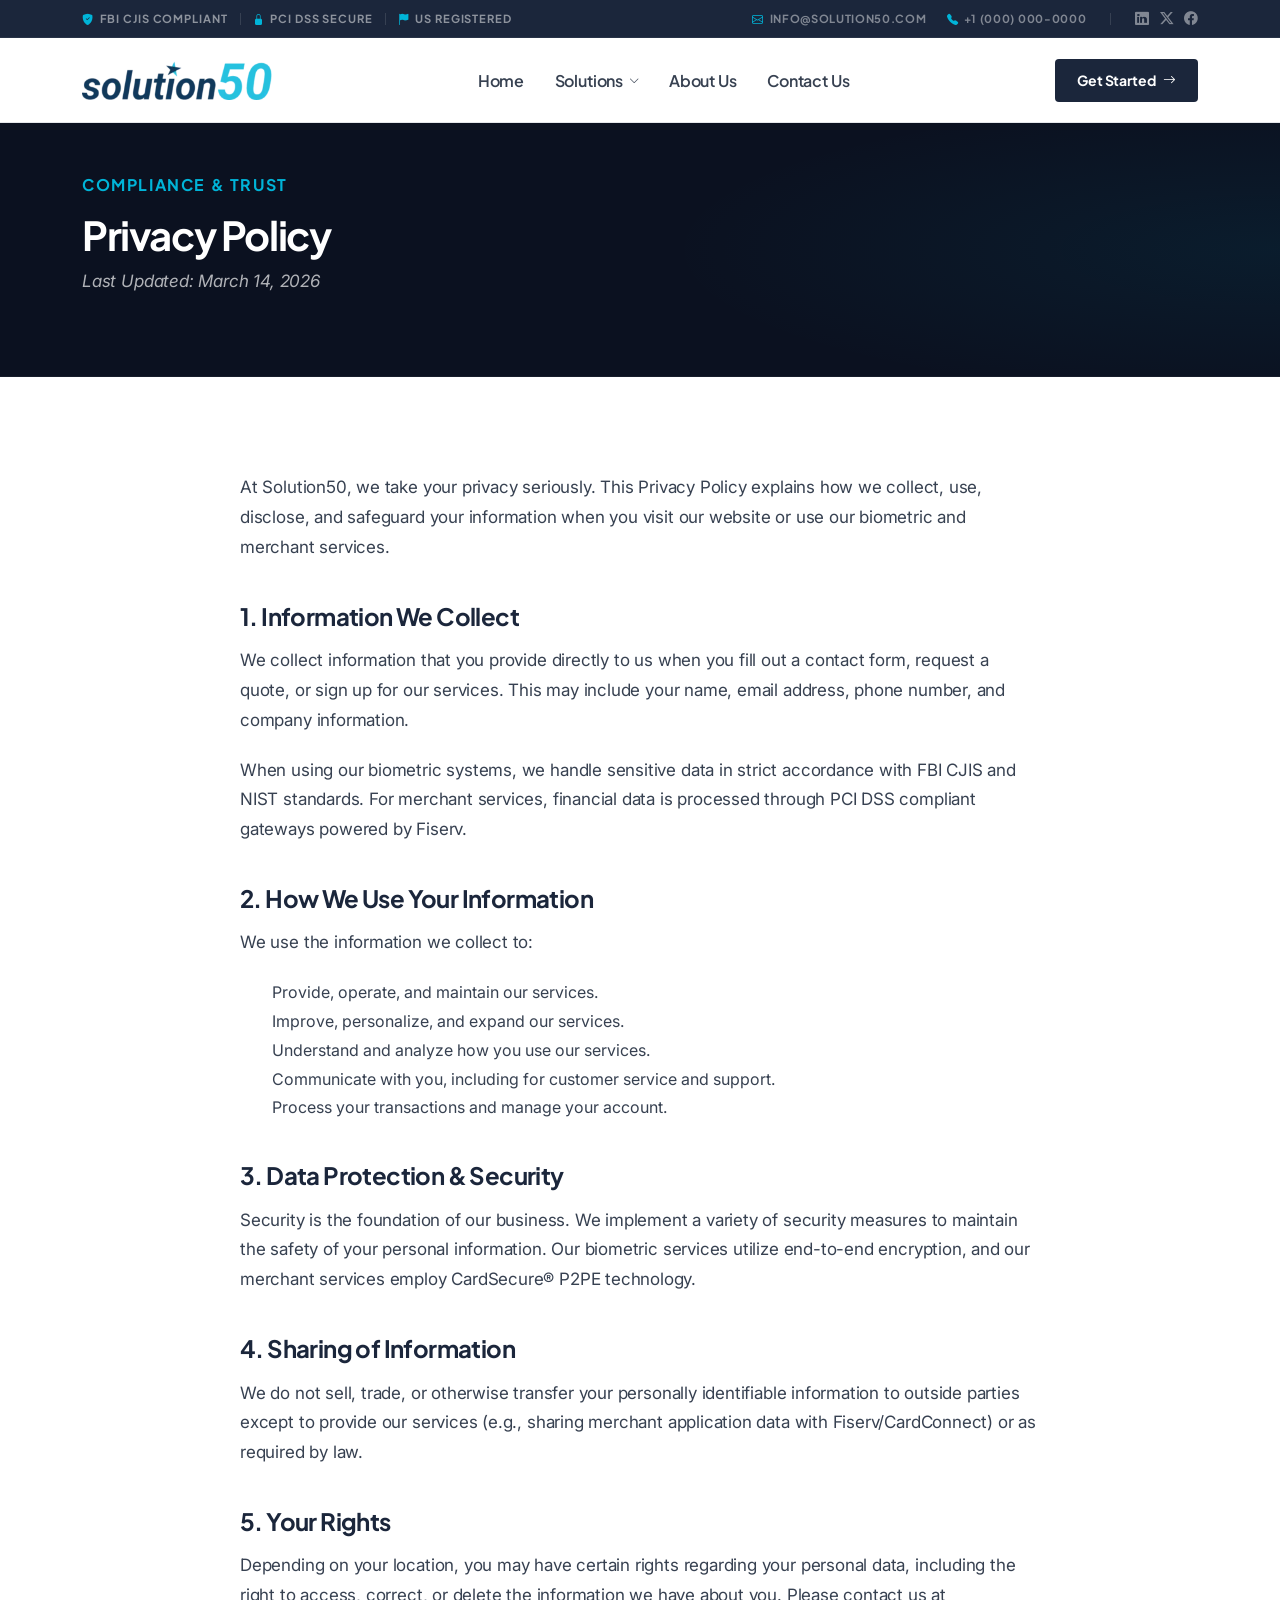
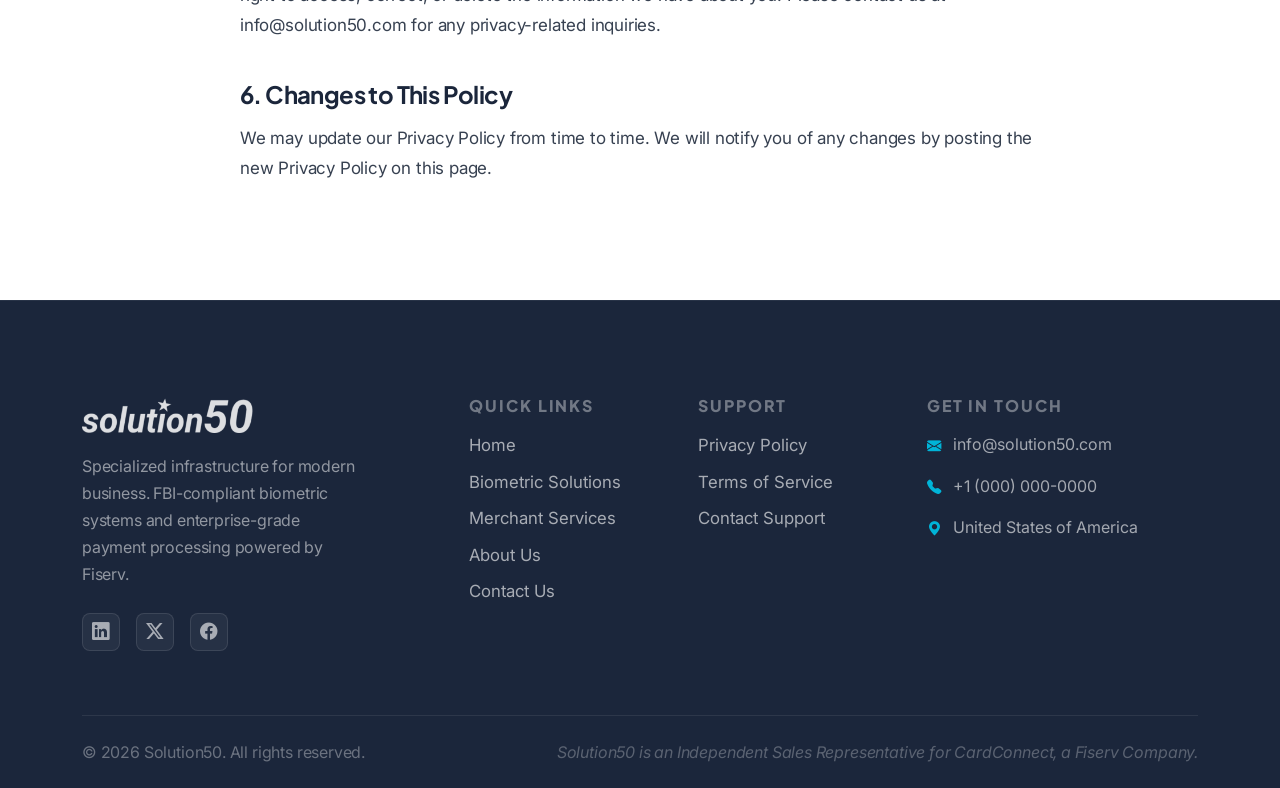
<file: privacy.html>
<!DOCTYPE html>
<html lang="en">

<head>
    <meta charset="UTF-8">
    <meta name="viewport" content="width=device-width, initial-scale=1.0">
    <title>Privacy Policy — Solution50</title>
    <meta name="description" content="Solution50 Privacy Policy. Learn how we handle and protect your data.">

    <link href="https://cdn.jsdelivr.net/npm/bootstrap@5.3.3/dist/css/bootstrap.min.css" rel="stylesheet">
    <link href="https://cdn.jsdelivr.net/npm/bootstrap-icons@1.11.3/font/bootstrap-icons.min.css" rel="stylesheet">
    <link href="style.css?v=1.1" rel="stylesheet">
</head>

<body>

    <header class="s50-header" role="banner">

        <!-- Top utility bar -->
        <div class="s50-topbar">
            <div class="container">
                <div class="topbar-inner">
                    <div class="topbar-left">
                        <span><i class="bi bi-shield-fill-check"></i> FBI CJIS Compliant</span>
                        <span class="topbar-divider"></span>
                        <span><i class="bi bi-lock-fill"></i> PCI DSS Secure</span>
                        <span class="topbar-divider"></span>
                        <span><i class="bi bi-flag-fill"></i> US Registered</span>
                    </div>
                    <div class="topbar-right">
                        <div class="topbar-contact">
                            <a href="mailto:info@solution50.com"><i class="bi bi-envelope"></i> info@solution50.com</a>
                            <a href="tel:+10000000000"><i class="bi bi-telephone-fill"></i> +1 (000) 000-0000</a>
                        </div>
                        <span class="topbar-divider"></span>
                        <div class="topbar-socials">
                            <a href="#" aria-label="LinkedIn"><i class="bi bi-linkedin"></i></a>
                            <a href="#" aria-label="Twitter"><i class="bi bi-twitter-x"></i></a>
                            <a href="#" aria-label="Facebook"><i class="bi bi-facebook"></i></a>
                        </div>
                    </div>
                </div>
            </div>
        </div>

        <!-- Main navbar -->
        <nav class="s50-navbar" aria-label="Primary navigation">
            <div class="container">

                <!-- Logo -->
                <a class="navbar-brand" href="index.html" aria-label="Solution50 Home">
                    <img src="assets/img/logo.webp" alt="Solution50" width="160" height="34">
                </a>

                <!-- Desktop nav links -->
                <ul class="nav-links" role="list">
                    <li><a href="index.html" class="nav-link">Home</a></li>

                    <!-- Solutions dropdown -->
                    <li class="nav-has-dropdown">
                        <button class="nav-link nav-dropdown-trigger" aria-expanded="false" aria-haspopup="true">
                            Solutions <i class="bi bi-chevron-down nav-chevron"></i>
                        </button>
                        <div class="nav-dropdown" role="region">
                            <a href="biometric-solutions.html" class="nav-dropdown-item">
                                <div class="dropdown-item-icon">
                                    <i class="bi bi-fingerprint"></i>
                                </div>
                                <div class="dropdown-item-body">
                                    <span class="dropdown-item-title">Biometric System</span>
                                    <span class="dropdown-item-desc">FBI-compliant EFT & FD-258 printing</span>
                                </div>
                            </a>
                            <a href="merchant-services.html" class="nav-dropdown-item">
                                <div class="dropdown-item-icon">
                                    <i class="bi bi-credit-card-2-front"></i>
                                </div>
                                <div class="dropdown-item-body">
                                    <span class="dropdown-item-title">Merchant Services</span>
                                    <span class="dropdown-item-desc">CardConnect payments via Fiserv</span>
                                </div>
                            </a>
                        </div>
                    </li>

                    <li><a href="about.html" class="nav-link">About Us</a></li>
                    <li><a href="contact.html" class="nav-link">Contact Us</a></li>
                </ul>

                <!-- Desktop CTA -->
                <a href="contact.html" class="nav-cta">
                    Get Started <i class="bi bi-arrow-right"></i>
                </a>

                <!-- Mobile toggle -->
                <button class="nav-toggle" id="navToggle" aria-expanded="false" aria-label="Open menu">
                    <span class="toggle-bar"></span>
                    <span class="toggle-bar"></span>
                    <span class="toggle-bar"></span>
                </button>

            </div>
        </nav>

        <!-- Mobile menu -->
        <div class="mobile-menu" id="mobileMenu" aria-hidden="true">
            <div class="mobile-menu-inner">

                <div class="mobile-nav-group">
                    <span class="mobile-nav-label">Navigate</span>
                    <a href="index.html" class="mobile-nav-link">
                        <i class="bi bi-house-fill"></i> Home
                    </a>
                    <a href="about.html" class="mobile-nav-link">
                        <i class="bi bi-building"></i> About Us
                    </a>
                    <a href="contact.html" class="mobile-nav-link">
                        <i class="bi bi-envelope"></i> Contact Us
                    </a>
                </div>

                <div class="mobile-nav-group">
                    <span class="mobile-nav-label">Solutions</span>
                    <a href="biometric-solutions.html" class="mobile-nav-link">
                        <i class="bi bi-fingerprint"></i> Biometric System
                        <span class="mobile-nav-badge">EFT · FD-258</span>
                    </a>
                    <a href="merchant-services.html" class="mobile-nav-link">
                        <i class="bi bi-credit-card-2-front"></i> Merchant Services
                        <span class="mobile-nav-badge">Fiserv · CardConnect</span>
                    </a>
                </div>

                <div class="mobile-menu-cta">
                    <a href="contact.html" class="mobile-cta-btn">
                        Get Started <i class="bi bi-arrow-right"></i>
                    </a>
                    <a href="mailto:info@solution50.com" class="mobile-contact-link">
                        <i class="bi bi-envelope"></i> info@solution50.com
                    </a>
                </div>

            </div>
        </div>

    </header>

    <main>
    <!-- HERO -->
    <section class="hero-inner py-5">
        <div class="container">
            <span class="eyebrow text-teal">Compliance & Trust</span>
            <h1>Privacy Policy</h1>
            <p class="last-updated">Last Updated: March 14, 2026</p>
        </div>
    </section>

    <!-- CONTENT -->
    <section class="section">
        <div class="container">
            <div class="legal-content">
                <p>At Solution50, we take your privacy seriously. This Privacy Policy explains how we collect, use, disclose, and safeguard your information when you visit our website or use our biometric and merchant services.</p>

                <h2>1. Information We Collect</h2>
                <p>We collect information that you provide directly to us when you fill out a contact form, request a quote, or sign up for our services. This may include your name, email address, phone number, and company information.</p>
                <p>When using our biometric systems, we handle sensitive data in strict accordance with FBI CJIS and NIST standards. For merchant services, financial data is processed through PCI DSS compliant gateways powered by Fiserv.</p>

                <h2>2. How We Use Your Information</h2>
                <p>We use the information we collect to:</p>
                <ul>
                    <li>Provide, operate, and maintain our services.</li>
                    <li>Improve, personalize, and expand our services.</li>
                    <li>Understand and analyze how you use our services.</li>
                    <li>Communicate with you, including for customer service and support.</li>
                    <li>Process your transactions and manage your account.</li>
                </ul>

                <h2>3. Data Protection & Security</h2>
                <p>Security is the foundation of our business. We implement a variety of security measures to maintain the safety of your personal information. Our biometric services utilize end-to-end encryption, and our merchant services employ CardSecure® P2PE technology.</p>

                <h2>4. Sharing of Information</h2>
                <p>We do not sell, trade, or otherwise transfer your personally identifiable information to outside parties except to provide our services (e.g., sharing merchant application data with Fiserv/CardConnect) or as required by law.</p>

                <h2>5. Your Rights</h2>
                <p>Depending on your location, you may have certain rights regarding your personal data, including the right to access, correct, or delete the information we have about you. Please contact us at info@solution50.com for any privacy-related inquiries.</p>

                <h2>6. Changes to This Policy</h2>
                <p>We may update our Privacy Policy from time to time. We will notify you of any changes by posting the new Privacy Policy on this page.</p>
            </div>
        </div>
    </section>
    </main>

    <!-- FOOTER -->
    <footer class="s50-footer" role="contentinfo">
        <div class="container">
            <div class="footer-top">
                <div class="footer-brand">
                    <a href="index.html" aria-label="Solution50 Home">
                        <img src="assets/img/logo.webp" alt="Solution50" width="160" height="34">
                    </a>
                    <p class="mt-3">Specialized infrastructure for modern business. FBI-compliant biometric systems and
                        enterprise-grade payment processing powered by Fiserv.</p>
                    <div class="footer-socials mt-4">
                        <a href="#" aria-label="LinkedIn"><i class="bi bi-linkedin"></i></a>
                        <a href="#" aria-label="Twitter"><i class="bi bi-twitter-x"></i></a>
                        <a href="#" aria-label="Facebook"><i class="bi bi-facebook"></i></a>
                    </div>
                </div>

                <div class="footer-col">
                    <h5>Quick Links</h5>
                    <a href="index.html">Home</a>
                    <a href="biometric-solutions.html">Biometric Solutions</a>
                    <a href="merchant-services.html">Merchant Services</a>
                    <a href="about.html">About Us</a>
                    <a href="contact.html">Contact Us</a>
                </div>

                <div class="footer-col">
                    <h5>Support</h5>
                    <a href="privacy.html">Privacy Policy</a>
                    <a href="terms.html">Terms of Service</a>
                    <a href="contact.html">Contact Support</a>
                </div>

                <div class="footer-col">
                    <h5>Get In Touch</h5>
                    <div class="footer-contact-item">
                        <i class="bi bi-envelope-fill"></i>
                        <a href="mailto:info@solution50.com">info@solution50.com</a>
                    </div>
                    <div class="footer-contact-item">
                        <i class="bi bi-telephone-fill"></i>
                        <a href="tel:+10000000000">+1 (000) 000-0000</a>
                    </div>
                    <div class="footer-contact-item">
                        <i class="bi bi-geo-alt-fill"></i>
                        <span>United States of America</span>
                    </div>
                </div>
            </div>

            <div class="footer-bottom">
                <p>© 2026 Solution50. All rights reserved.</p>
                <p class="compliance-note">Solution50 is an Independent Sales Representative for CardConnect, a Fiserv
                    Company.</p>
            </div>
        </div>
    </footer>

    <script src="https://cdn.jsdelivr.net/npm/bootstrap@5.3.3/dist/js/bootstrap.bundle.min.js"></script>
    <script src="assets/js/script.js"></script>
</body>

</html>
</file>
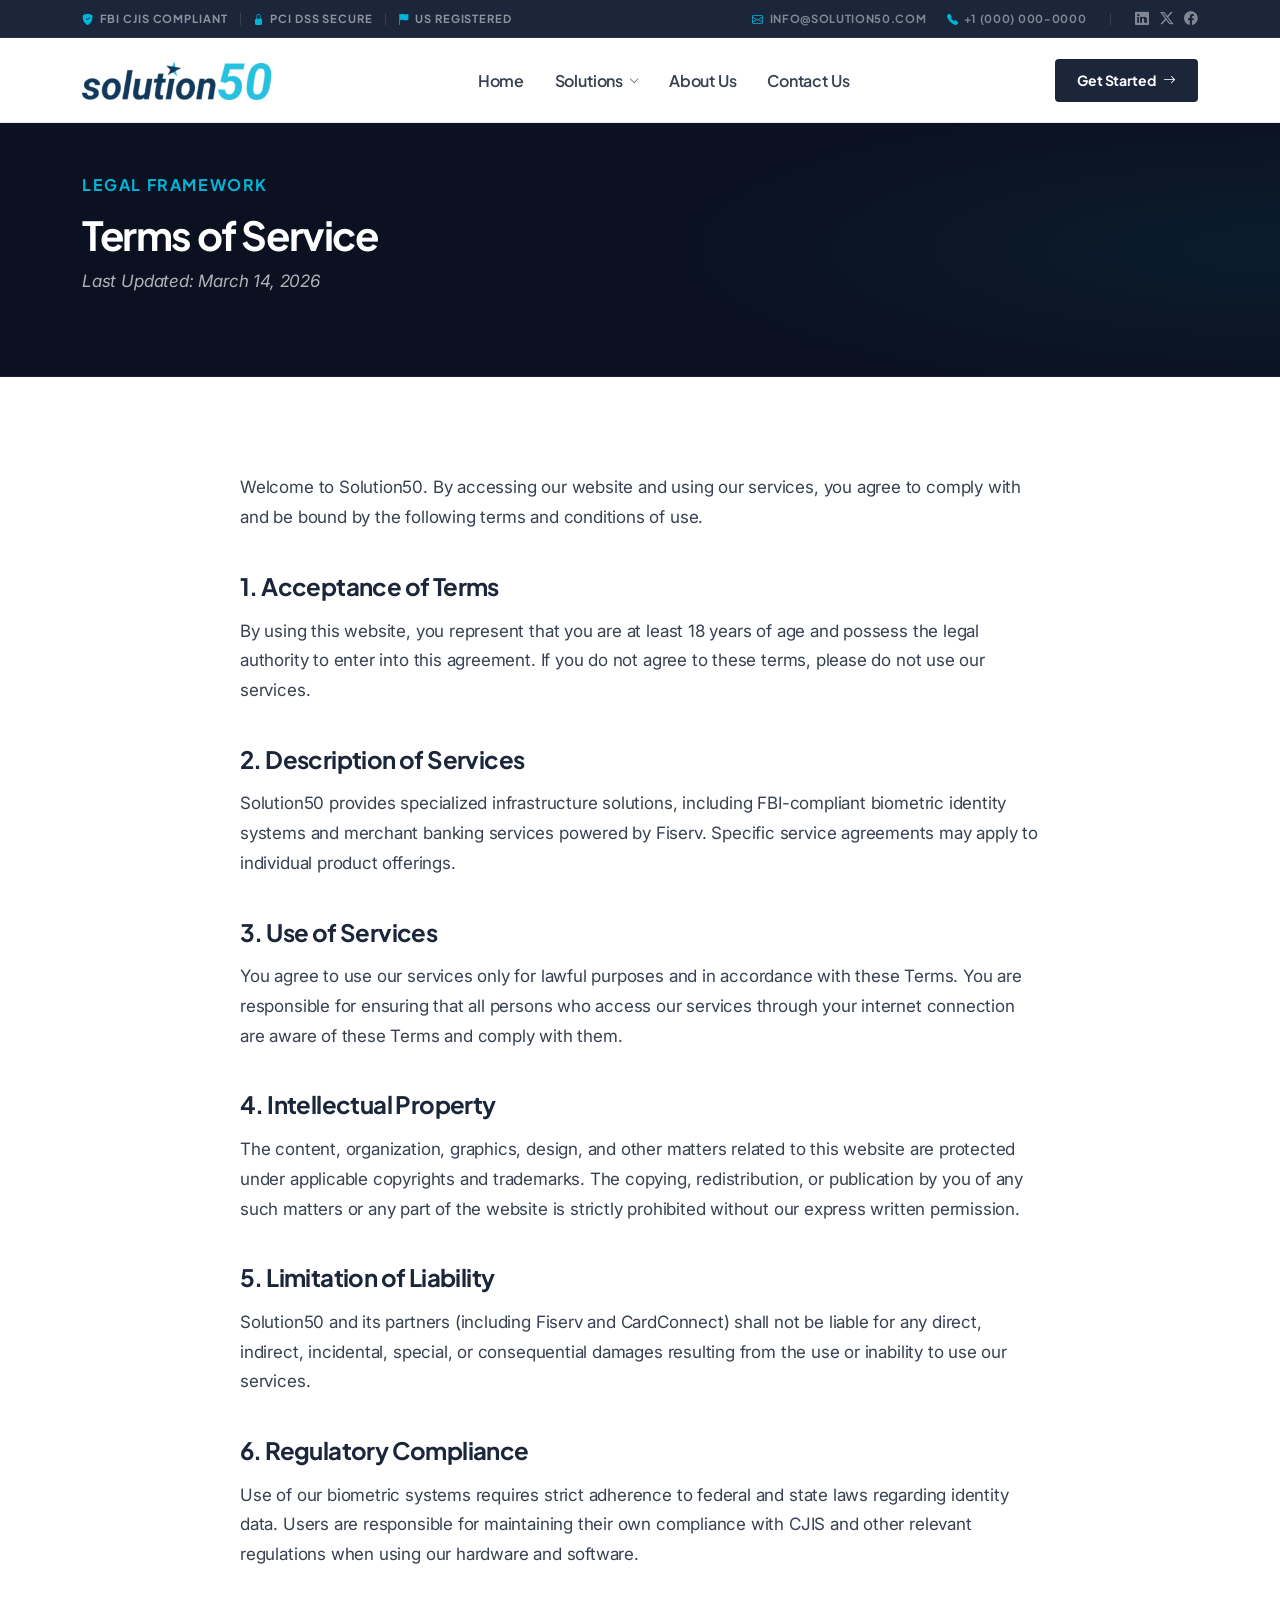
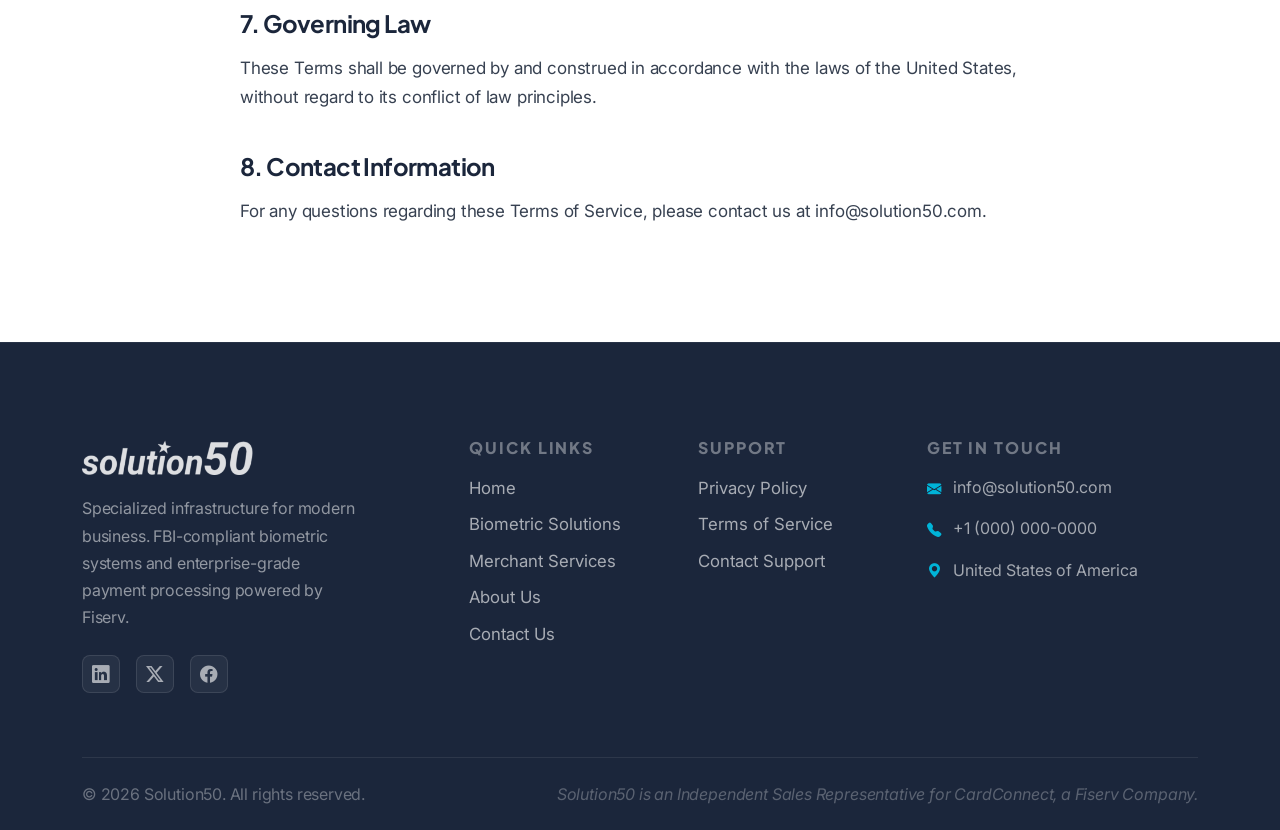
<file: terms.html>
<!DOCTYPE html>
<html lang="en">

<head>
    <meta charset="UTF-8">
    <meta name="viewport" content="width=device-width, initial-scale=1.0">
    <title>Terms of Service — Solution50</title>
    <meta name="description" content="Solution50 Terms of Service. User agreements and service terms.">

    <link href="https://cdn.jsdelivr.net/npm/bootstrap@5.3.3/dist/css/bootstrap.min.css" rel="stylesheet">
    <link href="https://cdn.jsdelivr.net/npm/bootstrap-icons@1.11.3/font/bootstrap-icons.min.css" rel="stylesheet">
    <link href="style.css?v=1.1" rel="stylesheet">
</head>

<body>

    <header class="s50-header" role="banner">

        <!-- Top utility bar -->
        <div class="s50-topbar">
            <div class="container">
                <div class="topbar-inner">
                    <div class="topbar-left">
                        <span><i class="bi bi-shield-fill-check"></i> FBI CJIS Compliant</span>
                        <span class="topbar-divider"></span>
                        <span><i class="bi bi-lock-fill"></i> PCI DSS Secure</span>
                        <span class="topbar-divider"></span>
                        <span><i class="bi bi-flag-fill"></i> US Registered</span>
                    </div>
                    <div class="topbar-right">
                        <div class="topbar-contact">
                            <a href="mailto:info@solution50.com"><i class="bi bi-envelope"></i> info@solution50.com</a>
                            <a href="tel:+10000000000"><i class="bi bi-telephone-fill"></i> +1 (000) 000-0000</a>
                        </div>
                        <span class="topbar-divider"></span>
                        <div class="topbar-socials">
                            <a href="#" aria-label="LinkedIn"><i class="bi bi-linkedin"></i></a>
                            <a href="#" aria-label="Twitter"><i class="bi bi-twitter-x"></i></a>
                            <a href="#" aria-label="Facebook"><i class="bi bi-facebook"></i></a>
                        </div>
                    </div>
                </div>
            </div>
        </div>

        <!-- Main navbar -->
        <nav class="s50-navbar" aria-label="Primary navigation">
            <div class="container">

                <!-- Logo -->
                <a class="navbar-brand" href="index.html" aria-label="Solution50 Home">
                    <img src="assets/img/logo.webp" alt="Solution50" width="160" height="34">
                </a>

                <!-- Desktop nav links -->
                <ul class="nav-links" role="list">
                    <li><a href="index.html" class="nav-link">Home</a></li>

                    <!-- Solutions dropdown -->
                    <li class="nav-has-dropdown">
                        <button class="nav-link nav-dropdown-trigger" aria-expanded="false" aria-haspopup="true">
                            Solutions <i class="bi bi-chevron-down nav-chevron"></i>
                        </button>
                        <div class="nav-dropdown" role="region">
                            <a href="biometric-solutions.html" class="nav-dropdown-item">
                                <div class="dropdown-item-icon">
                                    <i class="bi bi-fingerprint"></i>
                                </div>
                                <div class="dropdown-item-body">
                                    <span class="dropdown-item-title">Biometric System</span>
                                    <span class="dropdown-item-desc">FBI-compliant EFT & FD-258 printing</span>
                                </div>
                            </a>
                            <a href="merchant-services.html" class="nav-dropdown-item">
                                <div class="dropdown-item-icon">
                                    <i class="bi bi-credit-card-2-front"></i>
                                </div>
                                <div class="dropdown-item-body">
                                    <span class="dropdown-item-title">Merchant Services</span>
                                    <span class="dropdown-item-desc">CardConnect payments via Fiserv</span>
                                </div>
                            </a>
                        </div>
                    </li>

                    <li><a href="about.html" class="nav-link">About Us</a></li>
                    <li><a href="contact.html" class="nav-link">Contact Us</a></li>
                </ul>

                <!-- Desktop CTA -->
                <a href="contact.html" class="nav-cta">
                    Get Started <i class="bi bi-arrow-right"></i>
                </a>

                <!-- Mobile toggle -->
                <button class="nav-toggle" id="navToggle" aria-expanded="false" aria-label="Open menu">
                    <span class="toggle-bar"></span>
                    <span class="toggle-bar"></span>
                    <span class="toggle-bar"></span>
                </button>

            </div>
        </nav>

        <!-- Mobile menu -->
        <div class="mobile-menu" id="mobileMenu" aria-hidden="true">
            <div class="mobile-menu-inner">

                <div class="mobile-nav-group">
                    <span class="mobile-nav-label">Navigate</span>
                    <a href="index.html" class="mobile-nav-link">
                        <i class="bi bi-house-fill"></i> Home
                    </a>
                    <a href="about.html" class="mobile-nav-link">
                        <i class="bi bi-building"></i> About Us
                    </a>
                    <a href="contact.html" class="mobile-nav-link">
                        <i class="bi bi-envelope"></i> Contact Us
                    </a>
                </div>

                <div class="mobile-nav-group">
                    <span class="mobile-nav-label">Solutions</span>
                    <a href="biometric-solutions.html" class="mobile-nav-link">
                        <i class="bi bi-fingerprint"></i> Biometric System
                        <span class="mobile-nav-badge">EFT · FD-258</span>
                    </a>
                    <a href="merchant-services.html" class="mobile-nav-link">
                        <i class="bi bi-credit-card-2-front"></i> Merchant Services
                        <span class="mobile-nav-badge">Fiserv · CardConnect</span>
                    </a>
                </div>

                <div class="mobile-menu-cta">
                    <a href="contact.html" class="mobile-cta-btn">
                        Get Started <i class="bi bi-arrow-right"></i>
                    </a>
                    <a href="mailto:info@solution50.com" class="mobile-contact-link">
                        <i class="bi bi-envelope"></i> info@solution50.com
                    </a>
                </div>

            </div>
        </div>

    </header>

    <main>
    <!-- HERO -->
    <section class="hero-inner py-5">
        <div class="container">
            <span class="eyebrow text-teal">Legal Framework</span>
            <h1>Terms of Service</h1>
            <p class="last-updated">Last Updated: March 14, 2026</p>
        </div>
    </section>

    <!-- CONTENT -->
    <section class="section">
        <div class="container">
            <div class="legal-content">
                <p>Welcome to Solution50. By accessing our website and using our services, you agree to comply with and be bound by the following terms and conditions of use.</p>

                <h2>1. Acceptance of Terms</h2>
                <p>By using this website, you represent that you are at least 18 years of age and possess the legal authority to enter into this agreement. If you do not agree to these terms, please do not use our services.</p>

                <h2>2. Description of Services</h2>
                <p>Solution50 provides specialized infrastructure solutions, including FBI-compliant biometric identity systems and merchant banking services powered by Fiserv. Specific service agreements may apply to individual product offerings.</p>

                <h2>3. Use of Services</h2>
                <p>You agree to use our services only for lawful purposes and in accordance with these Terms. You are responsible for ensuring that all persons who access our services through your internet connection are aware of these Terms and comply with them.</p>

                <h2>4. Intellectual Property</h2>
                <p>The content, organization, graphics, design, and other matters related to this website are protected under applicable copyrights and trademarks. The copying, redistribution, or publication by you of any such matters or any part of the website is strictly prohibited without our express written permission.</p>

                <h2>5. Limitation of Liability</h2>
                <p>Solution50 and its partners (including Fiserv and CardConnect) shall not be liable for any direct, indirect, incidental, special, or consequential damages resulting from the use or inability to use our services.</p>

                <h2>6. Regulatory Compliance</h2>
                <p>Use of our biometric systems requires strict adherence to federal and state laws regarding identity data. Users are responsible for maintaining their own compliance with CJIS and other relevant regulations when using our hardware and software.</p>

                <h2>7. Governing Law</h2>
                <p>These Terms shall be governed by and construed in accordance with the laws of the United States, without regard to its conflict of law principles.</p>

                <h2>8. Contact Information</h2>
                <p>For any questions regarding these Terms of Service, please contact us at info@solution50.com.</p>
            </div>
        </div>
    </section>
    </main>

    <!-- FOOTER -->
    <footer class="s50-footer" role="contentinfo">
        <div class="container">
            <div class="footer-top">
                <div class="footer-brand">
                    <a href="index.html" aria-label="Solution50 Home">
                        <img src="assets/img/logo.webp" alt="Solution50" width="160" height="34">
                    </a>
                    <p class="mt-3">Specialized infrastructure for modern business. FBI-compliant biometric systems and
                        enterprise-grade payment processing powered by Fiserv.</p>
                    <div class="footer-socials mt-4">
                        <a href="#" aria-label="LinkedIn"><i class="bi bi-linkedin"></i></a>
                        <a href="#" aria-label="Twitter"><i class="bi bi-twitter-x"></i></a>
                        <a href="#" aria-label="Facebook"><i class="bi bi-facebook"></i></a>
                    </div>
                </div>

                <div class="footer-col">
                    <h5>Quick Links</h5>
                    <a href="index.html">Home</a>
                    <a href="biometric-solutions.html">Biometric Solutions</a>
                    <a href="merchant-services.html">Merchant Services</a>
                    <a href="about.html">About Us</a>
                    <a href="contact.html">Contact Us</a>
                </div>

                <div class="footer-col">
                    <h5>Support</h5>
                    <a href="privacy.html">Privacy Policy</a>
                    <a href="terms.html">Terms of Service</a>
                    <a href="contact.html">Contact Support</a>
                </div>

                <div class="footer-col">
                    <h5>Get In Touch</h5>
                    <div class="footer-contact-item">
                        <i class="bi bi-envelope-fill"></i>
                        <a href="mailto:info@solution50.com">info@solution50.com</a>
                    </div>
                    <div class="footer-contact-item">
                        <i class="bi bi-telephone-fill"></i>
                        <a href="tel:+10000000000">+1 (000) 000-0000</a>
                    </div>
                    <div class="footer-contact-item">
                        <i class="bi bi-geo-alt-fill"></i>
                        <span>United States of America</span>
                    </div>
                </div>
            </div>

            <div class="footer-bottom">
                <p>© 2026 Solution50. All rights reserved.</p>
                <p class="compliance-note">Solution50 is an Independent Sales Representative for CardConnect, a Fiserv
                    Company.</p>
            </div>
        </div>
    </footer>

    <script src="https://cdn.jsdelivr.net/npm/bootstrap@5.3.3/dist/js/bootstrap.bundle.min.js"></script>
    <script src="assets/js/script.js"></script>
</body>

</html>
</file>
<file: style.css>
/* ============================================================
   Solution50 — Main Stylesheet
   Phase 1 Static Site | WordPress-Ready Structure
   ============================================================ */

/* --- Google Fonts Import --- */
@import url('https://fonts.googleapis.com/css2?family=Plus+Jakarta+Sans:ital,wght@0,200..800;1,200..800&family=Inter:ital,opsz,wght@0,14..32,100..900;1,14..32,100..900&display=swap');

/* --- CSS Custom Properties --- */
:root {
    /* Brand Colors */
    --navy: #1B263B;
    --navy-dark: #0B1120;
    --blue: #415A77;
    --silver: #E0E1DD;
    --teal: #00B4D8;
    --teal-dark: #0096B7;
    --white: #ffffff;
    --off-white: #F8F9FA;
    --text-dark: #111827;
    --text-mid: #374151;
    --text-light: #6B7280;
    --border: #E5E7EB;

    /* Typography */
    --font-display: 'Plus Jakarta Sans', sans-serif;
    --font-body: 'Inter', sans-serif;

    /* Spacing Scale */
    --space-xs: 0.5rem;
    --space-sm: 1rem;
    --space-md: 1.5rem;
    --space-lg: 2.5rem;
    --space-xl: 4rem;
    --space-2xl: 6rem;
    --space-3xl: 8rem;

    /* Shadows */
    --shadow-sm: 0 1px 3px rgba(0, 0, 0, 0.06), 0 1px 2px rgba(0, 0, 0, 0.04);
    --shadow-md: 0 4px 16px rgba(27, 38, 59, 0.08), 0 2px 6px rgba(27, 38, 59, 0.04);
    --shadow-lg: 0 12px 40px rgba(27, 38, 59, 0.12), 0 4px 12px rgba(27, 38, 59, 0.06);
    --shadow-xl: 0 24px 60px rgba(27, 38, 59, 0.16);

    /* Radii */
    --radius-sm: 4px;
    --radius-md: 8px;
    --radius-lg: 16px;
    --radius-xl: 24px;

    /* Transitions */
    --transition: all 0.25s cubic-bezier(0.4, 0, 0.2, 1);
    --transition-slow: all 0.4s cubic-bezier(0.4, 0, 0.2, 1);
}

/* --- Reset & Base --- */
*,
*::before,
*::after {
    box-sizing: border-box;
    margin: 0;
    padding: 0;
}

html {
    scroll-behavior: smooth;
    font-size: 16px;
}

body {
    font-family: var(--font-body);
    font-size: 1rem;
    line-height: 1.7;
    color: var(--text-mid);
    background-color: var(--white);
    -webkit-font-smoothing: antialiased;
    -moz-osx-font-smoothing: grayscale;
}

img {
    max-width: 100%;
    height: auto;
    display: block;
}

a {
    text-decoration: none;
    transition: var(--transition);
}

ul {
    list-style: none;
}

/* --- Typography --- */
h1,
h2,
h3,
h4,
h5,
h6 {
    font-family: var(--font-display);
    font-weight: 700;
    line-height: 1.15;
    color: var(--navy);
}

h1 {
    font-size: clamp(2.4rem, 5vw, 3.8rem);
    letter-spacing: -0.035em;
    line-height: 1.1;
}

h2 {
    font-size: clamp(1.8rem, 3.5vw, 2.75rem);
    letter-spacing: -0.025em;
    line-height: 1.15;
}

h3 {
    font-size: clamp(1.25rem, 2.5vw, 1.6rem);
    letter-spacing: -0.02em;
    line-height: 1.2;
}

h4 {
    font-size: 1.125rem;
    font-weight: 600;
}

p {
    font-size: 1.0625rem;
    line-height: 1.75;
    letter-spacing: -0.011em;
}

.lead {
    font-size: clamp(1.05rem, 2vw, 1.25rem);
    color: var(--text-light);
    font-weight: 400;
    line-height: 1.7;
}

.eyebrow {
    font-family: var(--font-display);
    font-size: 1rem;
    font-weight: 700;
    letter-spacing: 0.1em;
    text-transform: uppercase;
    color: var(--teal);
    display: inline-block;
    margin-bottom: 1rem;
}

/* ============================================================
   HEADER — TOP BAR
   ============================================================ */
.s50-header {
    position: sticky;
    top: 0;
    z-index: 1000;
}

.s50-topbar {
    background: var(--navy);
    border-bottom: 1px solid rgba(255, 255, 255, 0.06);
    padding: 0.55rem 0;
}

.topbar-inner {
    display: flex;
    align-items: center;
    justify-content: space-between;
    flex-wrap: wrap;
    gap: 0.5rem;
}

.topbar-left {
    display: flex;
    align-items: center;
    gap: 0.75rem;
    flex-wrap: wrap;
}

.topbar-left span {
    font-family: var(--font-display);
    font-size: 0.7rem;
    font-weight: 700;
    letter-spacing: 0.08em;
    text-transform: uppercase;
    color: rgba(255, 255, 255, 0.5);
    display: flex;
    align-items: center;
    gap: 0.35rem;
}

.topbar-left span i {
    color: var(--teal);
    font-size: 0.7rem;
}

.topbar-divider {
    width: 1px;
    height: 12px;
    background: rgba(255, 255, 255, 0.12) !important;
    display: inline-block;
    padding: 0 !important;
}

.topbar-right {
    display: flex;
    align-items: center;
    gap: 1.5rem;
    flex-wrap: wrap;
}

.topbar-contact {
    display: flex;
    align-items: center;
    gap: 1.25rem;
    flex-wrap: wrap;
}

.topbar-contact a {
    font-family: var(--font-display);
    font-size: 0.7rem;
    font-weight: 700;
    letter-spacing: 0.06em;
    text-transform: uppercase;
    color: rgba(255, 255, 255, 0.45);
    display: flex;
    align-items: center;
    gap: 0.35rem;
    transition: var(--transition);
}

.topbar-contact a i {
    color: var(--teal);
}

.topbar-contact a:hover {
    color: var(--teal);
}

.topbar-socials {
    display: flex;
    align-items: center;
    gap: 0.65rem;
}

.topbar-socials a {
    color: rgba(255, 255, 255, 0.45);
    font-size: 0.85rem;
    transition: var(--transition);
    display: flex;
    align-items: center;
    justify-content: center;
}

.topbar-socials a:hover {
    color: var(--teal);
}

/* ============================================================
   HEADER — MAIN NAVBAR
   ============================================================ */
.s50-navbar {
    background: rgba(255, 255, 255, 0.97);
    backdrop-filter: blur(16px);
    -webkit-backdrop-filter: blur(16px);
    border-bottom: 1px solid var(--border);
    transition: box-shadow 0.3s ease, background 0.3s ease;
}

.s50-header.scrolled .s50-navbar {
    box-shadow: 0 4px 24px rgba(27, 38, 59, 0.1);
    background: rgba(255, 255, 255, 0.99);
}

.s50-topbar {
    background: var(--navy);
    border-bottom: 1px solid rgba(255, 255, 255, 0.06);
    padding: 0.45rem 0;
    max-height: 60px;
    overflow: hidden;
    transition: max-height 0.3s ease, padding 0.3s ease, opacity 0.3s ease;
    opacity: 1;
}

.s50-header.scrolled .s50-topbar {
    max-height: 0;
    padding: 0;
    opacity: 0;
}

/* Same fix for announce bar */
.s50-announce {
    max-height: 60px;
    overflow: hidden;
    transition: max-height 0.3s ease, padding 0.3s ease, opacity 0.25s ease;
    opacity: 1;
}

.s50-header {
    position: sticky;
    top: 0;
    z-index: 1000;
    will-change: transform;
}

.s50-navbar {
    will-change: box-shadow;
}

.s50-header.scrolled .s50-announce {
    max-height: 0;
    padding: 0;
    opacity: 0;
}

.s50-navbar .container {
    display: flex;
    align-items: center;
    justify-content: space-between;
    height: 84px;
    gap: 2rem;
}

.navbar-brand img {
    height: 40px;
    width: auto;
    display: block;
}

/* ── Nav links ── */
.nav-links {
    display: flex;
    align-items: center;
    gap: 0.1rem;
    list-style: none;
    margin: 0;
    padding: 0;
}

.nav-link {
    font-family: var(--font-display);
    font-size: 1rem;
    font-weight: 600;
    color: var(--text-mid);
    padding: 0.5rem 0.9rem;
    border-radius: var(--radius-sm);
    letter-spacing: -0.01em;
    white-space: nowrap;
    display: flex;
    align-items: center;
    gap: 0.35rem;
    position: relative;
    background: none;
    border: none;
    cursor: pointer;
    transition: color 0.2s ease;
    text-decoration: none;
}

.nav-link::after {
    content: '';
    position: absolute;
    bottom: 2px;
    left: 0.9rem;
    right: 0.9rem;
    height: 2px;
    background: var(--teal);
    border-radius: 2px;
    transform: scaleX(0);
    transition: transform 0.22s cubic-bezier(0.4, 0, 0.2, 1);
    transform-origin: left;
}

.nav-link:hover,
.nav-link.active {
    color: var(--navy);
}

.nav-link:hover::after,
.nav-link.active::after {
    transform: scaleX(1);
}

.nav-chevron {
    font-size: 0.65rem;
    transition: transform 0.22s ease;
}

.nav-has-dropdown.open .nav-chevron {
    transform: rotate(180deg);
}

/* ── Dropdown ── */
.nav-has-dropdown {
    position: relative;
}

.nav-dropdown {
    position: absolute;
    top: calc(100% + 10px);
    left: 50%;
    transform: translateX(-50%) translateY(6px);
    background: var(--white);
    border: 1px solid var(--border);
    border-radius: var(--radius-lg);
    box-shadow: 0 16px 48px rgba(27, 38, 59, 0.13);
    padding: 0.5rem;
    min-width: 340px;
    opacity: 0;
    pointer-events: none;
    transition: opacity 0.2s ease, transform 0.2s ease, visibility 0.2s;
    visibility: hidden;
    z-index: 100;
}

/* Invisible bridge to handle the gap on hover */
.nav-dropdown::after {
    content: '';
    position: absolute;
    top: -15px;
    left: 0;
    width: 100%;
    height: 15px;
    background: transparent;
}

.nav-dropdown::before {
    content: '';
    position: absolute;
    top: -6px;
    left: 50%;
    transform: translateX(-50%);
    width: 12px;
    height: 6px;
    background: var(--white);
    clip-path: polygon(50% 0%, 0% 100%, 100% 100%);
    border-left: 1px solid var(--border);
    border-right: 1px solid var(--border);
}

.nav-has-dropdown.open .nav-dropdown {
    opacity: 1;
    pointer-events: auto;
    visibility: visible;
    transform: translateX(-50%) translateY(0);
}

.nav-dropdown-item {
    display: flex;
    align-items: center;
    gap: 0.9rem;
    padding: 0.8rem 1rem;
    border-radius: var(--radius-md);
    transition: background 0.18s ease;
    text-decoration: none;
}

.nav-dropdown-item:hover {
    background: var(--off-white);
}

.dropdown-item-icon {
    width: 38px;
    height: 38px;
    border-radius: var(--radius-sm);
    background: rgba(0, 180, 216, 0.08);
    color: var(--teal);
    display: flex;
    align-items: center;
    justify-content: center;
    font-size: 1.1rem;
    flex-shrink: 0;
    transition: var(--transition);
}

.nav-dropdown-item:hover .dropdown-item-icon {
    background: var(--teal);
    color: var(--white);
}

.dropdown-item-title {
    display: block;
    font-family: var(--font-display);
    font-size: 0.875rem;
    font-weight: 700;
    color: var(--navy);
    margin-bottom: 0.15rem;
    letter-spacing: -0.01em;
}

.dropdown-item-desc {
    display: block;
    font-size: 0.775rem;
    color: var(--text-light);
    line-height: 1.4;
    white-space: nowrap;
}

/* ── CTA button ── */
.nav-cta {
    display: inline-flex;
    align-items: center;
    gap: 0.45rem;
    font-family: var(--font-display);
    font-size: 0.875rem;
    font-weight: 700;
    letter-spacing: -0.01em;
    padding: 0.6rem 1.4rem;
    background: var(--navy);
    color: var(--white);
    border-radius: var(--radius-sm);
    white-space: nowrap;
    transition: background 0.22s ease, transform 0.18s ease, box-shadow 0.22s ease;
    flex-shrink: 0;
    text-decoration: none;
}

.nav-cta i {
    font-size: 0.8rem;
    transition: transform 0.2s ease;
}

.nav-cta:hover {
    background: var(--teal);
    color: var(--white);
    transform: translateY(-1px);
    box-shadow: 0 6px 20px rgba(0, 180, 216, 0.28);
}

.nav-cta:hover i {
    transform: translateX(3px);
}

/* ── Toggle ── */
.nav-toggle {
    display: none;
    flex-direction: column;
    justify-content: center;
    gap: 5px;
    width: 36px;
    height: 36px;
    background: none;
    border: none;
    cursor: pointer;
    padding: 4px;
    flex-shrink: 0;
}

.toggle-bar {
    display: block;
    width: 100%;
    height: 2px;
    background: var(--navy);
    border-radius: 2px;
    transition: transform 0.25s ease, opacity 0.2s ease, width 0.2s ease;
    transform-origin: center;
}

.nav-toggle.open .toggle-bar:nth-child(1) {
    transform: translateY(7px) rotate(45deg);
}

.nav-toggle.open .toggle-bar:nth-child(2) {
    opacity: 0;
    width: 0;
}

.nav-toggle.open .toggle-bar:nth-child(3) {
    transform: translateY(-7px) rotate(-45deg);
}

/* ============================================================
   MOBILE MENU
   ============================================================ */
.mobile-menu {
    background: var(--white);
    border-top: 1px solid var(--border);
    max-height: 0;
    overflow: hidden;
    transition: max-height 0.38s cubic-bezier(0.4, 0, 0.2, 1);
    box-shadow: 0 12px 32px rgba(27, 38, 59, 0.1);
}

.mobile-menu.open {
    max-height: 100vh;
}

.mobile-menu-inner {
    padding: 1.25rem 1.5rem 1.75rem;
    display: flex;
    flex-direction: column;
    gap: 1.5rem;
}

.mobile-nav-group {
    display: flex;
    flex-direction: column;
    gap: 0.25rem;
}

.mobile-nav-label {
    font-family: var(--font-display);
    font-size: 0.65rem;
    font-weight: 800;
    letter-spacing: 0.12em;
    text-transform: uppercase;
    color: var(--text-light);
    padding: 0 0.5rem 0.5rem;
    display: block;
}

.mobile-nav-link {
    display: flex;
    align-items: center;
    gap: 0.75rem;
    font-family: var(--font-display);
    font-size: 0.9375rem;
    font-weight: 600;
    color: var(--text-mid);
    padding: 0.65rem 0.75rem;
    border-radius: var(--radius-md);
    transition: background 0.18s ease, color 0.18s ease;
    text-decoration: none;
}

.mobile-nav-link i {
    color: var(--teal);
    font-size: 1rem;
    width: 18px;
    text-align: center;
    flex-shrink: 0;
}

.mobile-nav-link:hover {
    background: var(--off-white);
    color: var(--navy);
}

.mobile-nav-badge {
    margin-left: auto;
    font-size: 0.65rem;
    font-weight: 700;
    letter-spacing: 0.05em;
    text-transform: uppercase;
    color: var(--teal-dark);
    background: rgba(0, 180, 216, 0.08);
    border: 1px solid rgba(0, 180, 216, 0.18);
    border-radius: 100px;
    padding: 0.15rem 0.55rem;
    white-space: nowrap;
}

.mobile-menu-cta {
    display: flex;
    flex-direction: column;
    gap: 0.75rem;
    padding-top: 0.5rem;
    border-top: 1px solid var(--border);
}

.mobile-cta-btn {
    display: flex;
    align-items: center;
    justify-content: center;
    gap: 0.5rem;
    font-family: var(--font-display);
    font-size: 0.9375rem;
    font-weight: 700;
    padding: 0.85rem;
    background: var(--navy);
    color: var(--white);
    border-radius: var(--radius-sm);
    text-decoration: none;
    transition: background 0.2s ease;
}

.mobile-cta-btn:hover {
    background: var(--teal);
    color: var(--white);
}

.mobile-contact-link {
    display: flex;
    align-items: center;
    justify-content: center;
    gap: 0.4rem;
    font-size: 0.8125rem;
    color: var(--text-light);
    text-decoration: none;
    transition: color 0.18s ease;
}

.mobile-contact-link i {
    color: var(--teal);
}

.mobile-contact-link:hover {
    color: var(--teal);
}

/* ============================================================
   RESPONSIVE SHOW/HIDE
   ============================================================ */
@media (max-width: 991px) {

    .nav-links,
    .nav-cta {
        display: none;
    }

    .nav-toggle {
        display: flex;
    }

    .s50-topbar {
        display: none;
    }
}

@media (min-width: 992px) {
    .mobile-menu {
        display: none !important;
    }
}

/* ============================================================
   BUTTONS
   ============================================================ */
.mobile-nav a.btn-primary-s50,
.btn-primary-s50 {
    display: inline-flex;
    align-items: center;
    gap: 0.5rem;
    font-family: var(--font-display);
    font-size: 1rem;
    font-weight: 700;
    letter-spacing: -0.01em;
    padding: 0.75rem 1.75rem;
    background: var(--teal);
    color: var(--white);
    border: 2px solid var(--teal);
    border-radius: var(--radius-sm);
    cursor: pointer;
    transition: var(--transition);
    white-space: nowrap;
}

.btn-primary-s50:hover {
    background: var(--teal-dark);
    border-color: var(--teal-dark);
    color: var(--white);
    transform: translateY(-2px) scale(1.02);
    box-shadow: 0 10px 30px rgba(0, 180, 216, 0.35);
}

.mobile-nav a.btn-primary-s50:hover {
    background: var(--teal-dark);
    border-color: var(--teal-dark);
    color: var(--white);
    transform: translateY(-1px);
    box-shadow: 0 8px 24px rgba(0, 180, 216, 0.3);
}



.btn-secondary-s50 {
    display: inline-flex;
    align-items: center;
    gap: 0.5rem;
    font-family: var(--font-display);
    font-size: 1rem;
    font-weight: 700;
    letter-spacing: -0.01em;
    padding: 0.75rem 1.75rem;
    background: transparent;
    color: var(--navy);
    border: 2px solid var(--navy);
    border-radius: var(--radius-sm);
    cursor: pointer;
    transition: var(--transition);
    white-space: nowrap;
}

.btn-secondary-s50:hover {
    background: var(--navy);
    color: var(--white);
    transform: translateY(-2px) scale(1.02);
    box-shadow: 0 10px 25px rgba(27, 38, 59, 0.2);
}

.btn-outline-white {
    display: inline-flex;
    align-items: center;
    gap: 0.5rem;
    font-family: var(--font-display);
    font-size: 1rem;
    font-weight: 700;
    letter-spacing: -0.01em;
    padding: 0.75rem 1.75rem;
    background: transparent;
    color: var(--white);
    border: 2px solid rgba(255, 255, 255, 0.5);
    border-radius: var(--radius-sm);
    cursor: pointer;
    transition: var(--transition);
    white-space: nowrap;
}

.btn-outline-white:hover {
    background: rgba(255, 255, 255, 0.12);
    border-color: var(--white);
    color: var(--white);
    transform: translateY(-2px) scale(1.02);
}

.btn-sm {
    padding: 0.5rem 1.25rem;
    font-size: 1rem;
}

/* ============================================================
   SECTION UTILITY CLASSES
   ============================================================ */
.nav-dropdown-link {
    color: inherit;
    text-decoration: none;
    display: block;
    width: 100%;
}

/* Mobile Nav Enhancements */
.mobile-nav-group {
    border-bottom: 1px solid var(--off-white);
    padding-bottom: 1rem;
}

.mobile-nav-header {
    font-family: var(--font-display);
    font-size: 0.8rem;
    font-weight: 800;
    text-transform: uppercase;
    letter-spacing: 0.1em;
    color: var(--teal);
    padding: 1.5rem 1.5rem 0.5rem;
}

.mobile-sub-link {
    padding-left: 2.5rem !important;
    font-weight: 500 !important;
    font-size: 1rem !important;
}

/* ============================================================
   LOCATION SEARCH BLOCK
   ============================================================ */
.location-search-section {
    background: var(--off-white);
    padding: 6rem 0 var(--space-3xl);
}

.search-box-wrap {
    background: var(--white);
    padding: 2.5rem;
    border-radius: var(--radius-lg);
    box-shadow: var(--shadow-xl);
    border: 1px solid var(--border);
    margin-bottom: 3.5rem;
}

.search-grid {
    display: grid;
    grid-template-columns: 1fr 200px auto;
    gap: 1.5rem;
    align-items: end;
}

@media (max-width: 991px) {
    .search-grid {
        grid-template-columns: 1fr;
    }

    .search-box-wrap {
        margin-top: 0;
        padding: 1.5rem;
    }
}

.form-group-s50 label {
    display: block;
    font-family: var(--font-display);
    font-weight: 700;
    font-size: 0.85rem;
    text-transform: uppercase;
    letter-spacing: 0.05em;
    color: var(--navy);
    margin-bottom: 0.75rem;
}

.form-input-s50 {
    width: 100%;
    padding: 0.85rem 1.25rem;
    border: 2px solid var(--border);
    border-radius: var(--radius-sm);
    font-family: var(--font-body);
    font-size: 1rem;
    transition: var(--transition);
    background: var(--white);
}

.form-input-s50:focus {
    outline: none;
    border-color: var(--teal);
    box-shadow: 0 0 0 4px rgba(0, 180, 216, 0.1);
}

.btn-search-locations {
    padding-top: 0.85rem;
    padding-bottom: 0.85rem;
}

.location-results-grid {
    display: grid;
    grid-template-columns: 400px 1fr;
    gap: 2rem;
    height: 700px;
}

@media (max-width: 991px) {
    .location-results-grid {
        grid-template-columns: 1fr;
        height: auto;
    }
}

.results-list-wrap {
    display: flex;
    flex-direction: column;
    height: 100%;
}

.results-list {
    background: var(--white);
    border: 1px solid var(--border);
    border-radius: var(--radius-md);
    overflow-y: auto;
    flex-grow: 1;
    padding: 0;
}

.results-header {
    padding: 1.25rem;
    border-bottom: 1px solid var(--border);
    background: var(--white);
}

.results-header h4 {
    margin: 0;
    font-size: 1rem;
    color: var(--text-light);
}

.location-item {
    padding: 1.5rem;
    border-bottom: 1px solid var(--border);
    transition: var(--transition);
}

.location-item:last-child {
    border-bottom: none;
}

.location-item:hover {
    background: var(--off-white);
    cursor: pointer;
}

.location-item.active {
    border-left: 4px solid var(--teal);
    background: rgba(0, 180, 216, 0.03);
}

.location-item .badge-distance {
    float: right;
    background: var(--off-white);
    color: var(--teal);
    padding: 0.25rem 0.6rem;
    border-radius: 100px;
    font-size: 0.75rem;
    font-weight: 700;
}

.location-name {
    font-family: var(--font-display);
    font-weight: 700;
    font-size: 1.15rem;
    color: var(--navy);
    margin-bottom: 0.35rem;
    display: block;
}

.location-addr {
    font-size: 0.95rem;
    color: var(--text-mid);
    line-height: 1.4;
    margin-bottom: 0.75rem;
}

.location-links {
    display: flex;
    gap: 1.25rem;
}

.location-links a {
    font-size: 0.85rem;
    font-weight: 700;
    color: var(--teal);
    display: inline-flex;
    align-items: center;
    gap: 0.35rem;
}

.location-links a:hover {
    color: var(--teal-dark);
}

.map-container {
    border: 1px solid var(--border);
    border-radius: var(--radius-md);
    overflow: hidden;
    position: relative;
    background: #f0f0f0;
    height: 100%;
}

.map-placeholder-bg {
    width: 100%;
    height: 100%;
    background: #eef2f7;
    display: flex;
    align-items: center;
    justify-content: center;
    flex-direction: column;
    color: var(--text-light);
    position: relative;
}

.map-marker {
    position: absolute;
    filter: drop-shadow(0 4px 10px rgba(0, 0, 0, 0.2));
    animation: bounce 2s infinite ease-in-out;
}

@keyframes bounce {

    0%,
    100% {
        transform: translateY(0);
    }

    50% {
        transform: translateY(-5px);
    }
}

.map-overlay-card {
    position: absolute;
    bottom: 1.5rem;
    left: 1.5rem;
    right: 1.5rem;
    background: var(--white);
    padding: 1.25rem;
    border-radius: var(--radius-md);
    box-shadow: var(--shadow-xl);
    max-width: 320px;
    border: 1px solid var(--border);
    z-index: 5;
}

@media (max-width: 576px) {
    .map-overlay-card {
        left: 1rem;
        right: 1rem;
        bottom: 1rem;
    }
}

.section {
    padding: var(--space-2xl) 0;
}

.section-sm {
    padding: var(--space-xl) 0;
}

.section-dark {
    background: var(--navy);
    color: var(--white);
}

.section-dark h1,
.section-dark h2,
.section-dark h3,
.section-dark h4 {
    color: var(--white);
}

.section-dark .lead,
.section-dark p {
    color: rgba(255, 255, 255, 0.72);
}

/* Grid Background for Dark Sections */
.section-dark.with-grid {
    position: relative;
}

.section-dark.with-grid::after {
    content: '';
    position: absolute;
    inset: 0;
    background-image:
        linear-gradient(rgba(255, 255, 255, 0.03) 1px, transparent 1px),
        linear-gradient(90deg, rgba(255, 255, 255, 0.03) 1px, transparent 1px);
    background-size: 50px 50px;
    pointer-events: none;
    z-index: 0;
}

.section-dark.with-grid .container {
    position: relative;
    z-index: 1;
}

.section-muted {
    background: var(--off-white);
}

.section-silver {
    background: var(--silver);
}

/* ============================================================
   HERO SECTIONS
   ============================================================ */
.hero-main {
    background: var(--navy);
    position: relative;
    overflow: hidden;
    padding: var(--space-3xl) 0 var(--space-2xl);
    min-height: 88vh;
    display: flex;
    align-items: center;
}

.hero-secondary {
    min-height: 80vh;
    padding: var(--space-3xl) 0;
    border-top: 1px solid rgba(255, 255, 255, 0.05);
    background: var(--navy-dark);
}

.hero-secondary h2 {
    font-size: clamp(2.4rem, 5vw, 3.8rem);
    letter-spacing: -0.035em;
    line-height: 1.1;
    /* margin-bottom: 1.5rem !important; */
}

.hero-secondary::before {
    background:
        radial-gradient(ellipse 60% 50% at 20% 50%, rgba(0, 180, 216, 0.05) 0%, transparent 70%);
}

.hero-main::before {
    content: '';
    position: absolute;
    inset: 0;
    background:
        radial-gradient(ellipse 60% 50% at 80% 50%, rgba(0, 180, 216, 0.08) 0%, transparent 70%),
        radial-gradient(ellipse 40% 60% at 20% 80%, rgba(65, 90, 119, 0.35) 0%, transparent 60%);
    pointer-events: none;
}

.hero-main::after {
    content: '';
    position: absolute;
    top: 0;
    right: 0;
    width: 50%;
    height: 100%;
    background:
        linear-gradient(135deg, transparent 0%, rgba(0, 180, 216, 0.04) 100%);
    pointer-events: none;
}

/* Hero Visual Styles */
.hero-visual-wrap {
    position: relative;
    z-index: 1;
    display: flex;
    justify-content: center;
    align-items: center;
}

.hero-visual-img {
    width: 120%;
    max-width: none;
    height: auto;
    /* Immersive blending */
    mix-blend-mode: screen;
    mask-image: radial-gradient(circle at 50% 50%, black 25%, transparent 65%);
    -webkit-mask-image: radial-gradient(circle at 50% 50%, black 25%, transparent 65%);
    filter: drop-shadow(0 0 40px rgba(0, 180, 216, 0.4)) contrast(1.1) brightness(1.1);
    animation: float 8s ease-in-out infinite;
    position: relative;
    z-index: 2;
    transform: translateX(5%);
}

.visual-glow {
    position: absolute;
    top: 50%;
    left: 55%;
    transform: translate(-50%, -50%);
    width: 120%;
    height: 120%;
    background: radial-gradient(circle, rgba(0, 180, 216, 0.15) 0%, transparent 70%);
    z-index: 1;
    pointer-events: none;
    filter: blur(40px);
}

/* Dashboard Visual Component */
.hero-dashboard {
    background: var(--navy-dark);
    border: 1px solid rgba(255, 255, 255, 0.1);
    border-radius: 24px;
    padding: 3rem;
    position: relative;
    overflow: hidden;
    box-shadow: 0 40px 100px rgba(0, 0, 0, 0.5);
    width: 100%;
    max-width: 500px;
    animation: float 8s ease-in-out infinite;
}

.hero-dashboard::before {
    content: '';
    position: absolute;
    inset: 0;
    background-image:
        linear-gradient(rgba(255, 255, 255, 0.03) 1px, transparent 1px),
        linear-gradient(90deg, rgba(255, 255, 255, 0.03) 1px, transparent 1px);
    background-size: 40px 40px;
    pointer-events: none;
}

.dashboard-cards {
    display: flex;
    flex-direction: column;
    gap: 1.5rem;
    margin-bottom: 2rem;
    position: relative;
    z-index: 2;
}

.db-card {
    background: rgba(30, 41, 59, 0.7);
    backdrop-filter: blur(10px);
    border: 1px solid rgba(255, 255, 255, 0.05);
    border-radius: 16px;
    padding: 1.5rem;
    display: flex;
    align-items: center;
    gap: 1.25rem;
    text-decoration: none;
    cursor: pointer;
    transition: var(--transition);
}

.db-card:hover {
    transform: translateX(10px);
    background: rgba(30, 41, 59, 0.9);
    border-color: rgba(0, 180, 216, 0.3);
}

.db-icon {
    width: 56px;
    height: 56px;
    background: rgba(16, 185, 129, 0.1);
    border-radius: 12px;
    display: flex;
    align-items: center;
    justify-content: center;
    font-size: 1.5rem;
    color: #10B981;
}

.db-icon.blue {
    background: rgba(0, 180, 216, 0.1);
    color: #00B4D8;
}

.db-content {
    flex-grow: 1;
}

.db-content h2 {
    margin: 0 0 0.5rem 0;
    font-size: 1.15rem;
    font-weight: 600;
}

.db-content p {
    color: rgba(255, 255, 255, 0.5);
    margin: 0;
    font-size: 0.8rem;
    line-height: 1.4;
}

.db-status {
    font-family: var(--font-display);
    font-size: 0.85rem;
    font-weight: 800;
    text-transform: uppercase;
    letter-spacing: 0.05em;
    color: #10B981;
}

.db-status.blue {
    color: #00B4D8;
}

.dashboard-footer {
    display: flex;
    flex-wrap: wrap;
    gap: 0.75rem;
    padding-top: 2rem;
    border-top: 1px solid rgba(255, 255, 255, 0.1);
    position: relative;
    z-index: 2;
}

.db-tag {
    background: rgba(16, 185, 129, 0.05);
    border: 1px solid rgba(16, 185, 129, 0.2);
    color: #10B981;
    font-size: 0.75rem;
    font-weight: 700;
    padding: 0.35rem 0.85rem;
    border-radius: 6px;
    letter-spacing: 0.05em;
}

.db-tag.blue {
    background: rgba(0, 180, 216, 0.05);
    border: 1px solid rgba(0, 180, 216, 0.2);
    color: #00B4D8;
}

.hero-main .hero-badge {
    display: inline-flex;
    align-items: center;
    gap: 0.5rem;
    background: rgba(0, 180, 216, 0.12);
    border: 1px solid rgba(0, 180, 216, 0.25);
    border-radius: 100px;
    padding: 0.35rem 1rem;
    font-family: var(--font-display);
    font-size: 0.85rem;
    font-weight: 700;
    letter-spacing: 0.1em;
    text-transform: uppercase;
    color: var(--teal);
    margin-bottom: 1.5rem;
    width: fit-content;
    transition: var(--transition);
    cursor: default;
}

.hero-main .hero-badge:hover {
    background: rgba(0, 180, 216, 0.18);
    border-color: rgba(0, 180, 216, 0.4);
    transform: translateY(-1px);
}

.hero-main h1 {
    color: var(--white);
    margin-bottom: 1.5rem;
}

.hero-main .hero-sub {
    color: rgba(255, 255, 255, 0.68);
    font-size: clamp(1rem, 1.8vw, 1.2rem);
    line-height: 1.7;
    margin-bottom: 2.5rem;
    max-width: 560px;
}

.hero-main .hero-actions {
    display: flex;
    gap: 1rem;
    flex-wrap: wrap;
    align-items: center;
}

.hero-inner {
    background: var(--navy-dark);
    padding: var(--space-2xl) 0;
    position: relative;
    overflow: hidden;
    border-bottom: 1px solid rgba(255, 255, 255, 0.05);
}

.hero-inner::before {
    content: '';
    position: absolute;
    inset: 0;
    background: radial-gradient(ellipse 80% 100% at 100% 50%, rgba(0, 180, 216, 0.07) 0%, transparent 60%);
    pointer-events: none;
}

.hero-inner h1 {
    color: var(--white);
    font-size: clamp(1.75rem, 3.5vw, 2.5rem);
    line-height: 1.2;
}

.hero-inner .eyebrow {
    margin-bottom: 0.75rem;
}

.hero-inner .hero-tag {
    display: inline-block;
    background: rgba(0, 180, 216, 0.12);
    border: 1px solid rgba(0, 180, 216, 0.2);
    color: var(--teal);
    font-family: var(--font-display);
    font-size: 0.85rem;
    font-weight: 700;
    letter-spacing: 0.1em;
    text-transform: uppercase;
    border-radius: 100px;
    padding: 0.3rem 0.9rem;
    margin-bottom: 1.25rem;
}

.hero-inner p {
    color: rgba(255, 255, 255, 0.68);
    max-width: 600px;
    margin-bottom: 2rem;
}

.hero-inner .hero-actions {
    display: flex;
    gap: 1rem;
    flex-wrap: wrap;
}

/* Reduced size hero visuals for inner pages */
.hero-inner .hero-visual-img {
    width: 100%;
    transform: translateX(0);
    mask-image: radial-gradient(circle at 50% 50%, black 30%, transparent 70%);
    -webkit-mask-image: radial-gradient(circle at 50% 50%, black 30%, transparent 70%);
}

/* ============================================================
   CARDS
   ============================================================ */
.s50-card {
    background: var(--white);
    border: 1px solid var(--border);
    border-radius: var(--radius-lg);
    padding: 2rem;
    transition: var(--transition);
}

.s50-card:hover {
    box-shadow: 0 20px 50px rgba(0, 180, 216, 0.1);
    border-color: rgba(0, 180, 216, 0.25);
    transform: translateY(-6px);
}

.s50-card:hover .card-icon {
    transform: scale(1.1);
    background: var(--teal);
    color: var(--white);
}

.s50-card-dark {
    background: rgba(255, 255, 255, 0.04);
    border: 1px solid rgba(255, 255, 255, 0.1);
    border-radius: var(--radius-lg);
    padding: 2rem;
    transition: var(--transition);
}

.s50-card-dark:hover {
    background: rgba(255, 255, 255, 0.08);
    border-color: rgba(0, 180, 216, 0.4);
    transform: translateY(-4px);
}

.s50-card-dark:hover .card-icon {
    transform: scale(1.1);
}

.card-icon {
    width: 48px;
    height: 48px;
    border-radius: var(--radius-md);
    background: rgba(0, 180, 216, 0.1);
    color: var(--teal);
    display: flex;
    align-items: center;
    justify-content: center;
    font-size: 1.375rem;
    margin-bottom: 1.25rem;
    flex-shrink: 0;
    transition: var(--transition);
}

.card-icon-navy {
    background: var(--navy);
    color: var(--teal);
}

.s50-card h3,
.s50-card h4 {
    margin-bottom: 0.6rem;
}

.s50-card p {
    color: var(--text-light);
    font-size: 1rem;
    line-height: 1.65;
}

/* ============================================================
   PILLAR SECTION (Homepage)
   ============================================================ */
.pillars-section {
    padding: var(--space-2xl) 0;
}

.pillar-card {
    border-radius: var(--radius-xl);
    overflow: hidden;
    position: relative;
    transition: var(--transition-slow);
}

.pillar-card:hover {
    transform: translateY(-8px);
    box-shadow: 0 30px 60px rgba(0, 0, 0, 0.12);
}

.pillar-card-bio {
    background: var(--navy);
    padding: 3rem;
}

.pillar-card-pay {
    background: var(--teal);
    padding: 3rem;
    border: none;
}

.pillar-card-pay .pillar-feature i {
    color: inherit;
}

.pillar-card-pay h3 {
    color: var(--white);
}

.pillar-card-pay p {
    color: rgba(255, 255, 255, 0.8);
}

.pillar-card-pay .eyebrow {
    color: var(--white);
}

.pillar-tag {
    display: inline-flex;
    align-items: center;
    gap: 0.4rem;
    font-family: var(--font-display);
    font-size: 1rem;
    font-weight: 700;
    letter-spacing: 0.12em;
    text-transform: uppercase;
    border-radius: 4px;
    padding: 0.25rem 0.65rem;
    margin-bottom: 0.5rem;
}

.pillar-tag-bio {
    background: rgba(0, 180, 216, 0.15);
    color: var(--teal);
}

.pillar-tag-pay {
    background: rgba(255, 255, 255, 0.15);
    color: var(--white);
}

.pillar-card h3 {
    font-size: clamp(1.4rem, 2.5vw, 1.9rem);
    margin-bottom: 1rem;
}

.pillar-card-bio h3 {
    color: var(--white);
}

.pillar-card-bio p {
    color: rgba(255, 255, 255, 0.7);
}

.pillar-features {
    margin: 1.5rem 0 2rem;
    display: flex;
    flex-direction: column;
    gap: 0.6rem;
}

.pillar-feature {
    display: flex;
    align-items: center;
    gap: 0.65rem;
    font-size: 1rem;
    font-weight: 500;
}

.pillar-card-bio .pillar-feature {
    color: rgba(255, 255, 255, 0.8);
}

.pillar-card-pay .pillar-feature {
    color: rgba(255, 255, 255, 0.9);
}

.pillar-feature i {
    color: var(--teal);
    font-size: 0.85rem;
    flex-shrink: 0;
}

/* ============================================================
   WHY S50 SECTION
   ============================================================ */
.why-section {
    background: var(--off-white);
    padding: var(--space-2xl) 0;
}

.why-point {
    display: flex;
    gap: 1.25rem;
    align-items: flex-start;
}

.why-point:hover .why-point-icon {
    background: var(--teal);
    border-color: var(--teal);
    color: var(--white);
    transform: scale(1.05);
}

.why-point:hover .why-point-body h4 {
    color: var(--teal);
}

.why-point-icon {
    width: 52px;
    height: 52px;
    border-radius: var(--radius-md);
    background: var(--white);
    border: 1px solid var(--border);
    display: flex;
    align-items: center;
    justify-content: center;
    font-size: 1.25rem;
    color: var(--teal);
    flex-shrink: 0;
    box-shadow: var(--shadow-sm);
    transition: var(--transition);
}

.why-point-body h4 {
    color: var(--navy);
    margin-bottom: 0.35rem;
    font-size: 1.05rem;
}

.why-point-body p {
    color: var(--text-light);
    font-size: 1rem;
    margin: 0;
}

/* ============================================================
   COMPLIANCE STRIP
   ============================================================ */
.compliance-strip {
    background: #243447;
    border-top: 1px solid rgba(0, 180, 216, 0.15);
    padding: 1.5rem 0;
}

.compliance-strip .compliance-inner {
    display: flex;
    align-items: center;
    justify-content: center;
    gap: 0.75rem;
    flex-wrap: wrap;
    text-align: center;
}

.compliance-strip i {
    color: var(--teal);
    font-size: 1rem;
}

.compliance-strip span {
    font-family: var(--font-body);
    font-size: 1rem;
    color: rgba(255, 255, 255, 0.55);
    letter-spacing: 0.02em;
}

.compliance-strip strong {
    color: rgba(255, 255, 255, 0.78);
}

/* ============================================================
   CTA SECTIONS
   ============================================================ */
.cta-section {
    background: var(--navy);
    padding: var(--space-2xl) 0;
    position: relative;
    overflow: hidden;
    text-align: center;
}

.cta-section::before {
    content: '';
    position: absolute;
    inset: 0;
    background: radial-gradient(ellipse 70% 80% at 50% 50%, rgba(0, 180, 216, 0.08) 0%, transparent 65%);
    pointer-events: none;
}

.cta-section h2 {
    color: var(--white);
    margin-bottom: 1rem;
}

.cta-section p {
    color: rgba(255, 255, 255, 0.65);
    max-width: 560px;
    margin: 0 auto 2.5rem;
}

.cta-actions {
    display: flex;
    gap: 1rem;
    justify-content: center;
    flex-wrap: wrap;
}

/* ============================================================
   TECH SPECS TABLE
   ============================================================ */
.specs-table {
    width: 100%;
    border-collapse: collapse;
}

.specs-table tr {
    border-bottom: 1px solid var(--border);
    transition: var(--transition);
}

.specs-table tr:last-child {
    border-bottom: none;
}

.specs-table tr:hover {
    background: var(--off-white);
}

.specs-table td {
    padding: 1rem 1.25rem;
    font-size: 1rem;
}

.specs-table td:first-child {
    font-weight: 600;
    color: var(--navy);
    font-family: var(--font-display);
    width: 40%;
}

.specs-table td:last-child {
    color: var(--text-mid);
}

/* ============================================================
   FAQ
   ============================================================ */
.faq-item {
    border-bottom: 1px solid var(--border);
}

.faq-item:first-child {
    border-top: 1px solid var(--border);
}

.faq-question {
    display: flex;
    justify-content: space-between;
    align-items: center;
    width: 100%;
    text-align: left;
    background: none;
    border: none;
    padding: 1.25rem 0;
    cursor: pointer;
    gap: 1rem;
    font-family: var(--font-display);
    font-size: 1rem;
    font-weight: 600;
    color: var(--navy);
    transition: var(--transition);
}

.faq-question:hover {
    color: var(--teal);
}

.faq-question i {
    font-size: 0.85rem;
    color: var(--text-light);
    flex-shrink: 0;
    transition: var(--transition);
}

.faq-item.open .faq-question i {
    transform: rotate(180deg);
    color: var(--teal);
}

.faq-answer {
    display: none;
    padding: 0 0 1.25rem;
    font-size: 1rem;
    color: var(--text-light);
    line-height: 1.7;
}

.faq-item.open .faq-answer {
    display: block;
}

/* ============================================================
   PROCESS STEPS
   ============================================================ */
.process-steps {
    display: flex;
    gap: 0;
    position: relative;
}

.process-steps::before {
    content: '';
    position: absolute;
    top: 24px;
    left: 24px;
    right: 24px;
    height: 2px;
    background: linear-gradient(90deg, var(--teal) 0%, var(--blue) 100%);
    opacity: 0.2;
}

.process-step {
    flex: 1;
    text-align: center;
    padding: 0 1.5rem;
    position: relative;
}

.step-num {
    width: 48px;
    height: 48px;
    border-radius: 50%;
    background: var(--white);
    border: 2px solid var(--teal);
    color: var(--teal);
    font-family: var(--font-display);
    font-size: 1rem;
    font-weight: 800;
    display: flex;
    align-items: center;
    justify-content: center;
    margin: 0 auto 1rem;
    position: relative;
    z-index: 1;
}

.process-step h4 {
    margin-bottom: 0.5rem;
    font-size: 1.05rem;
}

.process-step p {
    font-size: 1rem;
    color: var(--text-light);
}

/* ============================================================
   INDUSTRY GRID
   ============================================================ */
.industry-card {
    background: var(--white);
    border: 1px solid var(--border);
    border-radius: var(--radius-lg);
    padding: 2rem;
    transition: var(--transition);
    position: relative;
    overflow: hidden;
}

.industry-card::before {
    content: '';
    position: absolute;
    top: 0;
    left: 0;
    width: 4px;
    height: 100%;
    background: var(--teal);
    transform: scaleY(0);
    transition: var(--transition-slow);
    transform-origin: bottom;
}

.industry-card:hover::before {
    transform: scaleY(1);
}

.industry-card:hover {
    box-shadow: var(--shadow-lg);
    transform: translateY(-3px);
}

/* ============================================================
   CONTACT FORM
   ============================================================ */
.contact-form-wrap {
    background: var(--white);
    border: 1px solid var(--border);
    border-radius: var(--radius-xl);
    padding: 2.5rem;
    box-shadow: var(--shadow-lg);
}

.form-group {
    margin-bottom: 1.25rem;
}

.form-label {
    display: block;
    font-family: var(--font-display);
    font-size: 1rem;
    font-weight: 700;
    letter-spacing: 0.03em;
    color: var(--navy);
    margin-bottom: 0.4rem;
}

.form-control-s50 {
    width: 100%;
    padding: 0.75rem 1rem;
    font-family: var(--font-body);
    font-size: 1rem;
    color: var(--text-dark);
    background: var(--off-white);
    border: 1.5px solid var(--border);
    border-radius: var(--radius-sm);
    transition: var(--transition);
    outline: none;
}

.form-control-s50:focus {
    background: var(--white);
    border-color: var(--teal);
    box-shadow: 0 0 0 3px rgba(0, 180, 216, 0.1);
}

.form-control-s50::placeholder {
    color: var(--text-light);
}

textarea.form-control-s50 {
    resize: vertical;
    min-height: 130px;
}

select.form-control-s50 {
    appearance: none;
    background-image: url("data:image/svg+xml,%3Csvg xmlns='http://www.w3.org/2000/svg' width='16' height='16' viewBox='0 0 24 24'%3E%3Cpath fill='%236B7280' d='M7 10l5 5 5-5z'/%3E%3C/svg%3E");
    background-repeat: no-repeat;
    background-position: right 0.85rem center;
    background-size: 20px;
    padding-right: 2.5rem;
    cursor: pointer;
}

.form-required {
    color: var(--teal);
    margin-left: 2px;
}

.form-submit-btn {
    width: 100%;
    padding: 0.875rem;
    font-family: var(--font-display);
    font-size: 1rem;
    font-weight: 700;
    letter-spacing: 0.03em;
    background: var(--teal);
    color: var(--white);
    border: none;
    border-radius: var(--radius-sm);
    cursor: pointer;
    transition: var(--transition);
}

.form-submit-btn:hover {
    background: var(--teal-dark);
    transform: translateY(-1px);
    box-shadow: 0 8px 24px rgba(0, 180, 216, 0.3);
}

.contact-info-card {
    background: var(--navy);
    border-radius: var(--radius-xl);
    padding: 2.5rem;
    color: var(--white);
    height: auto;
}

.contact-info-card h3 {
    color: var(--white);
    margin-bottom: 1.75rem;
}

.contact-info-item {
    display: flex;
    gap: 1rem;
    align-items: flex-start;
    margin-bottom: 1.5rem;
}

.contact-info-item i {
    color: var(--teal);
    font-size: 1.1rem;
    margin-top: 0.2rem;
    flex-shrink: 0;
}

.contact-info-item h5 {
    color: var(--white);
    font-size: 1rem;
    font-weight: 700;
    margin-bottom: 0.2rem;
}

.contact-info-item p {
    color: rgba(255, 255, 255, 0.6);
    font-size: 1rem;
    margin: 0;
}

/* ============================================================
   ABOUT PAGE
   ============================================================ */
.value-card {
    display: flex;
    gap: 1.25rem;
    align-items: flex-start;
    padding: 1.75rem;
    background: var(--white);
    border: 1px solid var(--border);
    border-radius: var(--radius-lg);
    transition: var(--transition);
}

.value-card:hover {
    box-shadow: 0 15px 35px rgba(0, 0, 0, 0.06);
    transform: translateY(-4px);
    border-color: rgba(0, 180, 216, 0.2);
}

.value-card:hover .value-icon {
    transform: scale(1.1);
    background: var(--teal);
    color: var(--white);
}

.value-icon {
    width: 44px;
    height: 44px;
    border-radius: var(--radius-md);
    background: linear-gradient(135deg, rgba(0, 180, 216, 0.12) 0%, rgba(0, 180, 216, 0.06) 100%);
    color: var(--teal);
    display: flex;
    align-items: center;
    justify-content: center;
    font-size: 1.2rem;
    flex-shrink: 0;
    transition: var(--transition);
}

.value-card h4 {
    color: var(--navy);
    margin-bottom: 0.4rem;
    font-size: 1rem;
}

.value-card p {
    color: var(--text-light);
    font-size: 1rem;
    line-height: 1.6;
    margin: 0;
}

.ecosystem-split {
    display: grid;
    grid-template-columns: 1fr 1fr;
    gap: 1.5px;
    background: var(--border);
    border-radius: var(--radius-xl);
    overflow: hidden;
}

.ecosystem-pane {
    padding: 3rem;
    background: var(--white);
    transition: var(--transition);
    position: relative;
}

.ecosystem-pane:hover {
    background: #fcfdfe;
    transform: scale(1.01);
    z-index: 2;
    box-shadow: 0 0 40px rgba(0, 0, 0, 0.05);
}

.ecosystem-pane.dark {
    background: var(--navy);
}

.ecosystem-pane.dark:hover {
    background: #202b40;
}

.ecosystem-pane.dark h3 {
    color: var(--white);
}

.ecosystem-pane.dark p {
    color: rgba(255, 255, 255, 0.65);
}

/* ============================================================
   INDUSTRY VERTICALS
   ============================================================ */
.verticals-section {
    background: var(--white);
    padding: var(--space-2xl) 0;
    border-top: 1px solid var(--border);
    border-bottom: 1px solid var(--border);
}

.vertical-card {
    display: flex;
    flex-direction: column;
    align-items: center;
    justify-content: center;
    gap: 0.85rem;
    padding: 1.75rem 1rem;
    border: 1px solid var(--border);
    border-radius: var(--radius-lg);
    text-align: center;
    transition: var(--transition);
    cursor: default;
}

.vertical-card:hover {
    border-color: rgba(0, 180, 216, 0.35);
    box-shadow: var(--shadow-md);
    transform: translateY(-3px);
}

.vertical-card:hover .vertical-icon {
    background: var(--teal);
    color: var(--white);
}

.vertical-icon {
    width: 52px;
    height: 52px;
    border-radius: var(--radius-md);
    background: rgba(0, 180, 216, 0.08);
    color: var(--teal);
    display: flex;
    align-items: center;
    justify-content: center;
    font-size: 1.4rem;
    transition: var(--transition);
}

.vertical-card span {
    font-family: var(--font-display);
    font-size: 0.8125rem;
    font-weight: 700;
    color: var(--navy);
    letter-spacing: 0.02em;
    line-height: 1.3;
}

/* ============================================================
   FOOTER
   ============================================================ */
.s50-footer {
    background: var(--navy);
    padding: var(--space-2xl) 0 0;
    border-top: 1px solid rgba(255, 255, 255, 0.06);
}

.footer-top {
    display: grid;
    grid-template-columns: 1.5fr 0.8fr 0.8fr 1.2fr;
    gap: 3rem;
    padding-bottom: var(--space-xl);
    border-bottom: 1px solid rgba(255, 255, 255, 0.08);
}

.footer-brand img {
    height: 36px;
    width: auto;
    margin-bottom: 1.25rem;
    filter: brightness(0) invert(1);
    opacity: 0.85;
}

.footer-brand p {
    color: rgba(255, 255, 255, 0.52);
    font-size: 1rem;
    line-height: 1.7;
    max-width: 280px;
    margin: 0;
}

.footer-col h5 {
    font-family: var(--font-display);
    font-size: 1rem;
    font-weight: 800;
    letter-spacing: 0.12em;
    text-transform: uppercase;
    color: rgba(255, 255, 255, 0.38);
    margin-bottom: 1rem;
}

.footer-col a {
    display: block;
    font-size: 1.05rem;
    color: rgba(255, 255, 255, 0.62);
    margin-bottom: 0.5rem;
    transition: var(--transition);
}

.footer-col a:hover {
    color: var(--teal);
    padding-left: 4px;
}

.footer-socials {
    display: flex;
    gap: 1rem;
    align-items: center;
}

.footer-socials a {
    width: 38px;
    height: 38px;
    border-radius: 8px;
    background: rgba(255, 255, 255, 0.05);
    border: 1px solid rgba(255, 255, 255, 0.1);
    color: rgba(255, 255, 255, 0.6);
    display: flex;
    align-items: center;
    justify-content: center;
    font-size: 1.1rem;
    transition: var(--transition);
}

.footer-socials a:hover {
    background: var(--teal);
    border-color: var(--teal);
    color: var(--white);
    transform: translateY(-3px);
    box-shadow: 0 8px 20px rgba(0, 180, 216, 0.25);
}

.footer-contact-item {
    display: flex;
    gap: 0.75rem;
    align-items: center;
    margin-bottom: 0.85rem;
    color: rgba(255, 255, 255, 0.6);
    font-size: 1rem;
    flex-direction: row;
    align-content: center;
    justify-content: flex-start;
    flex-wrap: wrap;

}

.footer-contact-item i {
    color: var(--teal);
    font-size: 0.9rem;
    margin-top: 0.2rem;
    flex-shrink: 0;
}

.footer-contact-item a {
    display: inline;
    margin: 0;
    padding: 0;
    font-size: 1rem;
    color: inherit;
}

.footer-contact-item a:hover {
    color: var(--teal);
    padding-left: 0;
}

.footer-contact-item span {
    line-height: 1.4;
}

@media (max-width: 992px) {
    .footer-top {
        grid-template-columns: 1fr 1fr;
        gap: 2.5rem;
    }
}

@media (max-width: 576px) {
    .footer-top {
        grid-template-columns: 1fr;
        gap: 2rem;
    }

    .footer-brand p {
        max-width: 100%;
    }
}

.footer-bottom {
    padding: 1.5rem 0;
    display: flex;
    align-items: center;
    justify-content: space-between;
    flex-wrap: wrap;
    gap: 1rem;
}

.footer-bottom p {
    font-size: 1rem;
    color: rgba(255, 255, 255, 0.35);
    margin: 0;
    line-height: 1.5;
}

.footer-bottom .compliance-note {
    font-size: 1rem;
    color: rgba(255, 255, 255, 0.28);
    font-style: italic;
}

/* ============================================================
   DIVIDERS & UTILITIES
   ============================================================ */
.teal-line {
    display: block;
    width: 48px;
    height: 3px;
    background: var(--teal);
    border-radius: 2px;
    margin-bottom: 1.5rem;
}

.section-header {
    margin-bottom: var(--space-lg);
}

.section-header.centered {
    text-align: center;
}

.section-header.centered .teal-line {
    margin-left: auto;
    margin-right: auto;
}

.section-header.centered .lead {
    max-width: 600px;
    margin-left: auto;
    margin-right: auto;
}

.section-header.centered .eyebrow {
    display: block;
}

.stat-box {
    text-align: center;
    padding: 2rem 1.5rem;
}

.stat-number {
    font-family: var(--font-display);
    font-size: 2.5rem;
    font-weight: 800;
    color: var(--teal);
    line-height: 1;
    margin-bottom: 0.35rem;
}

.stat-label {
    font-size: 1rem;
    color: rgba(255, 255, 255, 0.55);
    font-weight: 500;
}

.section-muted .stat-label {
    color: inherit;
}

/* ============================================================
   UI UTILITIES
   ============================================================ */
.text-teal {
    color: var(--teal) !important;
}

.icon-teal {
    color: var(--teal);
}

.text-navy-dark {
    color: var(--navy-dark) !important;
}

.font-display {
    font-family: var(--font-display) !important;
}

.text-navy {
    color: var(--navy) !important;
}

.text-white-65 {
    color: rgba(255, 255, 255, 0.65) !important;
}

.text-white-90 {
    color: rgba(255, 255, 255, 0.9) !important;
}

.text-white-20 {
    color: rgba(255, 255, 255, 0.2) !important;
}

.text-white-62 {
    color: rgba(255, 255, 255, 0.62) !important;
}

.text-white {
    color: var(--white) !important;
}

.text-light {
    color: var(--text-light) !important;
}

.text-teal-dark {
    color: var(--teal-dark) !important;
}

.text-blue {
    color: var(--blue) !important;
}

.bg-teal-subtle {
    background: rgba(0, 180, 216, 0.08) !important;
    border: 1px solid rgba(0, 180, 216, 0.2) !important;
}

.badge-s50 {
    display: inline-block;
    border-radius: 4px;
    padding: 0.25rem 0.65rem;
    font-size: 0.75rem;
    font-weight: 700;
    font-family: var(--font-display);
    letter-spacing: 0.05em;
    text-transform: uppercase;
}

.d-grid-2 {
    display: grid !important;
    grid-template-columns: 1fr 1fr;
    gap: 0.6rem;
}

.list-unstyled {
    padding-left: 0 !important;
    list-style: none;
}

.mx-auto {
    margin-left: auto !important;
    margin-right: auto !important;
}

.bg-navy-light {
    background: rgba(27, 38, 59, 0.08) !important;
}

.strip-divider-inline {
    color: rgba(255, 255, 255, 0.2);
}

.fs-lg {
    font-size: 1.6rem !important;
}

.fs-md {
    font-size: 1.1rem !important;
}

.fs-sm {
    font-size: 0.9375rem !important;
}

.fs-xs {
    font-size: 0.875rem !important;
}

.fs-xxs {
    font-size: 0.8125rem !important;
}

.pos-abs {
    position: absolute !important;
}

.map-placeholder-bg {
    width: 100%;
    height: 100%;
    background: #eef2f7;
    display: flex;
    align-items: center;
    justify-content: center;
    flex-direction: column;
    color: var(--text-light);
}

.map-placeholder-icon {
    font-size: 3rem;
    margin-bottom: 1rem;
    color: var(--border);
}

.map-marker {
    position: absolute;
    font-size: 1.5rem;
}

.map-marker.marker-lg {
    font-size: 2rem;
}

.fs-tiny {
    font-size: 0.75rem !important;
}

.fw-bold {
    font-weight: 700 !important;
}

.fw-extrabold {
    font-weight: 800 !important;
}

.ls-sm {
    letter-spacing: 0.02em !important;
}

.ls-md {
    letter-spacing: 0.05em !important;
}

.border-0 {
    border: 0 !important;
}

.bg-teal-light {
    background: rgba(0, 180, 216, 0.1) !important;
    border: 1px solid rgba(0, 180, 216, 0.2) !important;
}

.bg-off-white {
    background: var(--off-white) !important;
}

.rounded-4 {
    border-radius: 1rem !important;
}

.error-message {
    display: none;
    color: #EF4444;
    font-size: 0.8rem;
    margin-top: 0.25rem;
}

.contact-card-divider {
    border-color: rgba(255, 255, 255, 0.1);
    margin: 1.5rem 0;
}

.contact-trust-strip-item {
    display: flex;
    flex-direction: column;
    align-items: center;
    gap: 0.5rem;
}

.contact-trust-strip-item i {
    font-size: 1.75rem;
    color: var(--teal);
}

.contact-trust-strip-item span {
    font-family: var(--font-display);
    font-size: 0.8125rem;
    font-weight: 700;
    color: var(--navy);
    letter-spacing: 0.05em;
    text-transform: uppercase;
}

/* ============================================================
   MAP BLOCK
   ============================================================ */
.map-block {
    margin-top: 1.5rem;
    border: 1px solid var(--border);
    border-radius: var(--radius-lg);
    overflow: hidden;
    box-shadow: var(--shadow-md);
    background: var(--white);
}

.map-block-header {
    display: flex;
    align-items: center;
    justify-content: space-between;
    flex-wrap: wrap;
    gap: 0.75rem;
    padding: 0.85rem 1.25rem;
    background: var(--off-white);
    border-bottom: 1px solid var(--border);
}

.map-block-title {
    font-family: var(--font-display);
    font-size: 0.8125rem;
    font-weight: 700;
    color: var(--navy);
    letter-spacing: 0.04em;
    text-transform: uppercase;
    display: flex;
    align-items: center;
    gap: 0.4rem;
}

.map-block-title i {
    color: var(--teal);
}

.map-trust-badges {
    display: flex;
    align-items: center;
    gap: 0.5rem;
    flex-wrap: wrap;
}

.map-trust-badges span {
    display: inline-flex;
    align-items: center;
    gap: 0.3rem;
    font-family: var(--font-display);
    font-size: 0.7rem;
    font-weight: 700;
    letter-spacing: 0.05em;
    text-transform: uppercase;
    color: var(--blue);
    background: rgba(65, 90, 119, 0.08);
    border: 1px solid rgba(65, 90, 119, 0.15);
    border-radius: 100px;
    padding: 0.2rem 0.6rem;
}

.map-trust-badges span i {
    color: var(--teal);
    font-size: 0.7rem;
}

.map-with-details {
    display: grid;
    grid-template-columns: 1fr 1fr;
}

.map-embed-wrap {
    height: auto;
    border-right: 1px solid var(--border);
}

.map-embed-wrap iframe {
    display: block;
    width: 100%;
    height: 100%;
}

.map-info-panel {
    padding: 1.25rem;
    display: flex;
    flex-direction: column;
    justify-content: center;
    gap: 0.85rem;
}

.map-info-item {
    display: flex;
    align-items: flex-start;
    gap: 0.75rem;
}

.map-info-icon {
    width: 30px;
    height: 30px;
    border-radius: var(--radius-sm);
    background: rgba(0, 180, 216, 0.08);
    color: var(--teal);
    display: flex;
    align-items: center;
    justify-content: center;
    font-size: 0.8rem;
    flex-shrink: 0;
}

.map-info-label {
    display: block;
    font-family: var(--font-display);
    font-size: 0.7rem;
    font-weight: 700;
    letter-spacing: 0.06em;
    text-transform: uppercase;
    color: var(--text-light);
    margin-bottom: 0.1rem;
}

.map-info-value {
    display: block;
    font-size: 0.875rem;
    font-weight: 500;
    color: var(--navy);
    line-height: 1.4;
}

a.map-info-value:hover {
    color: var(--teal);
}

.map-divider {
    border-color: var(--border);
    margin: 0.25rem 0;
}

@media (max-width: 768px) {
    .map-with-details {
        grid-template-columns: 1fr;
    }

    .map-embed-wrap {
        border-right: none;
        border-bottom: 1px solid var(--border);
        height: 200px;
    }
}

/* ============================================================
   ANIMATIONS
   ============================================================ */
@keyframes fadeInUp {
    from {
        opacity: 0;
        transform: translateY(24px);
    }

    to {
        opacity: 1;
        transform: translateY(0);
    }
}

@keyframes float {

    0%,
    100% {
        transform: translateY(0);
    }

    50% {
        transform: translateY(-8px);
    }
}

.animate-fade-up {
    opacity: 0;
    animation: fadeInUp 0.6s ease forwards;
}

.delay-1 {
    animation-delay: 0.1s;
}

.delay-2 {
    animation-delay: 0.2s;
}

.delay-3 {
    animation-delay: 0.3s;
}

.delay-4 {
    animation-delay: 0.4s;
}

.delay-5 {
    animation-delay: 0.5s;
}

/* ============================================================
   ABOUT PAGE & QUOTES
   ============================================================ */
.about-quote-box {
    background: var(--navy);
    border-radius: var(--radius-xl);
    padding: 3rem;
    position: relative;
    overflow: hidden;
}

.quote-box-accent {
    position: absolute;
    top: -30px;
    right: -30px;
    width: 200px;
    height: 200px;
    border-radius: 50%;
    background: rgba(0, 180, 216, 0.06);
    pointer-events: none;
}

.quote-icon {
    font-size: 2.5rem;
    color: var(--teal);
    opacity: 0.4;
    display: block;
    margin-bottom: 1rem;
}

.quote-text {
    color: rgba(255, 255, 255, 0.85);
    font-size: 1.2rem;
    font-style: italic;
    line-height: 1.65;
    font-family: var(--font-display);
    font-weight: 500;
}

.quote-author {
    color: var(--teal);
    font-family: var(--font-display);
    font-size: 0.875rem;
    font-weight: 700;
    letter-spacing: 0.05em;
    text-transform: uppercase;
}

.pane-link-teal,
.pane-link-blue {
    display: inline-flex;
    align-items: center;
    gap: 0.5rem;
    margin-top: 1.5rem;
    font-family: var(--font-display);
    font-size: 0.875rem;
    font-weight: 700;
    transition: var(--transition);
}

.pane-link-teal {
    color: var(--teal);
}

.pane-link-blue {
    color: var(--blue);
}

.pane-link-teal:hover,
.pane-link-blue:hover {
    gap: 0.75rem;
    opacity: 0.8;
}

.mobile-nav-cta {
    padding: 0.75rem 1.5rem 0.5rem;
}

/* ============================================================
   LEGAL PAGES
   ============================================================ */
.legal-content {
    max-width: 800px;
    margin: 0 auto;
    color: var(--text-mid);
    line-height: 1.8;
}

.legal-content h2 {
    color: var(--navy);
    margin-top: 2.5rem;
    margin-bottom: 1rem;
    font-size: 1.5rem;
}

.legal-content p {
    margin-bottom: 1.25rem;
}

.last-updated {
    font-style: italic;
    color: var(--text-light);
    margin-bottom: 3rem;
}

/* ============================================================
   RESPONSIVE
   ============================================================ */
@media (max-width: 1024px) {
    .footer-top {
        grid-template-columns: 1fr 1fr;
    }

    .footer-brand {
        grid-column: 1 / -1;
    }

    .ecosystem-split {
        grid-template-columns: 1fr;
    }
}

@media (max-width: 991px) {
    :root {
        --space-2xl: 4rem;
        --space-3xl: 5rem;
    }

    .navbar-nav,
    .navbar-cta {
        display: none !important;
    }

    .navbar-toggler {
        display: flex !important;
    }

    .mobile-nav {
        display: block !important;
        max-height: 0;
        overflow: hidden;
        transition: max-height 0.4s cubic-bezier(0.4, 0, 0.2, 1), opacity 0.3s ease;
        opacity: 0;
        pointer-events: none;
        box-shadow: var(--shadow-lg);
    }

    .mobile-nav.open {
        max-height: 100vh;
        opacity: 1;
        pointer-events: auto;
    }

    .mobile-nav .container {
        display: flex;
        flex-direction: column;
        padding: 0;
        height: auto !important;
        align-items: flex-start;
        justify-content: center;
        gap: 0;
    }

    .hero-main {
        min-height: 70vh;
        padding: 5rem 0 4rem;
    }

    .hero-main .hero-actions {
        flex-direction: column;
        align-items: flex-start;
    }

    .pillar-card-bio,
    .pillar-card-pay {
        padding: 2rem;
    }

    .footer-top {
        grid-template-columns: 1fr;
        gap: 2rem;
    }

    .footer-bottom {
        flex-direction: column;
        text-align: center;
    }

    .process-steps {
        flex-direction: column;
        gap: 2rem;
    }

    .process-steps::before {
        display: none;
    }

    .ecosystem-split {
        grid-template-columns: 1fr;
    }

    .ecosystem-pane {
        padding: 2rem;
    }

    .contact-form-wrap {
        padding: 1.75rem;
    }

    .contact-info-card {
        padding: 1.75rem;
    }
}

@media (max-width: 480px) {
    .hero-inner .hero-actions {
        flex-direction: column;
    }

    .cta-actions {
        flex-direction: column;
        align-items: center;
    }
}
</file>
